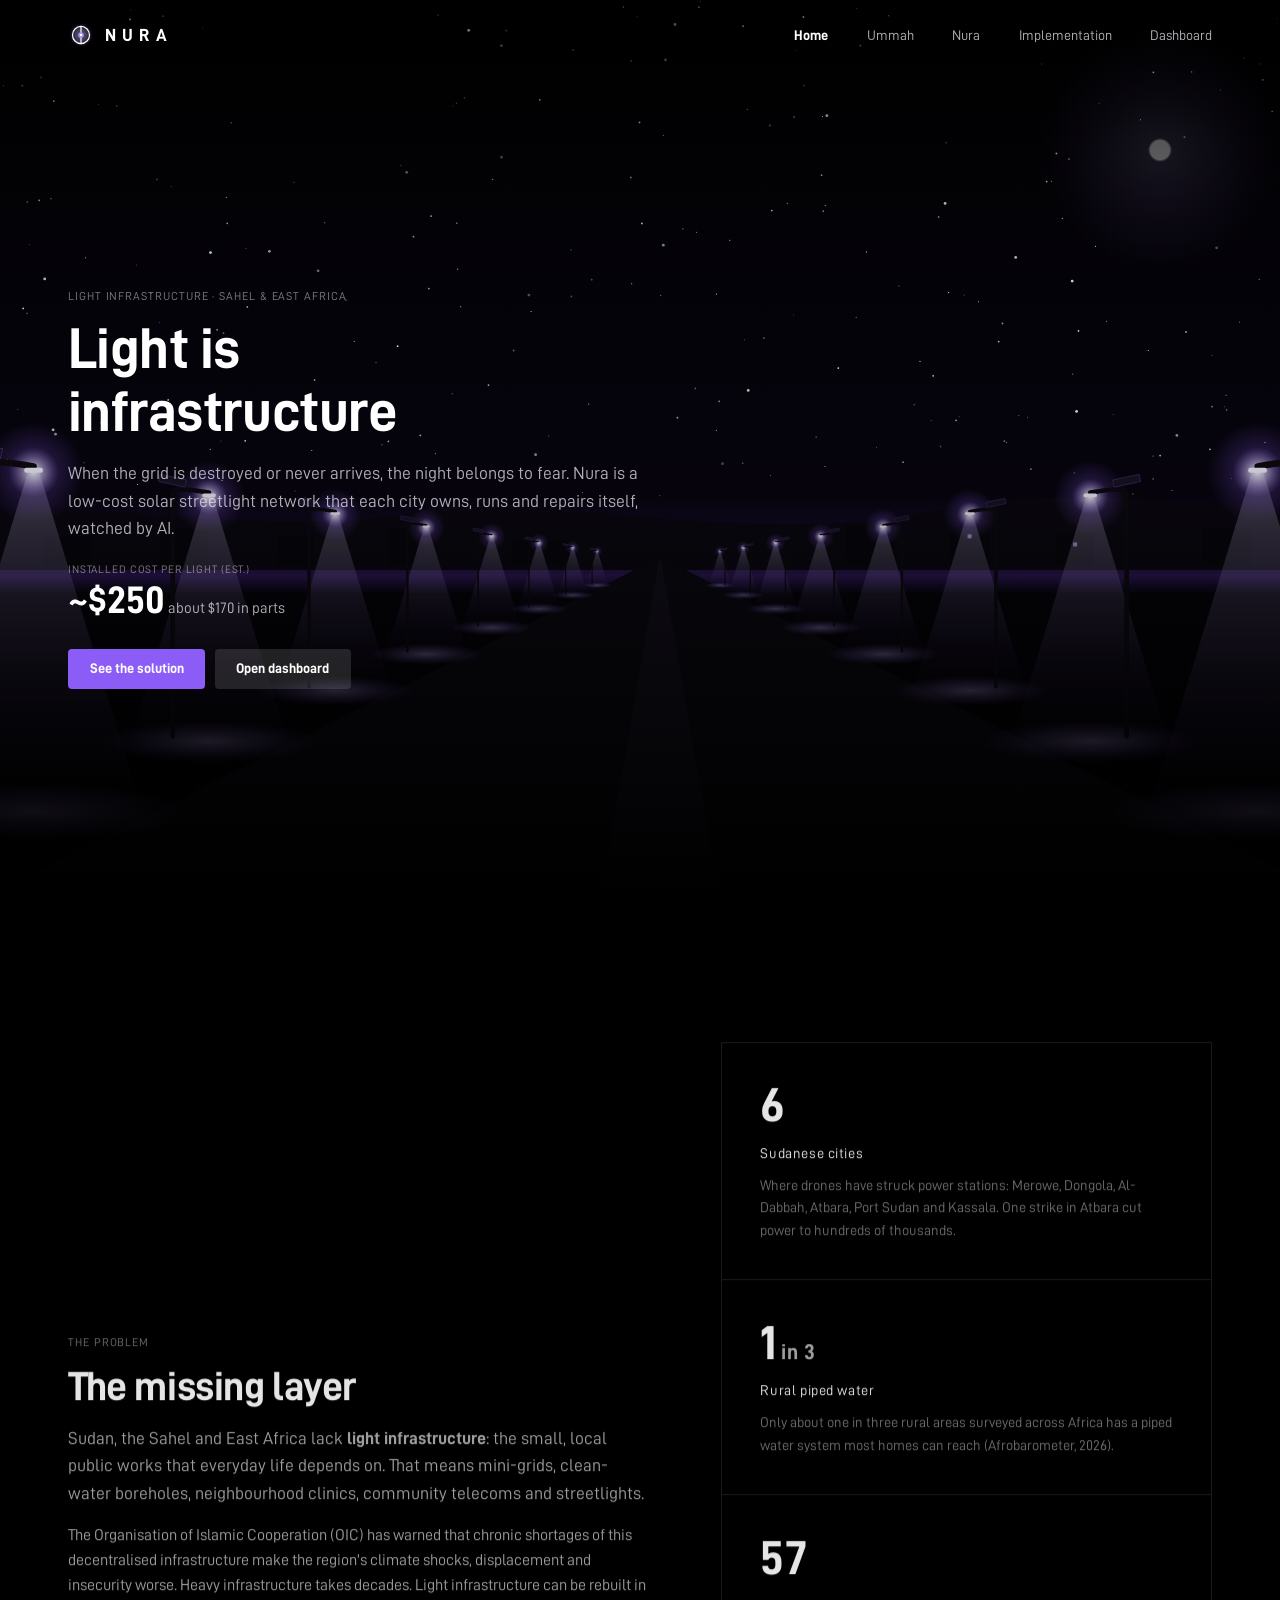
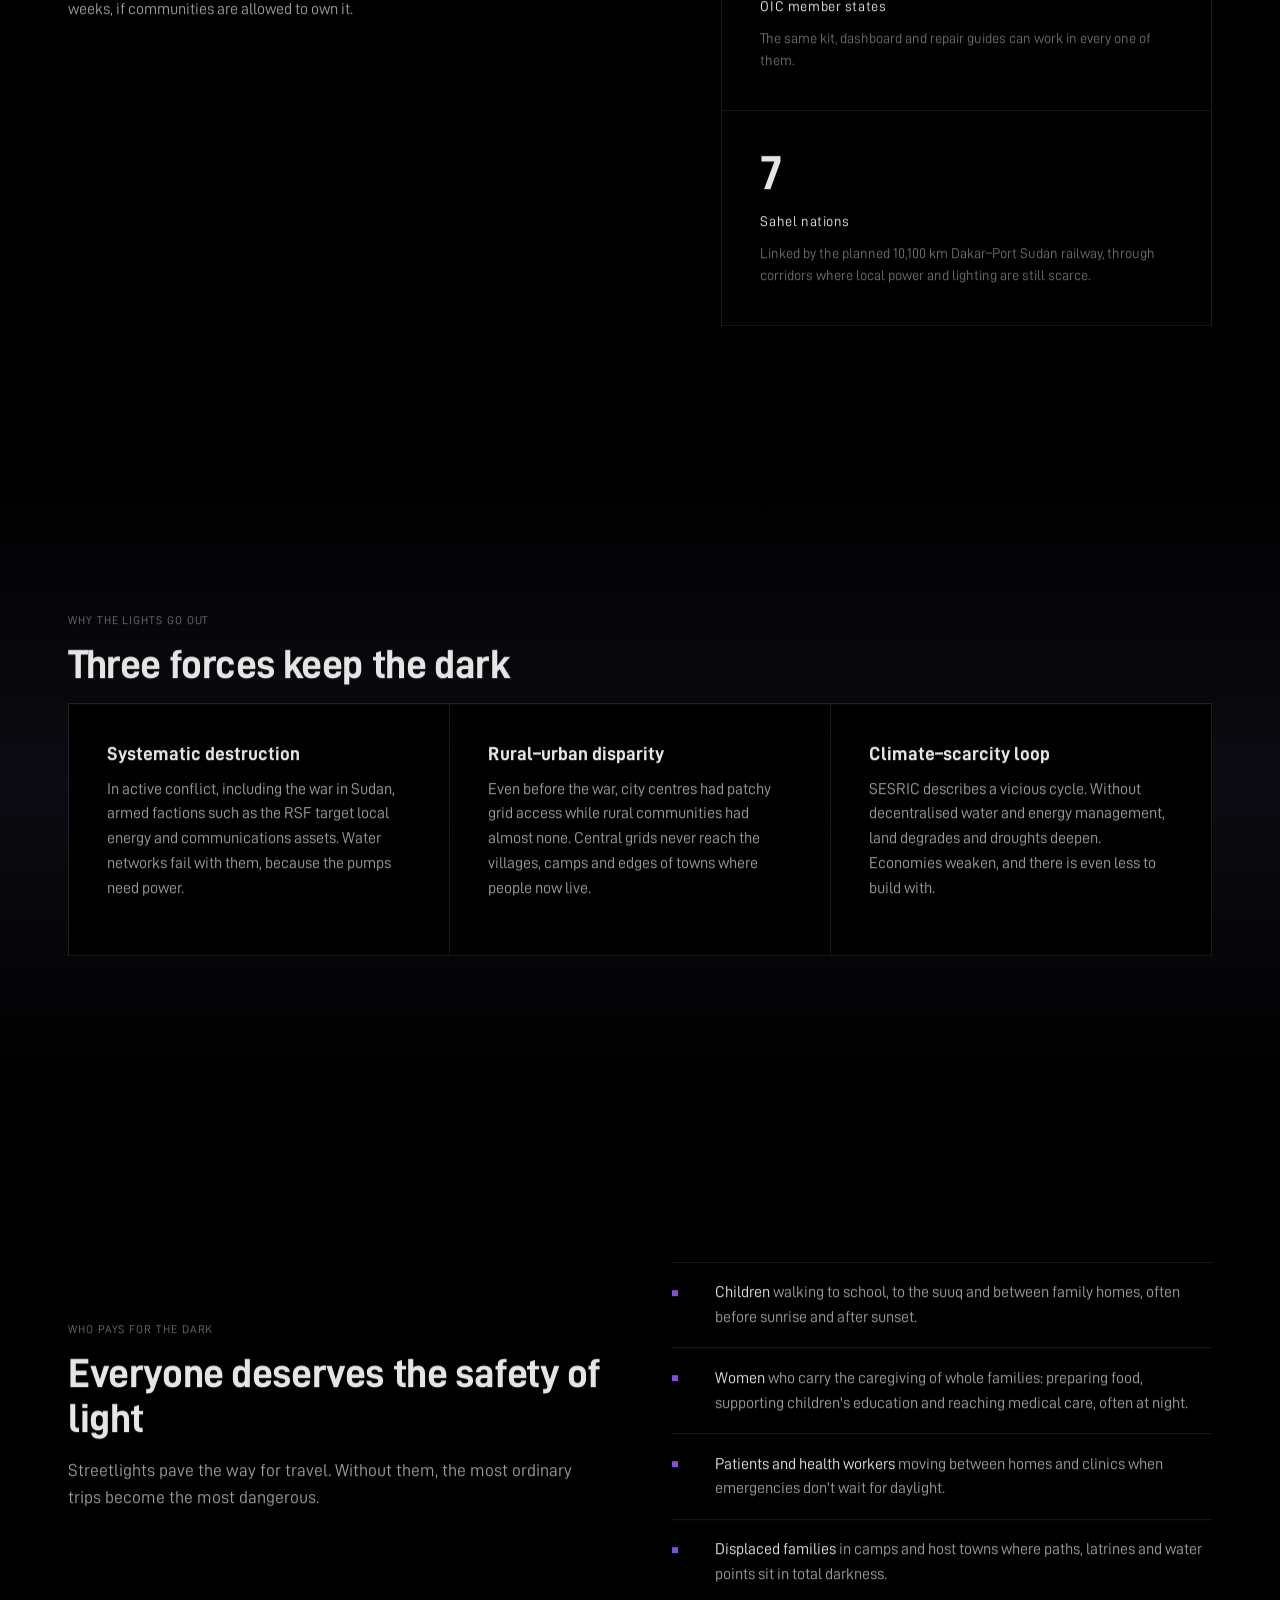
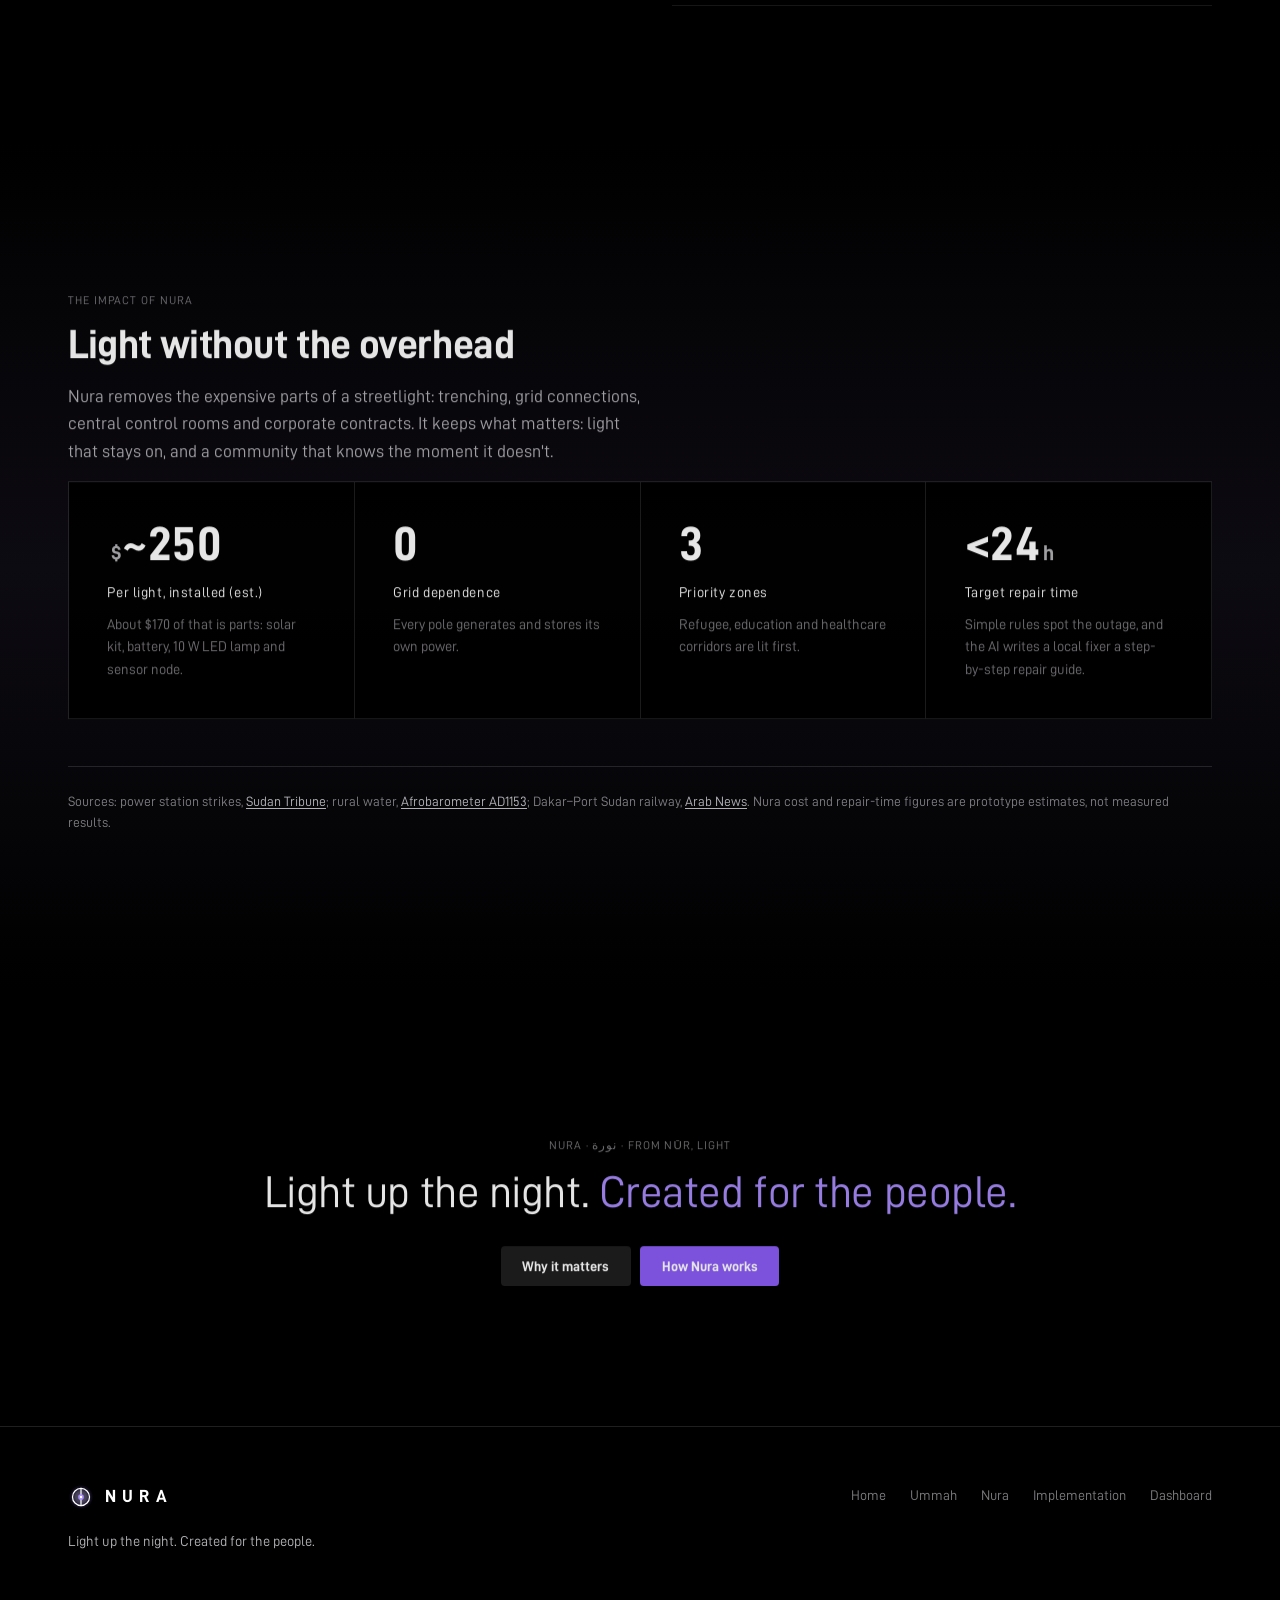
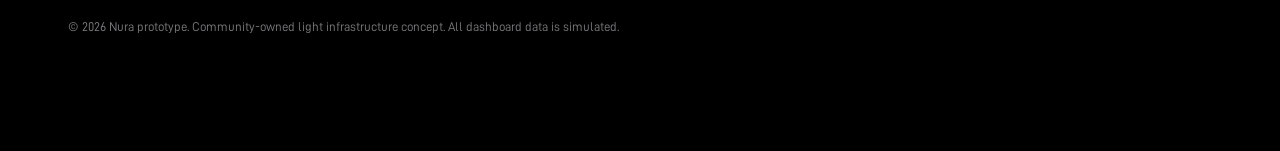
<file: index.html>
<!doctype html>
<html lang="en">
<head>
  <meta charset="utf-8">
  <meta name="viewport" content="width=device-width, initial-scale=1">
  <meta http-equiv="Content-Security-Policy" content="default-src 'self'; script-src 'none'; style-src 'self'; img-src 'self'; object-src 'none'; base-uri 'self'; form-action 'none'">
  <title>Nura</title>
  <meta http-equiv="refresh" content="0; url=frontend/">
  <link rel="canonical" href="frontend/">
</head>
<body bgcolor="#000000" text="#ffffff">
  <p><a href="frontend/">Open Nura</a></p>
</body>
</html>
</file>
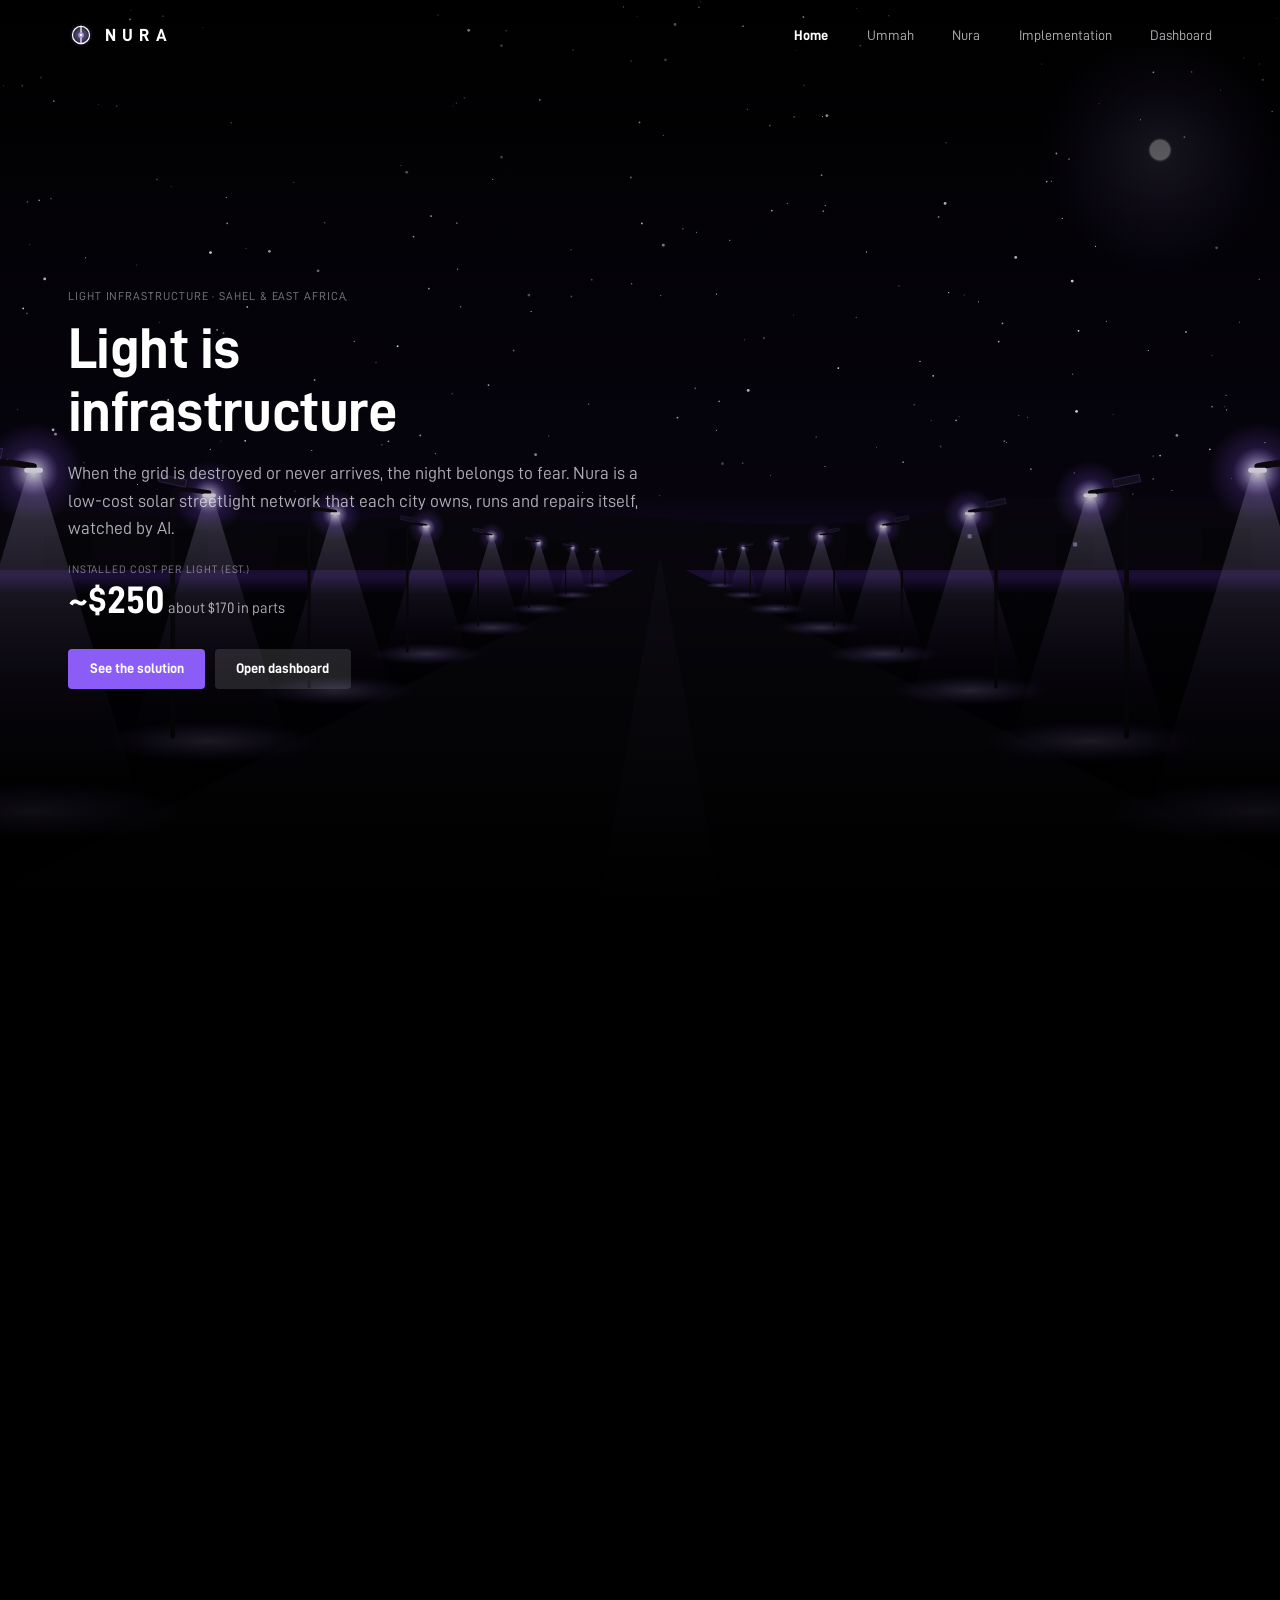
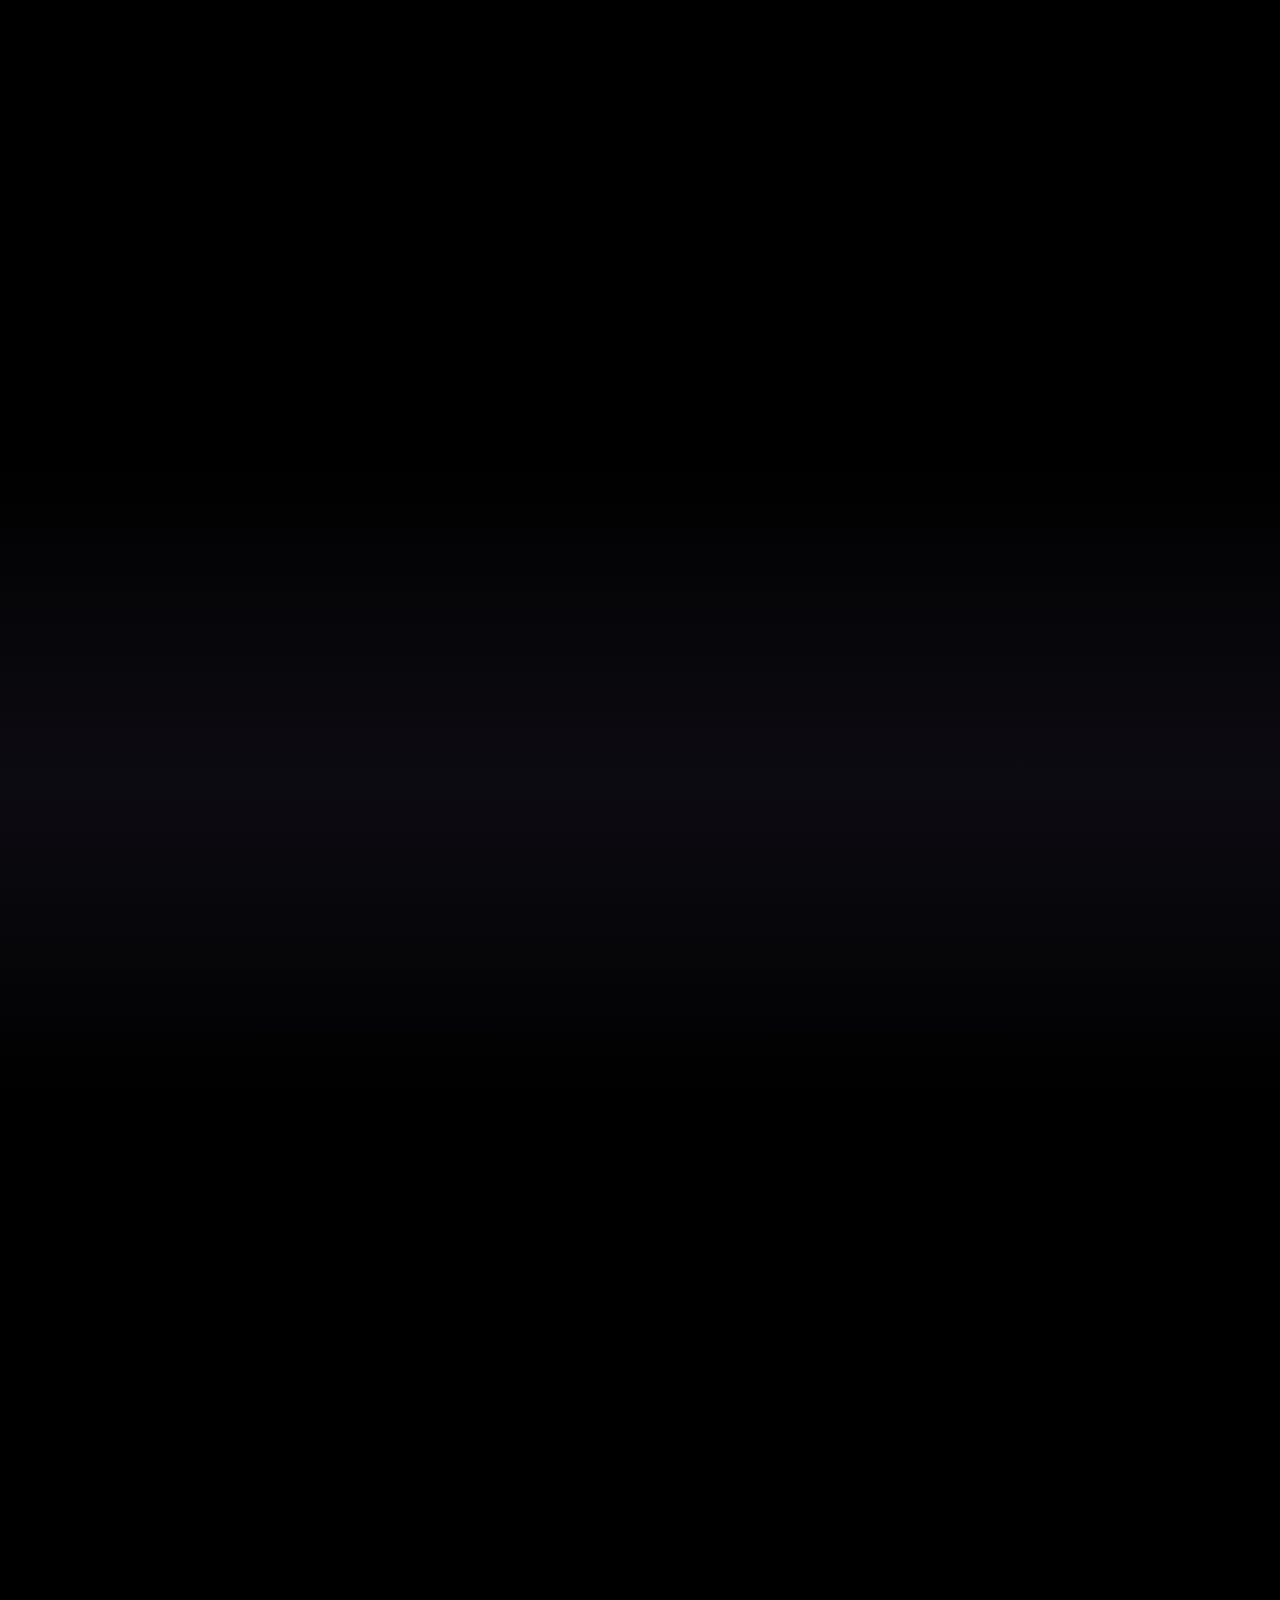
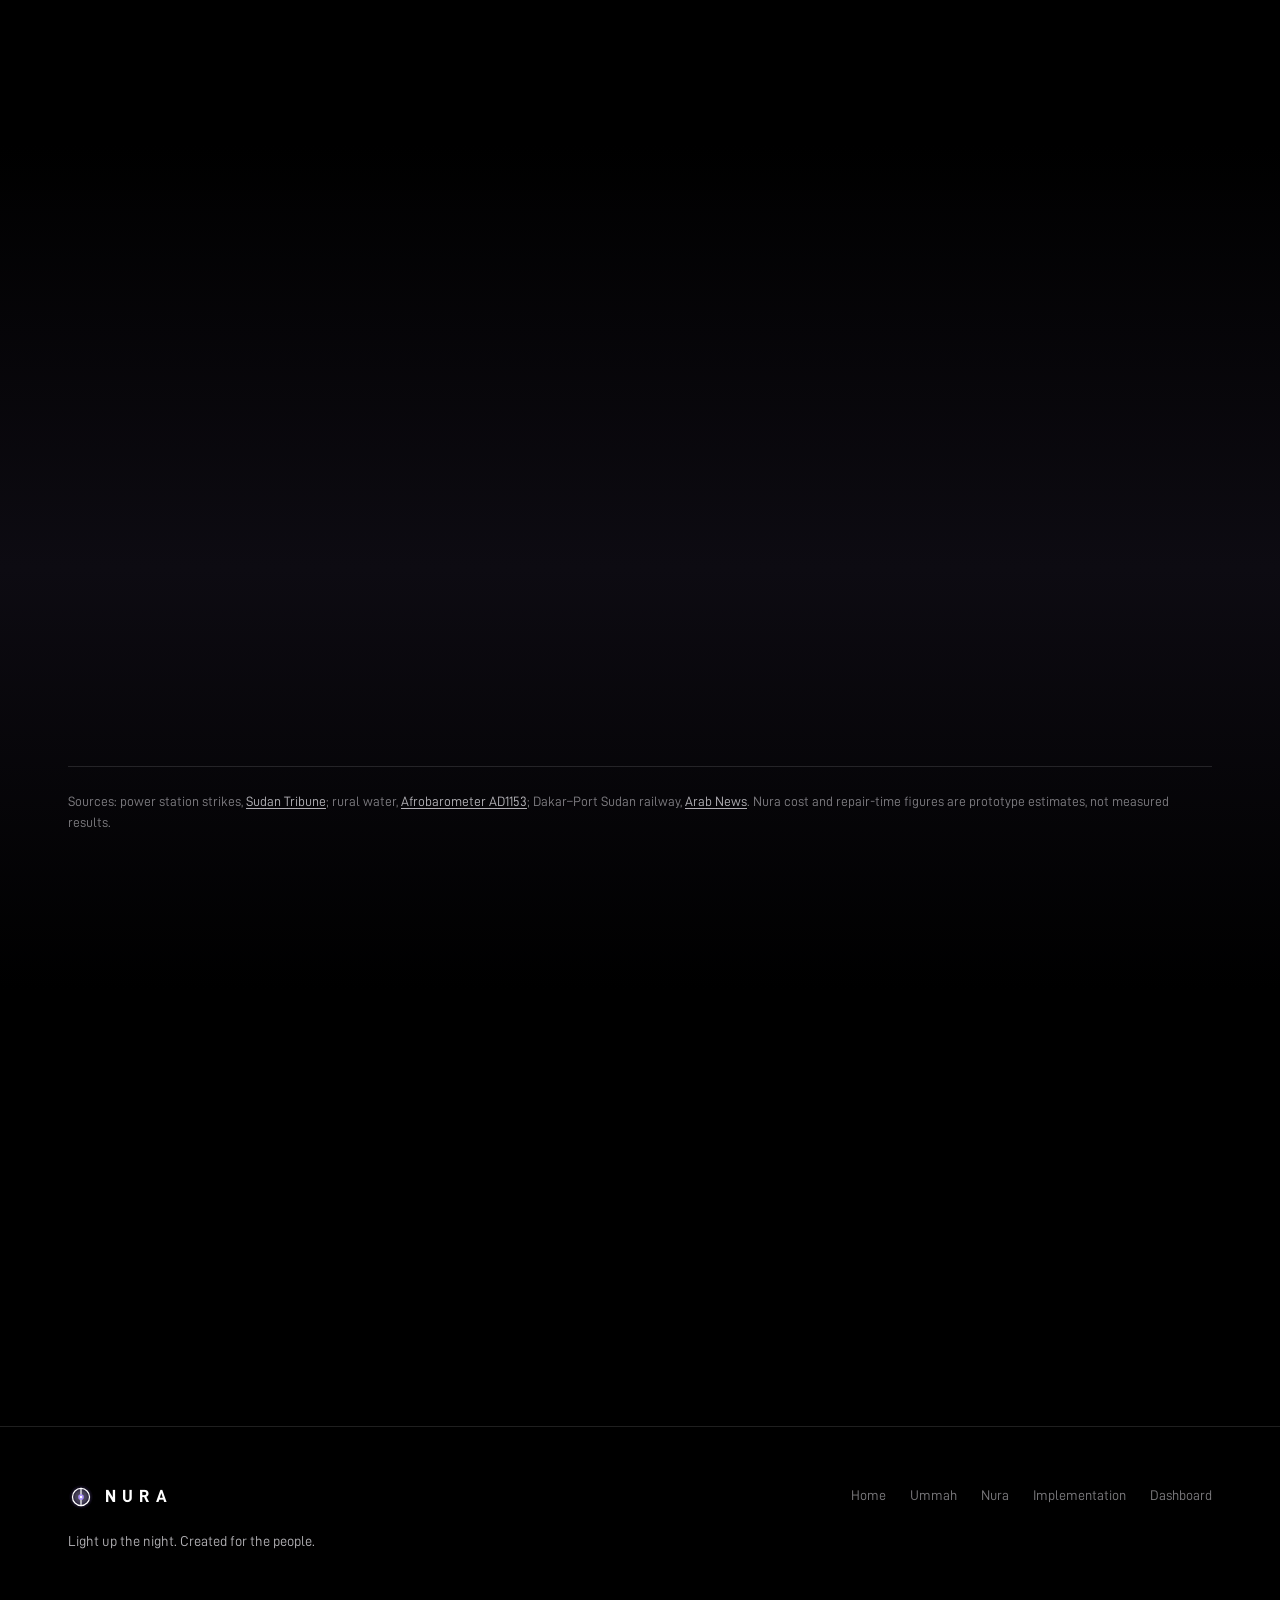
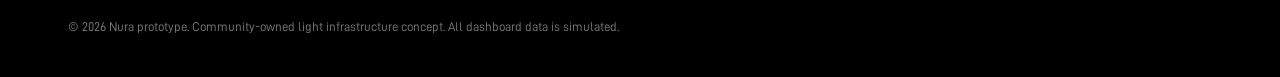
<file: frontend/index.html>
<!doctype html>
<html lang="en">
<head>
  <meta charset="utf-8">
  <meta name="viewport" content="width=device-width, initial-scale=1, viewport-fit=cover">
  <meta http-equiv="Content-Security-Policy" content="default-src 'self'; script-src 'self'; style-src 'self'; font-src 'self'; img-src 'self' data:; connect-src 'self'; object-src 'none'; base-uri 'self'; form-action 'none'">
  <meta name="referrer" content="strict-origin-when-cross-origin">
  <title>Nura | Light is infrastructure</title>
  <meta name="description" content="Nura is a city-owned, solar-powered streetlight network with AI-assisted outage monitoring for Sudan, Somalia and the wider Sahel and East Africa.">
  <meta name="theme-color" content="#000000">
  <link rel="icon" href="assets/img/favicon.svg" type="image/svg+xml">
  <link rel="preload" href="assets/fonts/D-DIN-Bold.woff" as="font" type="font/woff" crossorigin>
  <link rel="stylesheet" href="assets/css/nura.css">
  <script src="assets/js/site.js" defer></script>
</head>
<body>
  <a class="skip-link" href="#main">Skip to content</a>

  <header class="nav">
    <div class="container nav__inner">
      <a class="brand" href="index.html" aria-label="Nura home"><img src="assets/img/logo.svg" alt="" width="26" height="26">NURA</a>
      <button class="nav__toggle" type="button" aria-expanded="false" aria-controls="nav-links" aria-label="Open menu"><span></span><span></span><span></span></button>
      <ul class="nav__links" id="nav-links">
        <li><a href="index.html" aria-current="page">Home</a></li>
        <li><a href="ummah.html">Ummah</a></li>
        <li><a href="nura.html">Nura</a></li>
        <li><a href="implementation.html">Implementation</a></li>
        <li><a href="dashboard.html">Dashboard</a></li>
      </ul>
    </div>
  </header>

  <main id="main">
    <!-- Hero -->
    <section class="hero">
      <div class="hero__bg hero__bg--street" role="img" aria-label="A Sahel road at night lined with purple-white solar streetlights"></div>
      <div class="container">
        <div class="hero__content">
          <span class="eyebrow">Light infrastructure · Sahel &amp; East Africa</span>
          <h1>Light is<br>infrastructure</h1>
          <p>When the grid is destroyed or never arrives, the night belongs to fear. Nura is a low-cost solar streetlight network that each city owns, runs and repairs itself, watched by AI.</p>
          <div class="hero__figure">
            <span>Installed cost per light (est.)</span>
            <strong>~$250</strong><small>about $170 in parts</small>
          </div>
          <div class="btn-row">
            <a class="btn btn--primary" href="nura.html">See the solution</a>
            <a class="btn" href="dashboard.html">Open dashboard</a>
          </div>
        </div>
      </div>
    </section>

    <!-- The problem -->
    <section class="section" aria-labelledby="problem-title">
      <div class="container split split--wide-left">
        <div class="reveal">
          <span class="eyebrow">The problem</span>
          <h2 id="problem-title">The missing layer</h2>
          <p class="lede">Sudan, the Sahel and East Africa lack <strong>light infrastructure</strong>: the small, local public works that everyday life depends on. That means mini-grids, clean-water boreholes, neighbourhood clinics, community telecoms and streetlights.</p>
          <p>The Organisation of Islamic Cooperation (OIC) has warned that chronic shortages of this decentralised infrastructure make the region's climate shocks, displacement and insecurity worse. Heavy infrastructure takes decades. Light infrastructure can be rebuilt in weeks, if communities are allowed to own it.</p>
        </div>
        <div class="grid grid--2 reveal">
          <div class="stat">
            <div class="stat__value">6</div>
            <div class="stat__label">Sudanese cities</div>
            <div class="stat__note">Where drones have struck power stations: Merowe, Dongola, Al-Dabbah, Atbara, Port Sudan and Kassala. One strike in Atbara cut power to hundreds of thousands.</div>
          </div>
          <div class="stat">
            <div class="stat__value">1<small>in 3</small></div>
            <div class="stat__label">Rural piped water</div>
            <div class="stat__note">Only about one in three rural areas surveyed across Africa has a piped water system most homes can reach (Afrobarometer, 2026).</div>
          </div>
          <div class="stat">
            <div class="stat__value">57</div>
            <div class="stat__label">OIC member states</div>
            <div class="stat__note">The same kit, dashboard and repair guides can work in every one of them.</div>
          </div>
          <div class="stat">
            <div class="stat__value">7</div>
            <div class="stat__label">Sahel nations</div>
            <div class="stat__note">Linked by the planned 10,100 km Dakar–Port Sudan railway, through corridors where local power and lighting are still scarce.</div>
          </div>
        </div>
      </div>
    </section>

    <!-- Root causes -->
    <section class="section section--panel" aria-labelledby="causes-title">
      <div class="container">
        <div class="reveal">
          <span class="eyebrow">Why the lights go out</span>
          <h2 id="causes-title">Three forces keep the dark</h2>
        </div>
        <div class="grid grid--3 reveal">
          <article class="card">
            <h3>Systematic destruction</h3>
            <p>In active conflict, including the war in Sudan, armed factions such as the RSF target local energy and communications assets. Water networks fail with them, because the pumps need power.</p>
            <div class="card__meta">Impact · <strong>Cities blacked out</strong></div>
          </article>
          <article class="card">
            <h3>Rural–urban disparity</h3>
            <p>Even before the war, city centres had patchy grid access while rural communities had almost none. Central grids never reach the villages, camps and edges of towns where people now live.</p>
            <div class="card__meta">Impact · <strong>1 in 3 rural piped water</strong></div>
          </article>
          <article class="card">
            <h3>Climate–scarcity loop</h3>
            <p>SESRIC describes a vicious cycle. Without decentralised water and energy management, land degrades and droughts deepen. Economies weaken, and there is even less to build with.</p>
            <div class="card__meta">Impact · <strong>Self-reinforcing</strong></div>
          </article>
        </div>
      </div>
    </section>

    <!-- Who it hurts -->
    <section class="section" aria-labelledby="who-title">
      <div class="container split">
        <div class="reveal">
          <span class="eyebrow">Who pays for the dark</span>
          <h2 id="who-title">Everyone deserves the safety of light</h2>
          <p class="lede">Streetlights pave the way for travel. Without them, the most ordinary trips become the most dangerous.</p>
        </div>
        <div class="reveal">
          <ul class="checklist">
            <li><span><strong>Children</strong> walking to school, to the suuq and between family homes, often before sunrise and after sunset.</span></li>
            <li><span><strong>Women</strong> who carry the caregiving of whole families: preparing food, supporting children's education and reaching medical care, often at night.</span></li>
            <li><span><strong>Patients and health workers</strong> moving between homes and clinics when emergencies don't wait for daylight.</span></li>
            <li><span><strong>Displaced families</strong> in camps and host towns where paths, latrines and water points sit in total darkness.</span></li>
          </ul>
        </div>
      </div>
    </section>

    <!-- Impact -->
    <section class="section section--panel" aria-labelledby="impact-title">
      <div class="container">
        <div class="reveal">
          <span class="eyebrow">The impact of Nura</span>
          <h2 id="impact-title">Light without the overhead</h2>
          <p class="lede">Nura removes the expensive parts of a streetlight: trenching, grid connections, central control rooms and corporate contracts. It keeps what matters: light that stays on, and a community that knows the moment it doesn't.</p>
        </div>
        <div class="grid grid--4 reveal">
          <div class="stat">
            <div class="stat__value"><small>$</small>~250</div>
            <div class="stat__label">Per light, installed (est.)</div>
            <div class="stat__note">About $170 of that is parts: solar kit, battery, 10 W LED lamp and sensor node.</div>
          </div>
          <div class="stat">
            <div class="stat__value">0</div>
            <div class="stat__label">Grid dependence</div>
            <div class="stat__note">Every pole generates and stores its own power.</div>
          </div>
          <div class="stat">
            <div class="stat__value">3</div>
            <div class="stat__label">Priority zones</div>
            <div class="stat__note">Refugee, education and healthcare corridors are lit first.</div>
          </div>
          <div class="stat">
            <div class="stat__value">&lt;24<small>h</small></div>
            <div class="stat__label">Target repair time</div>
            <div class="stat__note">Simple rules spot the outage, and the AI writes a local fixer a step-by-step repair guide.</div>
          </div>
        </div>
        <p class="sources">Sources: power station strikes, <a href="https://sudantribune.com/article/316269">Sudan Tribune</a>; rural water, <a href="https://www.afrobarometer.org/publication/ad1153-water-supply-high-on-africans-policy-agenda-amid-persistent-access-and-service-gaps/">Afrobarometer AD1153</a>; Dakar–Port Sudan railway, <a href="https://www.arabnews.com/node/1198586/amp">Arab News</a>. Nura cost and repair-time figures are prototype estimates, not measured results.</p>
      </div>
    </section>

    <!-- Slogan -->
    <section class="section slogan" aria-label="Nura slogan">
      <div class="container reveal">
        <span class="eyebrow">Nura · نورة · from nūr, light</span>
        <blockquote>Light up the night. <em>Created for the people.</em></blockquote>
        <div class="btn-row btn-row--center">
          <a class="btn" href="ummah.html">Why it matters</a>
          <a class="btn btn--primary" href="nura.html">How Nura works</a>
        </div>
      </div>
    </section>
  </main>

  <footer class="footer">
    <div class="container footer__inner">
      <div>
        <a class="brand" href="index.html" aria-label="Nura home"><img src="assets/img/logo.svg" alt="" width="26" height="26">NURA</a>
        <p class="footer__slogan">Light up the night. Created for the people.</p>
      </div>
      <ul class="footer__links">
        <li><a href="index.html">Home</a></li>
        <li><a href="ummah.html">Ummah</a></li>
        <li><a href="nura.html">Nura</a></li>
        <li><a href="implementation.html">Implementation</a></li>
        <li><a href="dashboard.html">Dashboard</a></li>
      </ul>
      <p class="footer__legal">© <span id="year">2026</span> Nura prototype. Community-owned light infrastructure concept. All dashboard data is simulated.</p>
    </div>
  </footer>
</body>
</html>
</file>
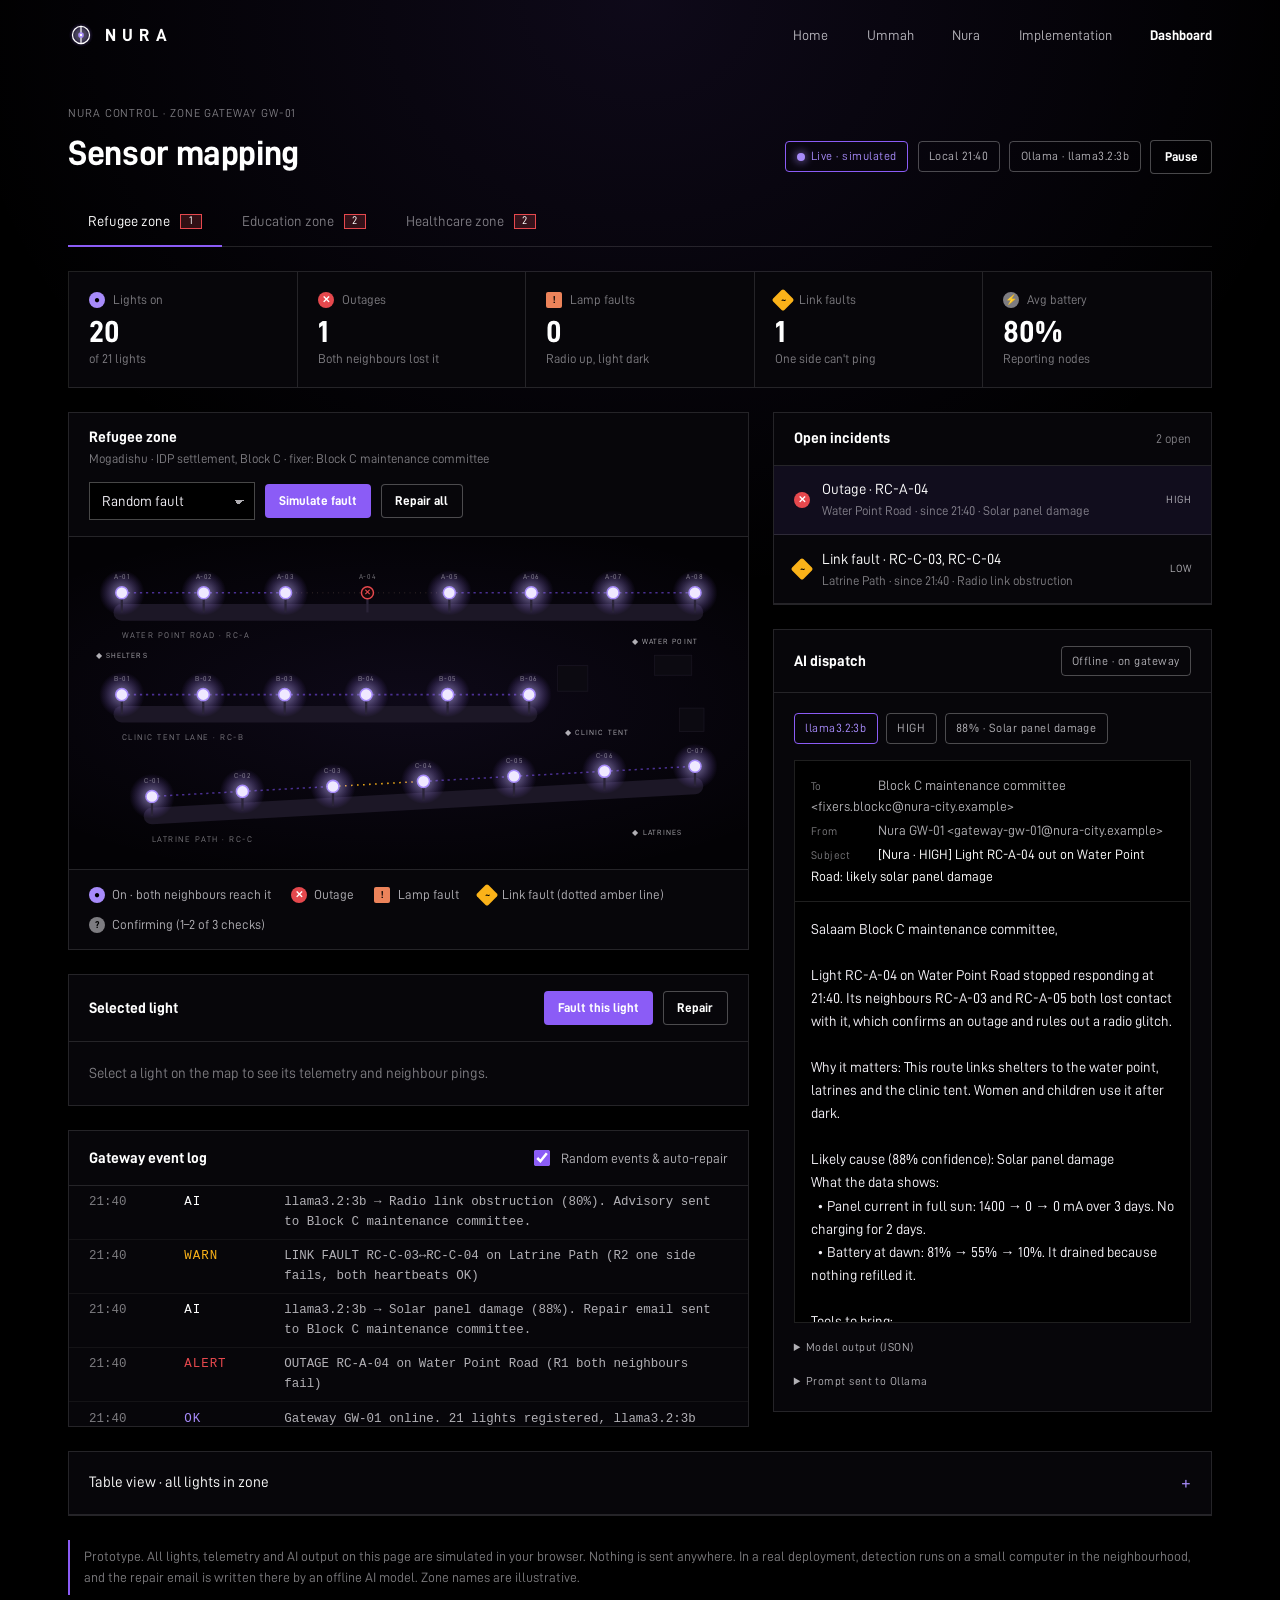
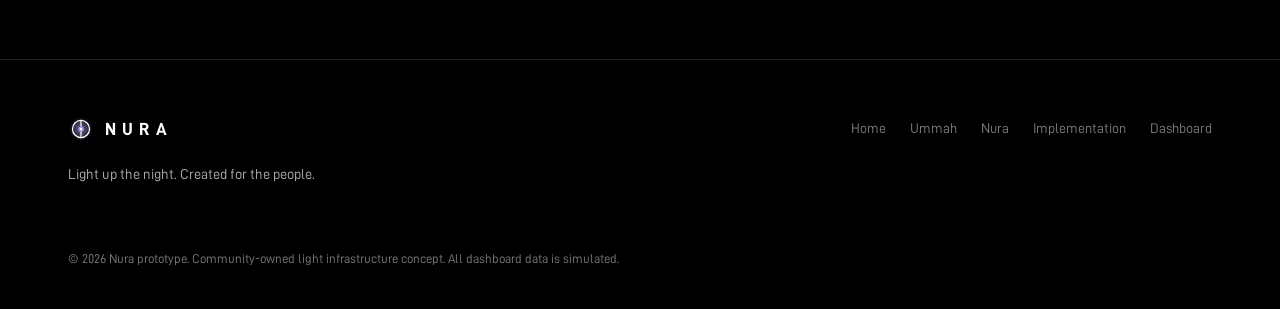
<file: frontend/dashboard.html>
<!doctype html>
<html lang="en">
<head>
  <meta charset="utf-8">
  <meta name="viewport" content="width=device-width, initial-scale=1, viewport-fit=cover">
  <meta http-equiv="Content-Security-Policy" content="default-src 'self'; script-src 'self'; style-src 'self'; font-src 'self'; img-src 'self' data:; connect-src 'self'; object-src 'none'; base-uri 'self'; form-action 'none'">
  <meta name="referrer" content="strict-origin-when-cross-origin">
  <title>Nura Dashboard | Sensor mapping</title>
  <meta name="description" content="Simulated Nura control dashboard: neighbour-ping sensor mapping across refugee, education and healthcare zones, with AI-written repair emails.">
  <meta name="theme-color" content="#000000">
  <link rel="icon" href="assets/img/favicon.svg" type="image/svg+xml">
  <link rel="preload" href="assets/fonts/D-DIN-Bold.woff" as="font" type="font/woff" crossorigin>
  <link rel="stylesheet" href="assets/css/nura.css">
  <script src="assets/js/site.js" defer></script>
  <script src="assets/js/dashboard.js" defer></script>
</head>
<body>
  <a class="skip-link" href="#main">Skip to content</a>

  <header class="nav is-scrolled">
    <div class="container nav__inner">
      <a class="brand" href="index.html" aria-label="Nura home"><img src="assets/img/logo.svg" alt="" width="26" height="26">NURA</a>
      <button class="nav__toggle" type="button" aria-expanded="false" aria-controls="nav-links" aria-label="Open menu"><span></span><span></span><span></span></button>
      <ul class="nav__links" id="nav-links">
        <li><a href="index.html">Home</a></li>
        <li><a href="ummah.html">Ummah</a></li>
        <li><a href="nura.html">Nura</a></li>
        <li><a href="implementation.html">Implementation</a></li>
        <li><a href="dashboard.html" aria-current="page">Dashboard</a></li>
      </ul>
    </div>
  </header>

  <main id="main" class="dash">
    <div class="container">
      <div class="dash__head">
        <div>
          <span class="eyebrow">Nura control · Zone gateway GW-01</span>
          <h1>Sensor mapping</h1>
        </div>
        <div class="dash__meta">
          <span class="tag tag--purple"><span class="live-dot" aria-hidden="true"></span>Live · simulated</span>
          <span class="tag" id="clock" aria-live="off">Local 21:40</span>
          <span class="tag">Ollama · llama3.2:3b</span>
          <button class="btn btn--sm btn--ghost" type="button" id="pause-btn" aria-pressed="false">Pause</button>
        </div>
      </div>

      <div class="tabs" role="tablist" aria-label="Priority zones">
        <button class="tab" role="tab" id="tab-refugee" aria-selected="true" aria-controls="zone-panel" data-zone="refugee">Refugee zone <span class="tab__badge" data-badge="refugee">0</span></button>
        <button class="tab" role="tab" id="tab-education" aria-selected="false" aria-controls="zone-panel" data-zone="education" tabindex="-1">Education zone <span class="tab__badge" data-badge="education">0</span></button>
        <button class="tab" role="tab" id="tab-healthcare" aria-selected="false" aria-controls="zone-panel" data-zone="healthcare" tabindex="-1">Healthcare zone <span class="tab__badge" data-badge="healthcare">0</span></button>
      </div>

      <div id="zone-panel" role="tabpanel" aria-labelledby="tab-refugee">
        <div class="kpis" aria-label="Zone status summary">
          <div class="kpi st-ok">
            <div class="kpi__label"><span class="status-icon" aria-hidden="true">●</span>Lights on</div>
            <div class="kpi__value" id="kpi-online">–</div>
            <div class="kpi__sub" id="kpi-online-sub">of – nodes</div>
          </div>
          <div class="kpi st-critical">
            <div class="kpi__label"><span class="status-icon" aria-hidden="true">✕</span>Outages</div>
            <div class="kpi__value" id="kpi-out">–</div>
            <div class="kpi__sub">Both neighbours lost it</div>
          </div>
          <div class="kpi st-serious">
            <div class="kpi__label"><span class="status-icon" aria-hidden="true">!</span>Lamp faults</div>
            <div class="kpi__value" id="kpi-lamp">–</div>
            <div class="kpi__sub">Radio up, light dark</div>
          </div>
          <div class="kpi st-warn">
            <div class="kpi__label"><span class="status-icon" aria-hidden="true"><span>~</span></span>Link faults</div>
            <div class="kpi__value" id="kpi-link">–</div>
            <div class="kpi__sub">One side can't ping</div>
          </div>
          <div class="kpi st-muted">
            <div class="kpi__label"><span class="status-icon" aria-hidden="true">⚡</span>Avg battery</div>
            <div class="kpi__value" id="kpi-battery">–</div>
            <div class="kpi__sub">Reporting nodes</div>
          </div>
        </div>

        <div class="dash__grid">
          <div>
            <section class="panel" aria-labelledby="zone-title">
              <div class="panel__head">
                <div>
                  <h2 class="panel__title" id="zone-title">Zone</h2>
                  <span class="kpi__sub" id="zone-sub"></span>
                </div>
                <div class="controls">
                  <label class="visually-hidden" for="fault-type">Fault to simulate</label>
                  <select class="select" id="fault-type">
                    <option value="auto">Random fault</option>
                    <option value="battery">Battery worn out</option>
                    <option value="panel">Solar panel damage</option>
                    <option value="controller">Charge controller</option>
                    <option value="led">LED lamp</option>
                    <option value="radio">Sensor radio</option>
                    <option value="vandal">Vandalism / conflict</option>
                    <option value="link">Link obstruction</option>
                  </select>
                  <button class="btn btn--sm btn--primary" type="button" id="break-btn">Simulate fault</button>
                  <button class="btn btn--sm btn--ghost" type="button" id="repair-all-btn">Repair all</button>
                </div>
              </div>
              <div class="map-wrap">
                <svg id="map" viewBox="0 0 900 440" role="group" aria-label="Street map of streetlights. Select a light to inspect it, or a link line to obstruct it."></svg>
              </div>
              <div class="legend" aria-label="Legend">
                <span class="legend__item st-ok"><span class="status-icon" aria-hidden="true">●</span>On · both neighbours reach it</span>
                <span class="legend__item st-critical"><span class="status-icon" aria-hidden="true">✕</span>Outage</span>
                <span class="legend__item st-serious"><span class="status-icon" aria-hidden="true">!</span>Lamp fault</span>
                <span class="legend__item st-warn"><span class="status-icon" aria-hidden="true"><span>~</span></span>Link fault (dotted amber line)</span>
                <span class="legend__item st-muted"><span class="status-icon" aria-hidden="true">?</span>Confirming (1–2 of 3 checks)</span>
              </div>
            </section>

            <section class="panel" aria-labelledby="inspector-title">
              <div class="panel__head">
                <h2 class="panel__title" id="inspector-title">Selected light</h2>
                <div class="controls">
                  <button class="btn btn--sm btn--primary" type="button" id="break-selected-btn" disabled>Fault this light</button>
                  <button class="btn btn--sm btn--ghost" type="button" id="repair-selected-btn" disabled>Repair</button>
                </div>
              </div>
              <div class="panel__body">
                <p class="empty" id="inspector-empty">Select a light on the map to see its telemetry and neighbour pings.</p>
                <dl class="inspector" id="inspector" hidden></dl>
              </div>
            </section>

            <section class="panel" aria-labelledby="log-title">
              <div class="panel__head">
                <h2 class="panel__title" id="log-title">Gateway event log</h2>
                <label class="switch"><input type="checkbox" id="auto-events" checked> Random events &amp; auto-repair</label>
              </div>
              <ol class="log" id="log" aria-live="polite" aria-relevant="additions"></ol>
            </section>
          </div>

          <div>
            <section class="panel" aria-labelledby="incidents-title">
              <div class="panel__head">
                <h2 class="panel__title" id="incidents-title">Open incidents</h2>
                <span class="kpi__sub" id="incident-count">0 open</span>
              </div>
              <ul class="incidents" id="incidents"></ul>
              <p class="empty panel__body" id="incidents-empty">No open incidents in this zone. Every light is reachable.</p>
            </section>

            <section class="panel" aria-labelledby="ai-title">
              <div class="panel__head">
                <h2 class="panel__title" id="ai-title">AI dispatch</h2>
                <span class="tag">Offline · on gateway</span>
              </div>
              <div class="panel__body">
                <div class="ai-meta" id="ai-meta"></div>
                <p class="empty" id="ai-empty">When an incident opens, the gateway model reads the light's last telemetry and writes a repair email for the zone's local fixer.</p>
                <article class="email" id="email" hidden>
                  <div class="email__head">
                    <div><b>To</b><span id="email-to"></span></div>
                    <div><b>From</b><span id="email-from"></span></div>
                    <div><b>Subject</b><span class="email__subject" id="email-subject"></span></div>
                  </div>
                  <pre class="email__body" id="email-body"></pre>
                </article>
                <details class="disclosure" id="diag-details" hidden>
                  <summary>Model output (JSON)</summary>
                  <pre class="json" id="diag-json"></pre>
                </details>
                <details class="disclosure" id="prompt-details" hidden>
                  <summary>Prompt sent to Ollama</summary>
                  <pre class="json" id="prompt-text"></pre>
                </details>
              </div>
            </section>
          </div>
        </div>

        <details class="panel disclosure-panel" id="table-details">
          <summary class="panel__head"><span class="panel__title">Table view · all lights in zone</span></summary>
          <div class="table-wrap">
            <table>
              <thead>
                <tr><th scope="col">Light</th><th scope="col">Street</th><th scope="col">Status</th><th scope="col" class="num">Battery</th><th scope="col" class="num">Charge W</th><th scope="col">Left ping</th><th scope="col">Right ping</th><th scope="col">Heartbeat</th></tr>
              </thead>
              <tbody id="node-table"></tbody>
            </table>
          </div>
        </details>
      </div>

      <p class="notice">Prototype. All lights, telemetry and AI output on this page are simulated in your browser. Nothing is sent anywhere. In a real deployment, detection runs on a small computer in the neighbourhood, and the repair email is written there by an offline AI model. Zone names are illustrative.</p>
    </div>
  </main>

  <footer class="footer">
    <div class="container footer__inner">
      <div>
        <a class="brand" href="index.html" aria-label="Nura home"><img src="assets/img/logo.svg" alt="" width="26" height="26">NURA</a>
        <p class="footer__slogan">Light up the night. Created for the people.</p>
      </div>
      <ul class="footer__links">
        <li><a href="index.html">Home</a></li>
        <li><a href="ummah.html">Ummah</a></li>
        <li><a href="nura.html">Nura</a></li>
        <li><a href="implementation.html">Implementation</a></li>
        <li><a href="dashboard.html">Dashboard</a></li>
      </ul>
      <p class="footer__legal">© <span id="year">2026</span> Nura prototype. Community-owned light infrastructure concept. All dashboard data is simulated.</p>
    </div>
  </footer>
</body>
</html>
</file>
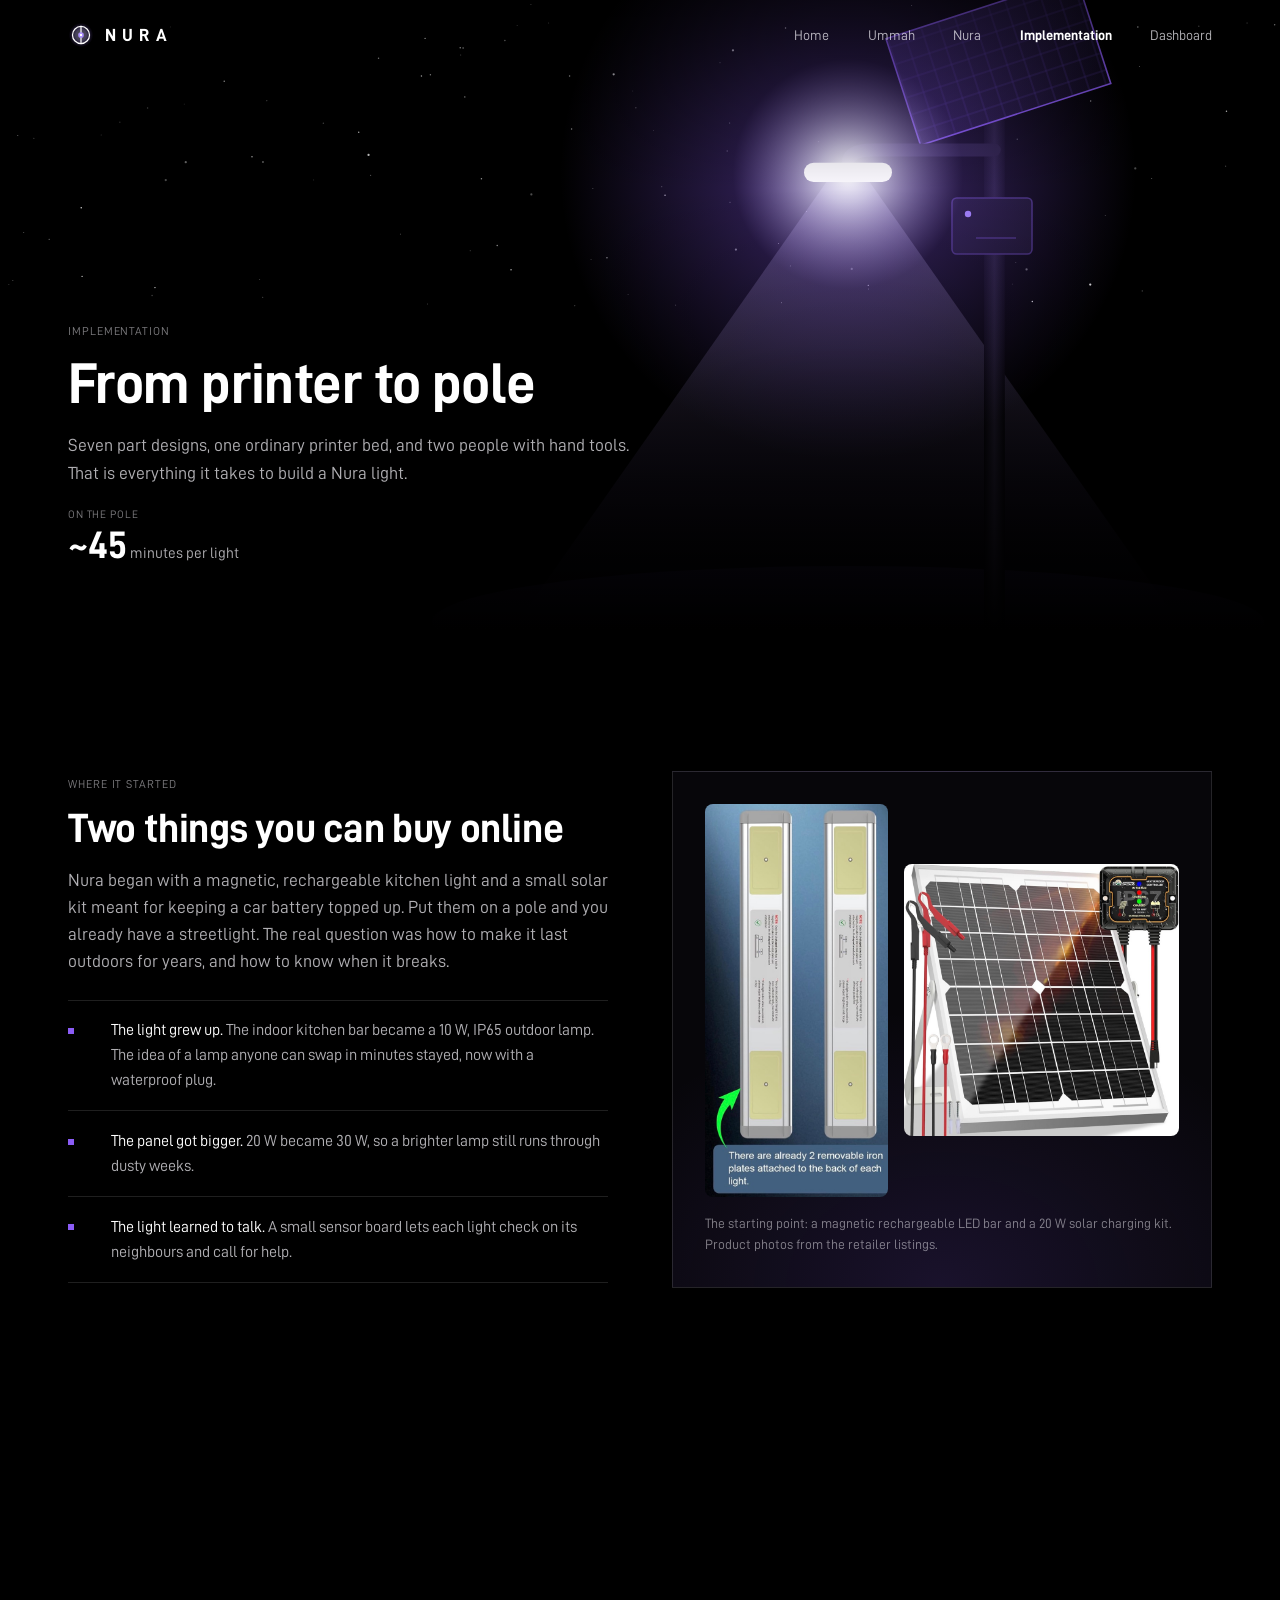
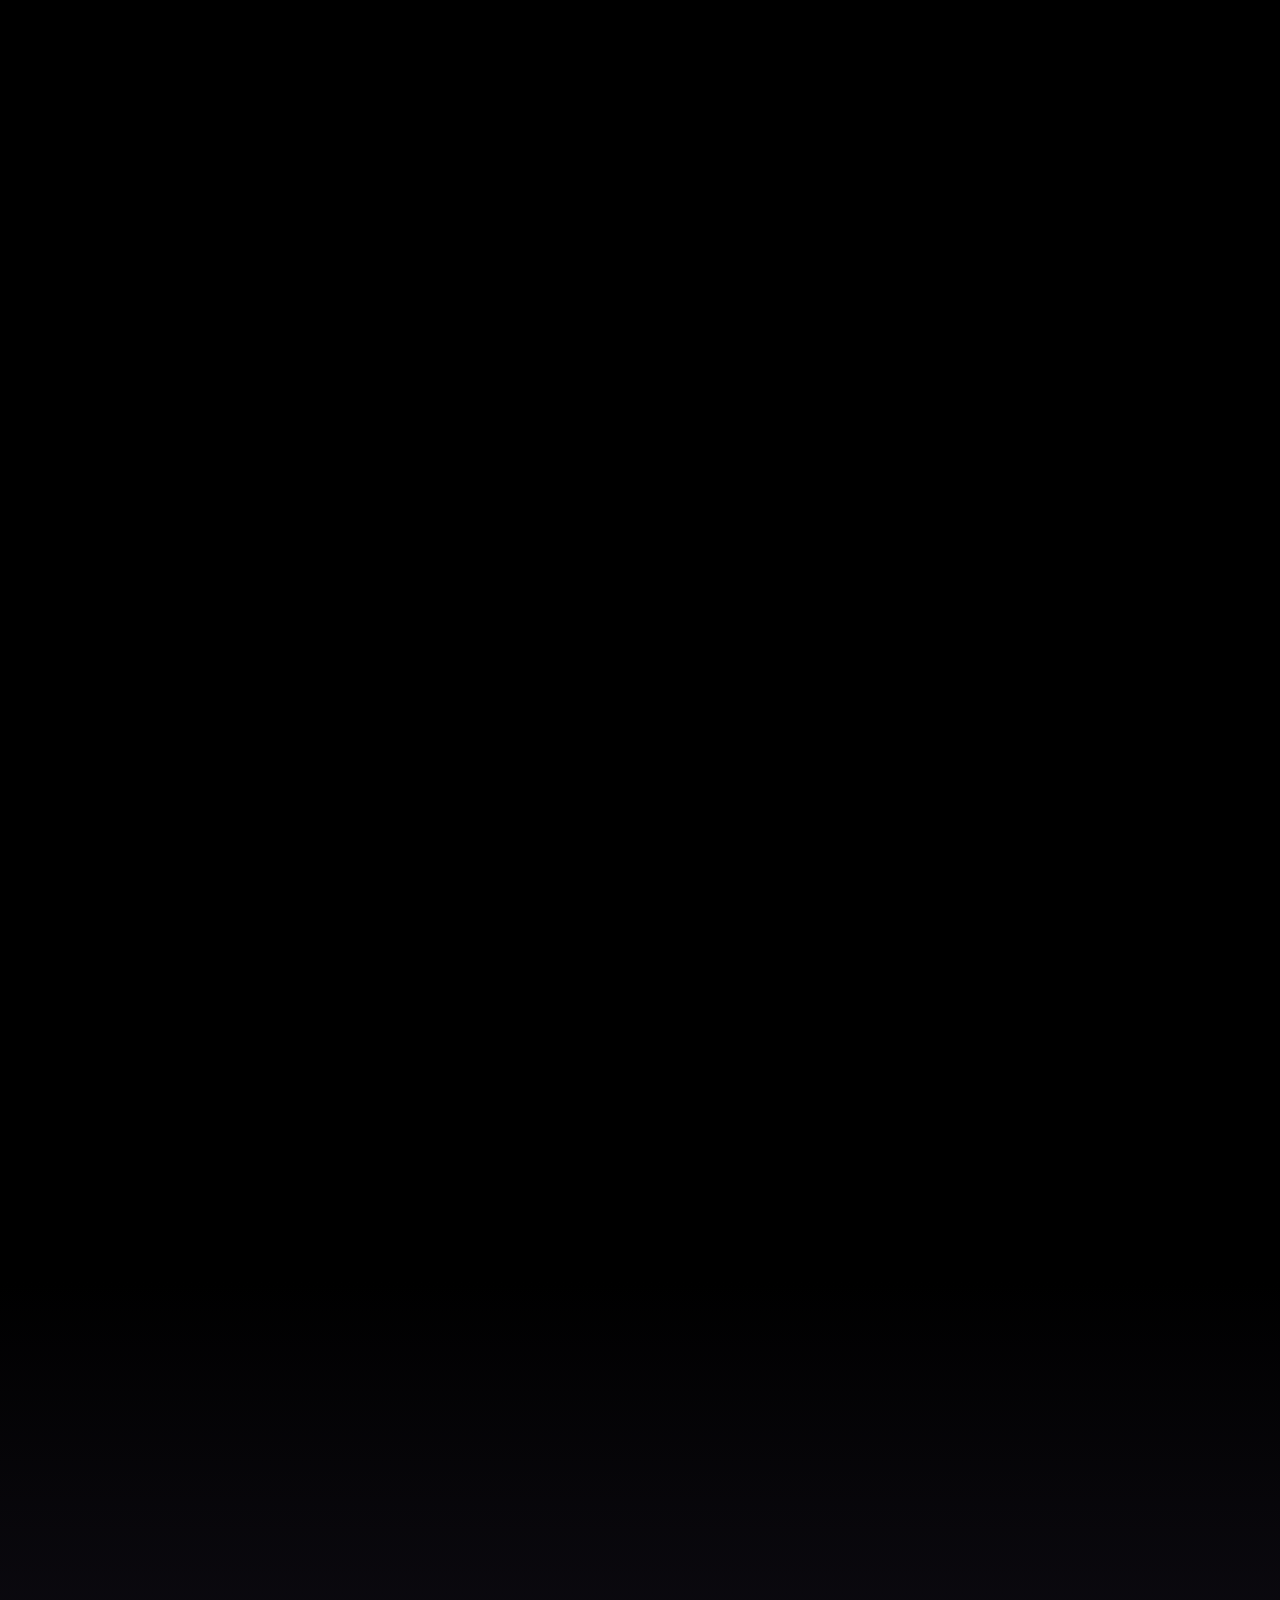
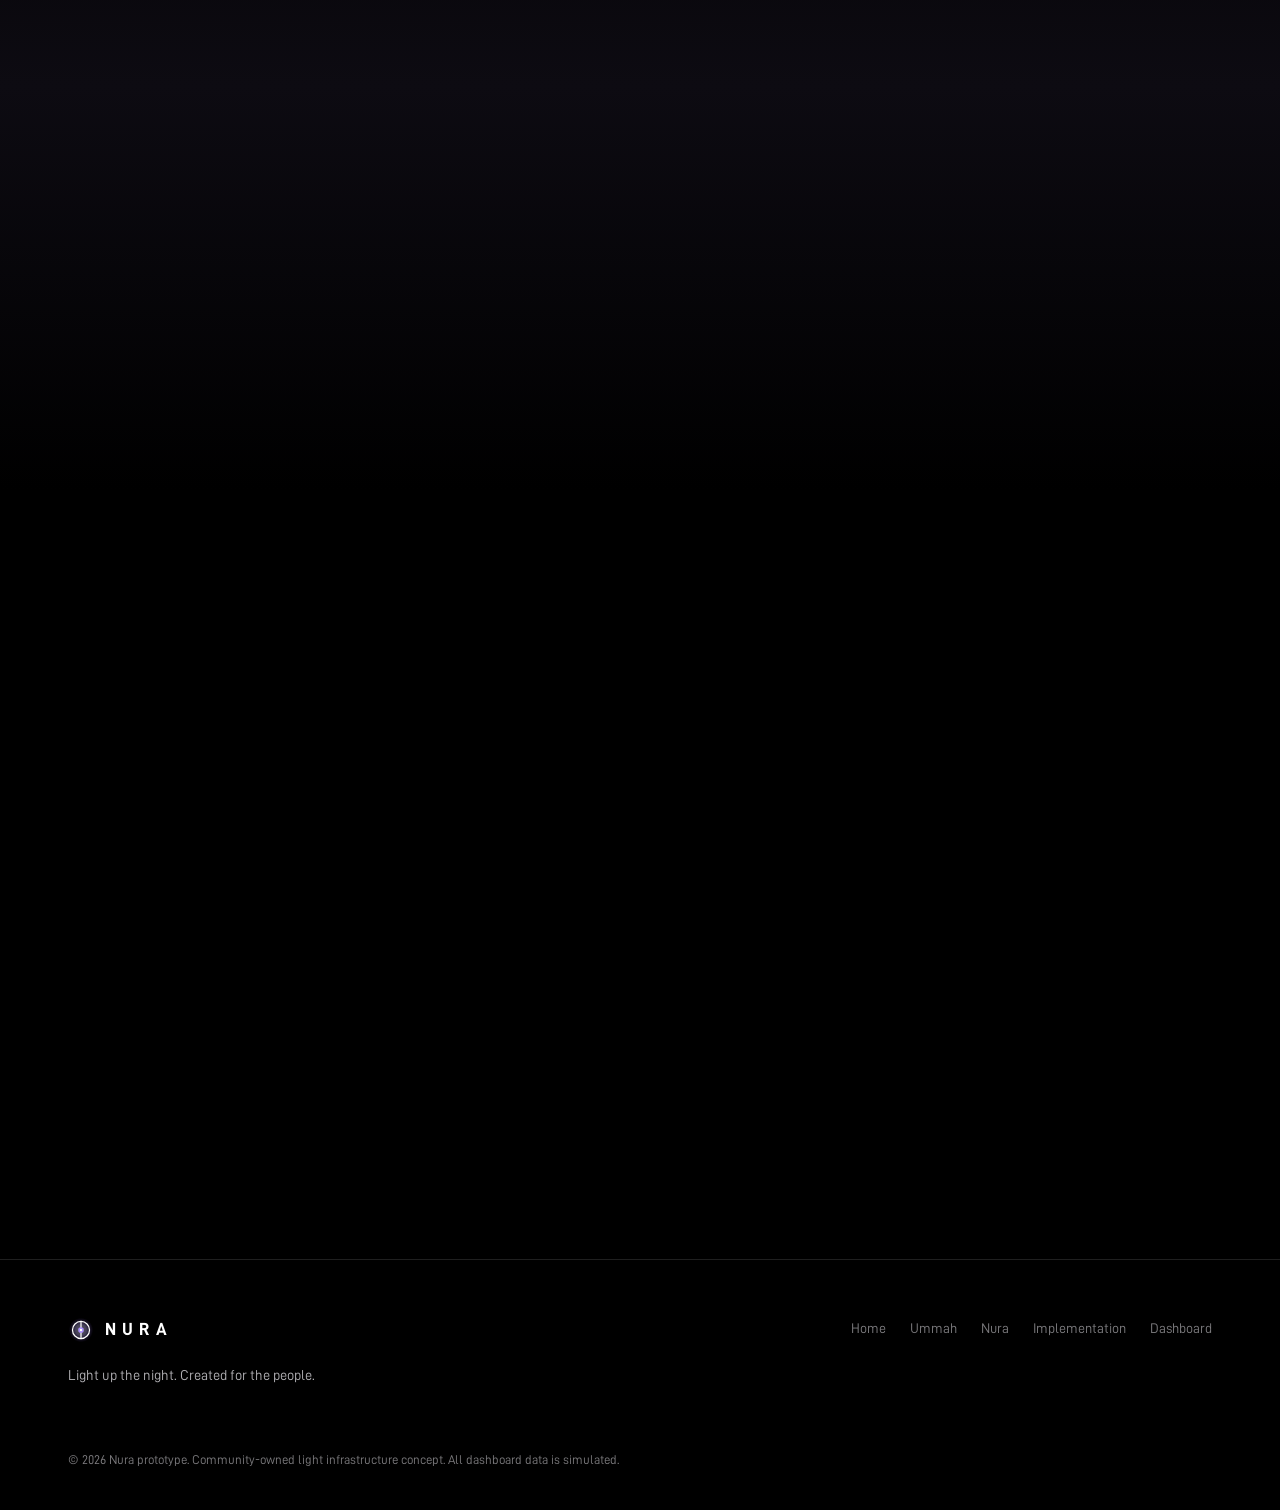
<file: frontend/implementation.html>
<!doctype html>
<html lang="en">
<head>
  <meta charset="utf-8">
  <meta name="viewport" content="width=device-width, initial-scale=1, viewport-fit=cover">
  <meta http-equiv="Content-Security-Policy" content="default-src 'self'; script-src 'self'; style-src 'self'; font-src 'self'; img-src 'self' data:; connect-src 'self'; object-src 'none'; base-uri 'self'; form-action 'none'">
  <meta name="referrer" content="strict-origin-when-cross-origin">
  <title>Nura | Implementation</title>
  <meta name="description" content="How a Nura light is built: seven printed parts that fit one 250 mm printer bed, assembled on the pole in four stages.">
  <meta name="theme-color" content="#000000">
  <link rel="icon" href="assets/img/favicon.svg" type="image/svg+xml">
  <link rel="preload" href="assets/fonts/D-DIN-Bold.woff" as="font" type="font/woff" crossorigin>
  <link rel="stylesheet" href="assets/css/nura.css">
  <script src="assets/js/site.js" defer></script>
</head>
<body>
  <a class="skip-link" href="#main">Skip to content</a>

  <header class="nav">
    <div class="container nav__inner">
      <a class="brand" href="index.html" aria-label="Nura home"><img src="assets/img/logo.svg" alt="" width="26" height="26">NURA</a>
      <button class="nav__toggle" type="button" aria-expanded="false" aria-controls="nav-links" aria-label="Open menu"><span></span><span></span><span></span></button>
      <ul class="nav__links" id="nav-links">
        <li><a href="index.html">Home</a></li>
        <li><a href="ummah.html">Ummah</a></li>
        <li><a href="nura.html">Nura</a></li>
        <li><a href="implementation.html" aria-current="page">Implementation</a></li>
        <li><a href="dashboard.html">Dashboard</a></li>
      </ul>
    </div>
  </header>

  <main id="main">
    <section class="hero hero--short">
      <div class="hero__bg hero__bg--node" role="img" aria-label="A Nura light node on a pole at night"></div>
      <div class="container">
        <div class="hero__content">
          <span class="eyebrow">Implementation</span>
          <h1>From printer to pole</h1>
          <p>Seven part designs, one ordinary printer bed, and two people with hand tools. That is everything it takes to build a Nura light.</p>
          <div class="hero__figure">
            <span>On the pole</span>
            <strong>~45</strong><small>minutes per light</small>
          </div>
        </div>
      </div>
    </section>

    <!-- Parts -->
    <!-- Where it started -->
    <section class="section" aria-labelledby="origin-title">
      <div class="container split split--top">
        <div class="reveal">
          <span class="eyebrow">Where it started</span>
          <h2 id="origin-title">Two things you can buy online</h2>
          <p class="lede">Nura began with a magnetic, rechargeable kitchen light and a small solar kit meant for keeping a car battery topped up. Put them on a pole and you already have a streetlight. The real question was how to make it last outdoors for years, and how to know when it breaks.</p>
          <ul class="checklist">
            <li><span><strong>The light grew up.</strong> The indoor kitchen bar became a 10 W, IP65 outdoor lamp. The idea of a lamp anyone can swap in minutes stayed, now with a waterproof plug.</span></li>
            <li><span><strong>The panel got bigger.</strong> 20 W became 30 W, so a brighter lamp still runs through dusty weeks.</span></li>
            <li><span><strong>The light learned to talk.</strong> A small sensor board lets each light check on its neighbours and call for help.</span></li>
          </ul>
        </div>
        <figure class="figure origin reveal">
          <div class="origin__grid">
            <img src="assets/img/inspiration-light.jpg" width="540" height="1158" loading="lazy" alt="Two slim silver magnetic LED light bars seen from the back, each with two removable iron plates">
            <img src="assets/img/inspiration-solar.jpg" width="900" height="892" loading="lazy" alt="A small monocrystalline solar panel on a stand, with a waterproof charge controller and battery clips">
          </div>
          <figcaption>The starting point: a magnetic rechargeable LED bar and a 20 W solar charging kit. Product photos from the retailer listings.</figcaption>
        </figure>
      </div>
    </section>

    <section class="section" aria-labelledby="parts-title">
      <div class="container">
        <div class="intro reveal">
          <span class="eyebrow">What you print</span>
          <h2 id="parts-title">Twelve pieces, seven designs</h2>
          <p class="lede">Each part has one job. Print them once, and the only other things you need are a store-bought panel, battery, lamp and a few bolts.</p>
        </div>

        <figure class="figure figure--wide reveal">
          <div class="diagram-scroll">
            <svg viewBox="0 0 560 260" role="img" aria-labelledby="bed-title bed-desc">
              <title id="bed-title">The three largest parts on a 250 mm printer bed</title>
              <desc id="bed-desc">Three 250 by 250 millimetre squares. The panel arm, lamp mount and electronics bay each fit inside one square with room to spare.</desc>
              <g fill="none" stroke="rgba(255,255,255,.25)" stroke-dasharray="4 4">
                <rect x="10" y="30" width="170" height="170"/>
                <rect x="195" y="30" width="170" height="170"/>
                <rect x="380" y="30" width="170" height="170"/>
              </g>
              <g fill="rgba(139,92,246,.18)" stroke="#a78bfa" stroke-width="1.5">
                <!-- arm 234 x 240 (scale 0.68) -->
                <rect x="17.4" y="104.8" width="159" height="20.4"/>
                <rect x="84.8" y="33.4" width="20.4" height="163"/>
                <!-- lamp mount 230 x 64 -->
                <rect x="205.2" y="106.2" width="122.4" height="17.7"/>
                <rect x="293.6" y="93.2" width="61.2" height="43.5"/>
                <!-- bay 166 x 117 -->
                <rect x="408.5" y="75.2" width="112.9" height="79.6" rx="3"/>
              </g>
              <g font-size="13" fill="#ffffff">
                <text x="10" y="20">Panel arm</text>
                <text x="195" y="20">Lamp mount</text>
                <text x="380" y="20">Electronics bay</text>
              </g>
              <g font-size="12" fill="rgba(244,242,248,.55)">
                <text x="10" y="222">234 × 240 mm</text>
                <text x="195" y="222">230 × 64 mm</text>
                <text x="380" y="222">166 × 117 mm</text>
                <text x="10" y="248">Dashed square = 250 × 250 mm bed</text>
              </g>
            </svg>
          </div>
          <figcaption>The largest part fills 240 mm of the bed's 250 mm. No part needs a large-format printer.</figcaption>
        </figure>

        <ul class="parts reveal">
          <li class="part">
            <svg viewBox="0 0 72 56" aria-hidden="true" fill="none" stroke="#a78bfa" stroke-width="1.5"><circle cx="36" cy="28" r="17"/><circle cx="36" cy="28" r="10"/><rect x="52" y="25" width="7" height="6"/><rect x="52" y="25" width="7" height="6" transform="rotate(120 36 28)"/><rect x="52" y="25" width="7" height="6" transform="rotate(240 36 28)"/></svg>
            <div><h3>Collar</h3><p>The ring around the pole. Three bolts at 120° make the 3-prong clamp.</p></div>
            <div class="part__qty"><strong>×1</strong>134 × 145 mm</div>
          </li>
          <li class="part">
            <svg viewBox="0 0 72 56" aria-hidden="true" fill="none" stroke="#a78bfa" stroke-width="1.5"><path d="M30 10 A18 18 0 0 1 30 46"/><path d="M36 13 A15 15 0 0 1 36 43"/><path d="M30 10 L36 13 M30 46 L36 43"/></svg>
            <div><h3>Jaw</h3><p>Curved grip pads. Each bolt pushes one onto the pole, so it centres itself on 60–120 mm poles.</p></div>
            <div class="part__qty"><strong>×3</strong>15 × 53 mm</div>
          </li>
          <li class="part">
            <svg viewBox="0 0 72 56" aria-hidden="true" fill="none" stroke="#a78bfa" stroke-width="1.5"><rect x="16" y="8" width="40" height="38" rx="3"/><circle cx="26" cy="46" r="3"/><circle cx="36" cy="46" r="3"/><circle cx="46" cy="46" r="3"/></svg>
            <div><h3>Electronics bay</h3><p>Sealed box for the battery, charge controller and sensor board. Three cable glands underneath.</p></div>
            <div class="part__qty"><strong>×1</strong>166 × 117 mm</div>
          </li>
          <li class="part">
            <svg viewBox="0 0 72 56" aria-hidden="true" fill="none" stroke="#a78bfa" stroke-width="1.5"><rect x="12" y="22" width="48" height="10" rx="2"/><circle cx="17" cy="27" r="1.5"/><circle cx="55" cy="27" r="1.5"/><rect x="40" y="25" width="6" height="4"/></svg>
            <div><h3>Lid</h3><p>Security screws and a hidden magnet that tells the sensor if the box is opened.</p></div>
            <div class="part__qty"><strong>×1</strong>166 × 111 mm</div>
          </li>
          <li class="part">
            <svg viewBox="0 0 72 56" aria-hidden="true" fill="none" stroke="#a78bfa" stroke-width="1.5"><rect x="10" y="25" width="52" height="6"/><rect x="33" y="6" width="6" height="44"/></svg>
            <div><h3>Panel arm</h3><p>Holds the solar panel at the right angle for your city. Default 15°.</p></div>
            <div class="part__qty"><strong>×1</strong>234 × 240 mm</div>
          </li>
          <li class="part">
            <svg viewBox="0 0 72 56" aria-hidden="true" fill="none" stroke="#a78bfa" stroke-width="1.5"><path d="M24 12 V42 H52"/><path d="M30 12 V36 H52"/><circle cx="40" cy="24" r="2.5"/></svg>
            <div><h3>Panel bracket</h3><p>Corner clips that wrap the panel's aluminium frame and bolt to the arm.</p></div>
            <div class="part__qty"><strong>×4</strong>50 × 50 mm</div>
          </li>
          <li class="part">
            <svg viewBox="0 0 72 56" aria-hidden="true" fill="none" stroke="#a78bfa" stroke-width="1.5"><rect x="6" y="22" width="40" height="6"/><rect x="42" y="14" width="22" height="22" rx="2"/><circle cx="56" cy="19" r="1.5"/><circle cx="56" cy="31" r="1.5"/><circle cx="47" cy="25" r="3"/><path d="M28 30 l4 10"/></svg>
            <div><h3>Lamp mount</h3><p>The 10 W lamp bolts on here and plugs into a waterproof socket. A small hood aims the light sensor at the lamp.</p></div>
            <div class="part__qty"><strong>×1</strong>230 × 64 mm</div>
          </li>
        </ul>
      </div>
    </section>

    <!-- Stages -->
    <section class="section section--panel" aria-labelledby="stages-title">
      <div class="container">
        <div class="reveal">
          <span class="eyebrow">How it goes together</span>
          <h2 id="stages-title">Four stages</h2>
          <p class="lede">Open a stage to see its steps.</p>
        </div>
        <div class="reveal">
          <details class="stage">
            <summary><span class="stage__num">1</span><span class="stage__title">Print<span class="stage__time">About 16 hours per light, in the workshop</span></span></summary>
            <ol>
              <li>Print all 12 pieces in ASA (PETG if ASA isn't available). PLA softens in Sahel and East African heat.</li>
              <li>Use white or light grey filament, which keeps the battery box cooler.</li>
              <li>Print the collar and jaws with 60% infill, because they carry the clamp load.</li>
              <li>A five-printer workshop makes enough parts for about 7 lights a day.</li>
            </ol>
          </details>
          <details class="stage">
            <summary><span class="stage__num">2</span><span class="stage__title">Prepare<span class="stage__time">About 20 minutes, on the bench</span></span></summary>
            <ol>
              <li>Press the three M8 nuts into the collar and thread the bolts in from outside.</li>
              <li>Screw the waterproof M12 lamp socket into the lamp mount.</li>
              <li>Fit the battery, charge controller and sensor board into the bay, then fit the cable glands.</li>
              <li>Flash and label the sensor board with the light's ID, for example RC-A-04.</li>
            </ol>
          </details>
          <details class="stage">
            <summary><span class="stage__num">3</span><span class="stage__title">Mount<span class="stage__time">About 25 minutes, on the pole, two people</span></span></summary>
            <ol>
              <li>Put the collar around the pole with the three jaws inside it.</li>
              <li>Tighten the three bolts a third of a turn each, in turn, until firm (about 12 N·m).</li>
              <li>Bolt on the panel arm, clip the four brackets to the panel, and face the panel south.</li>
              <li>Bolt the bay and the lamp mount to the collar.</li>
            </ol>
          </details>
          <details class="stage">
            <summary><span class="stage__num">4</span><span class="stage__title">Wire and seal<span class="stage__time">About 20 minutes, then it joins the network</span></span></summary>
            <ol>
              <li>Connect the battery first, then the panel, then close the fuse.</li>
              <li>Bolt the 10 W lamp to its mount and click in its waterproof plug.</li>
              <li>Seat the rubber gasket and close the lid with the security screws.</li>
              <li>Wait for the purple blink. On the dashboard, both neighbours should show the new light as reachable.</li>
            </ol>
          </details>
        </div>
      </div>
    </section>

    <!-- Settings + limits -->
    <section class="section" aria-labelledby="settings-title">
      <div class="container split">
        <div class="reveal">
          <span class="eyebrow">Print settings</span>
          <h2 id="settings-title">Made for heat and sun</h2>
          <div class="table-wrap">
            <table>
              <tbody>
                <tr><td>Material</td><td>ASA, or PETG</td></tr>
                <tr><td>Colour</td><td>White or light grey</td></tr>
                <tr><td>Layer height</td><td>0.2 mm</td></tr>
                <tr><td>Walls</td><td>4 perimeters</td></tr>
                <tr><td>Infill</td><td>40% gyroid, 60% for collar and jaws</td></tr>
                <tr><td>Filament</td><td>About 400 g per light (≈ $9)</td></tr>
              </tbody>
            </table>
          </div>
        </div>
        <div class="reveal">
          <span class="eyebrow">Before a field pilot</span>
          <h2>Three things to test</h2>
          <ul class="checklist">
            <li><span><strong>Clamp grip over time.</strong> Plastic slowly relaxes under load in heat. Re-tighten after one month, or add a steel band as backup.</span></li>
            <li><span><strong>Heat inside the box.</strong> Keep the battery below 60 °C. Add a sun shade if readings run hot.</span></li>
            <li><span><strong>Wind on the panel.</strong> The 30 W panel puts about 450 N on the arm at its 2,400 Pa rating. Load-test the arm and brackets to that.</span></li>
          </ul>
          <p class="notice">The 3D model is adjustable: change the pole size or panel angle, then print each part.</p>
          <div class="btn-row">
            <a class="btn btn--primary" href="dashboard.html">See the network</a>
            <a class="btn" href="nura.html">How Nura works</a>
          </div>
        </div>
      </div>
    </section>
  </main>

  <footer class="footer">
    <div class="container footer__inner">
      <div>
        <a class="brand" href="index.html" aria-label="Nura home"><img src="assets/img/logo.svg" alt="" width="26" height="26">NURA</a>
        <p class="footer__slogan">Light up the night. Created for the people.</p>
      </div>
      <ul class="footer__links">
        <li><a href="index.html">Home</a></li>
        <li><a href="ummah.html">Ummah</a></li>
        <li><a href="nura.html">Nura</a></li>
        <li><a href="implementation.html">Implementation</a></li>
        <li><a href="dashboard.html">Dashboard</a></li>
      </ul>
      <p class="footer__legal">© <span id="year">2026</span> Nura prototype. Community-owned light infrastructure concept. All dashboard data is simulated.</p>
    </div>
  </footer>
</body>
</html>
</file>
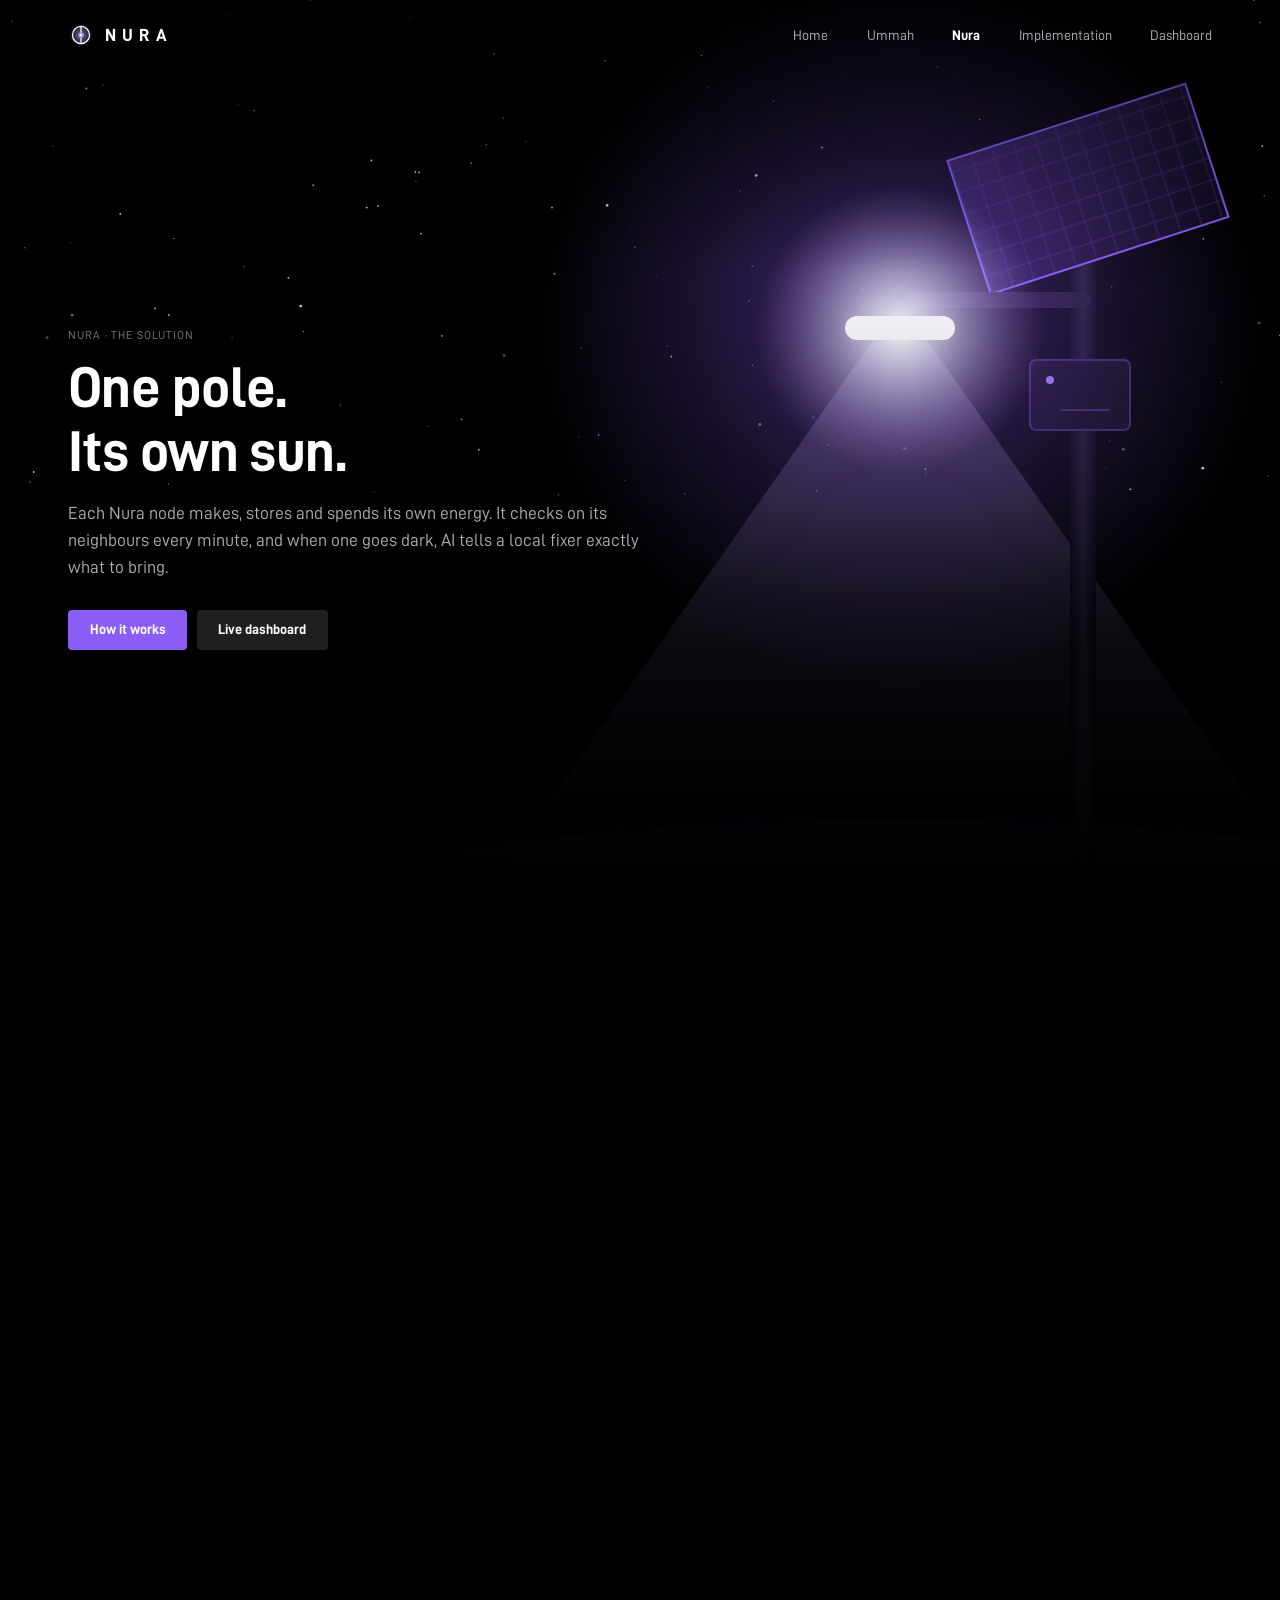
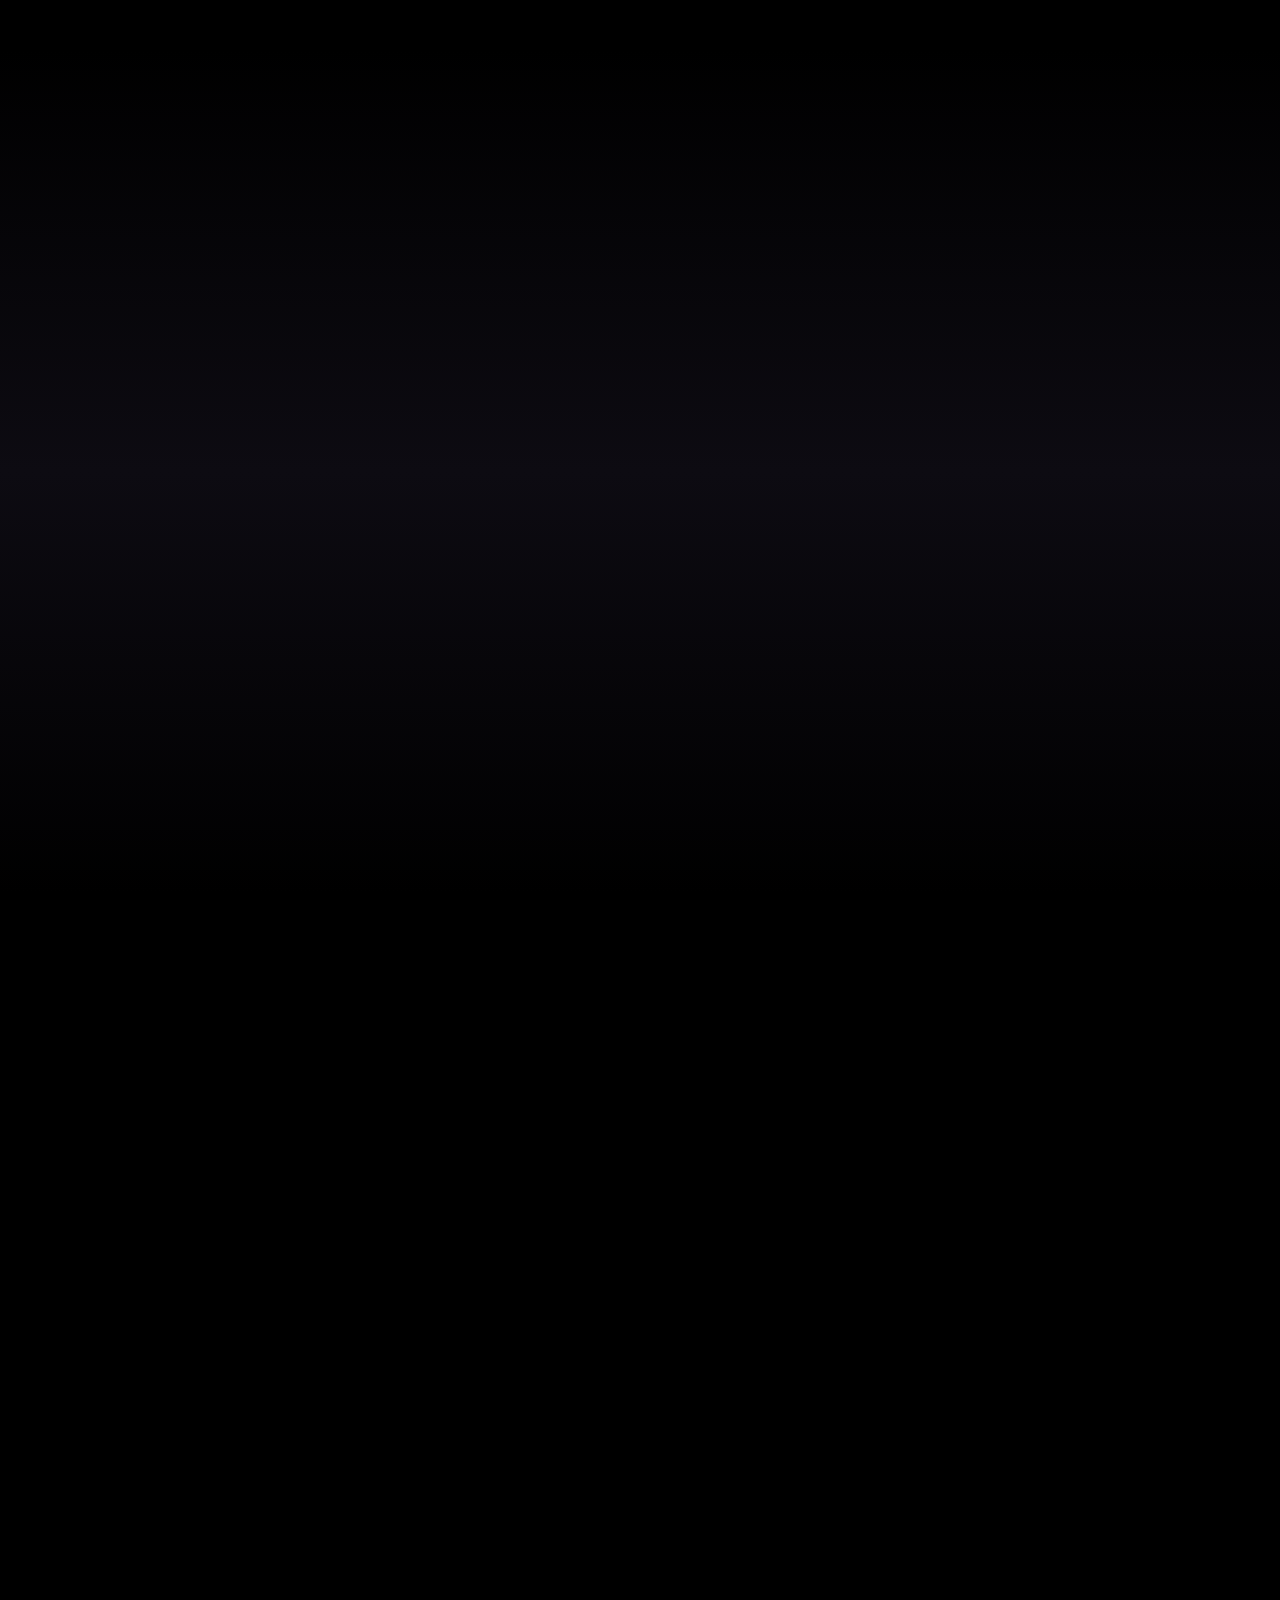
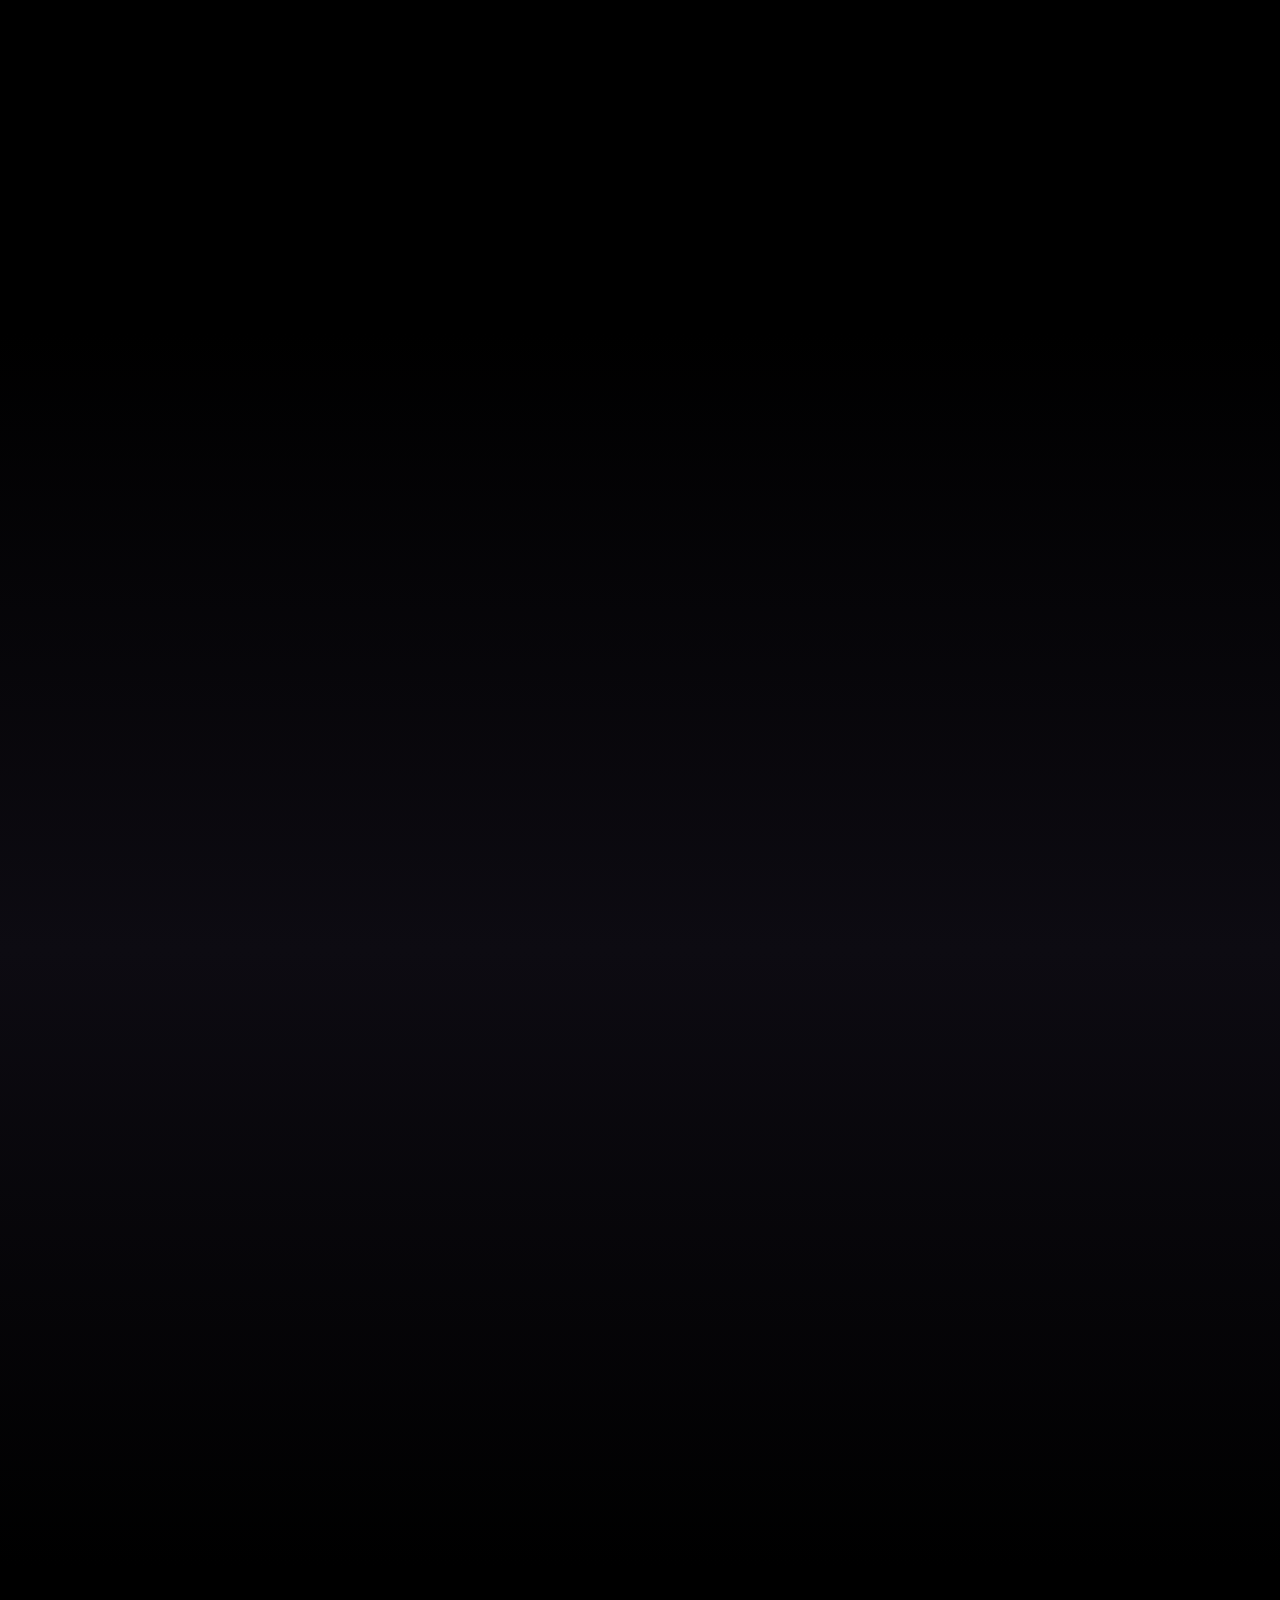
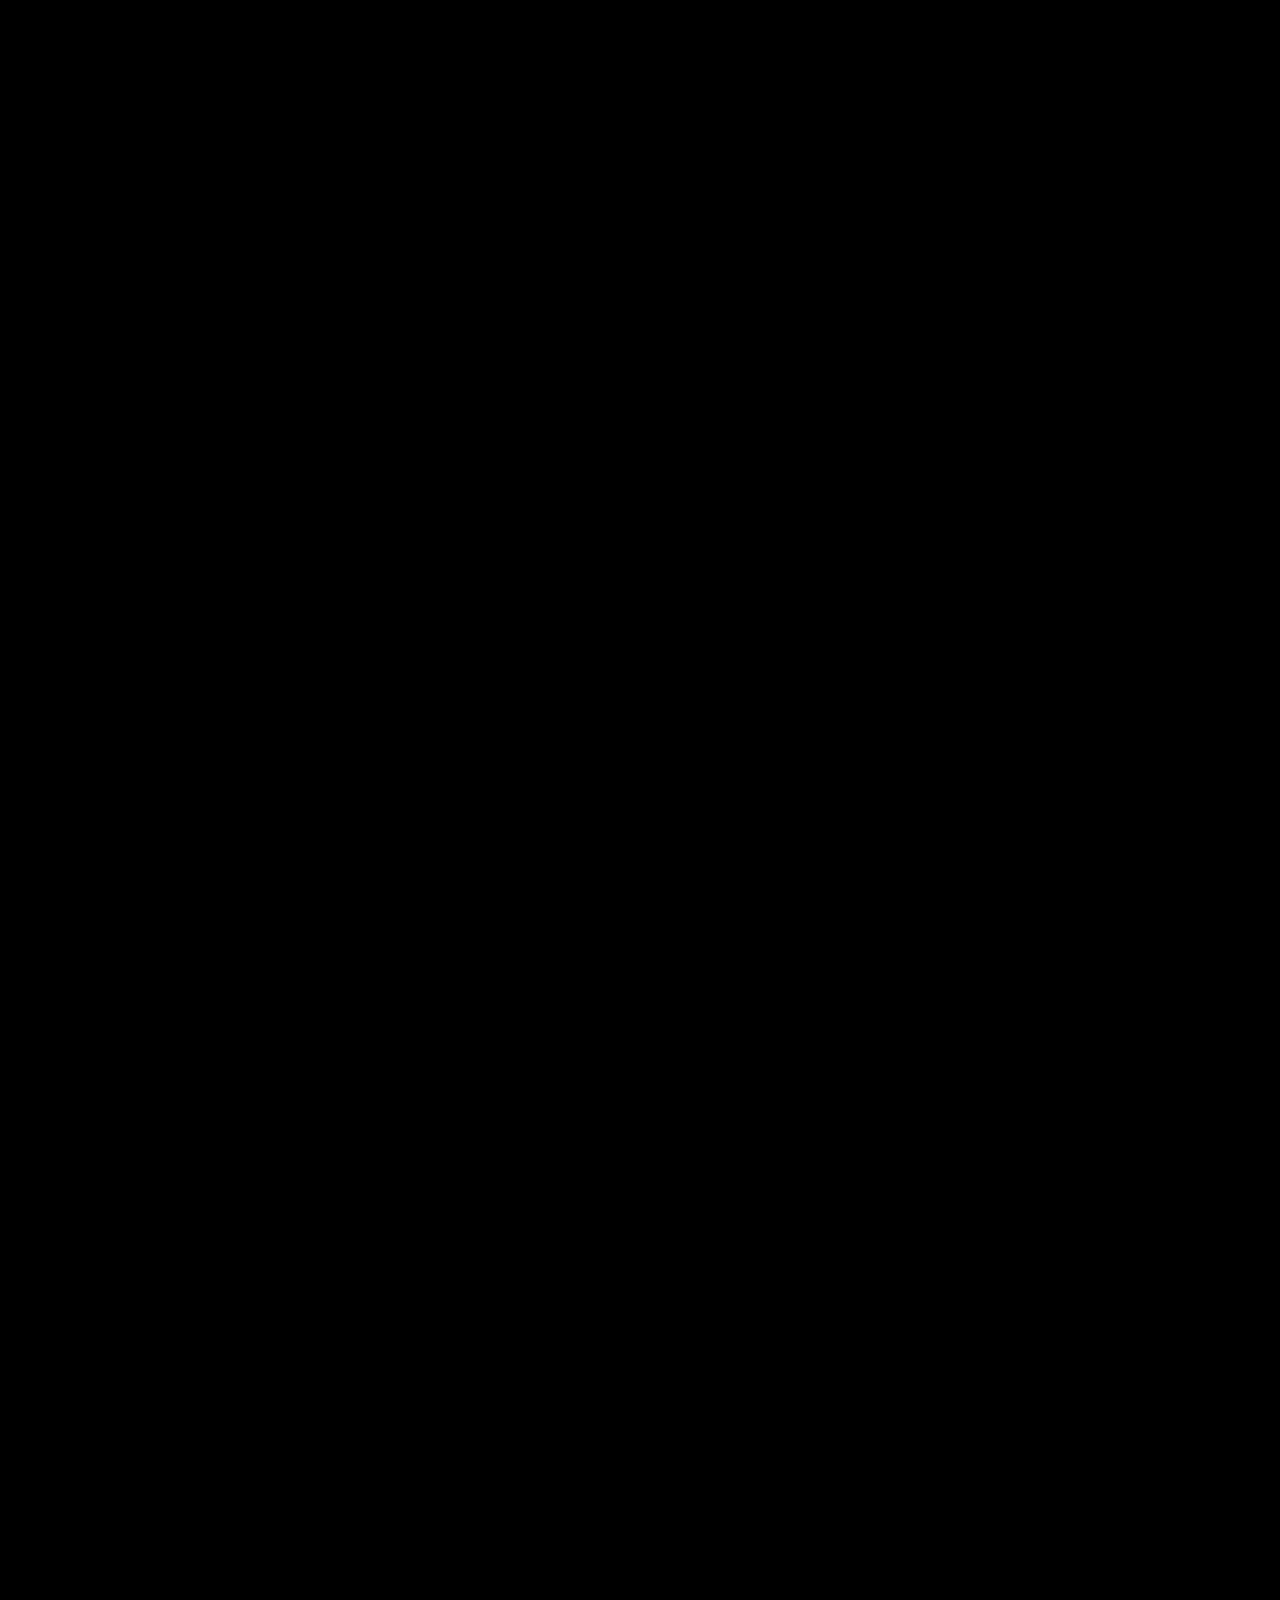
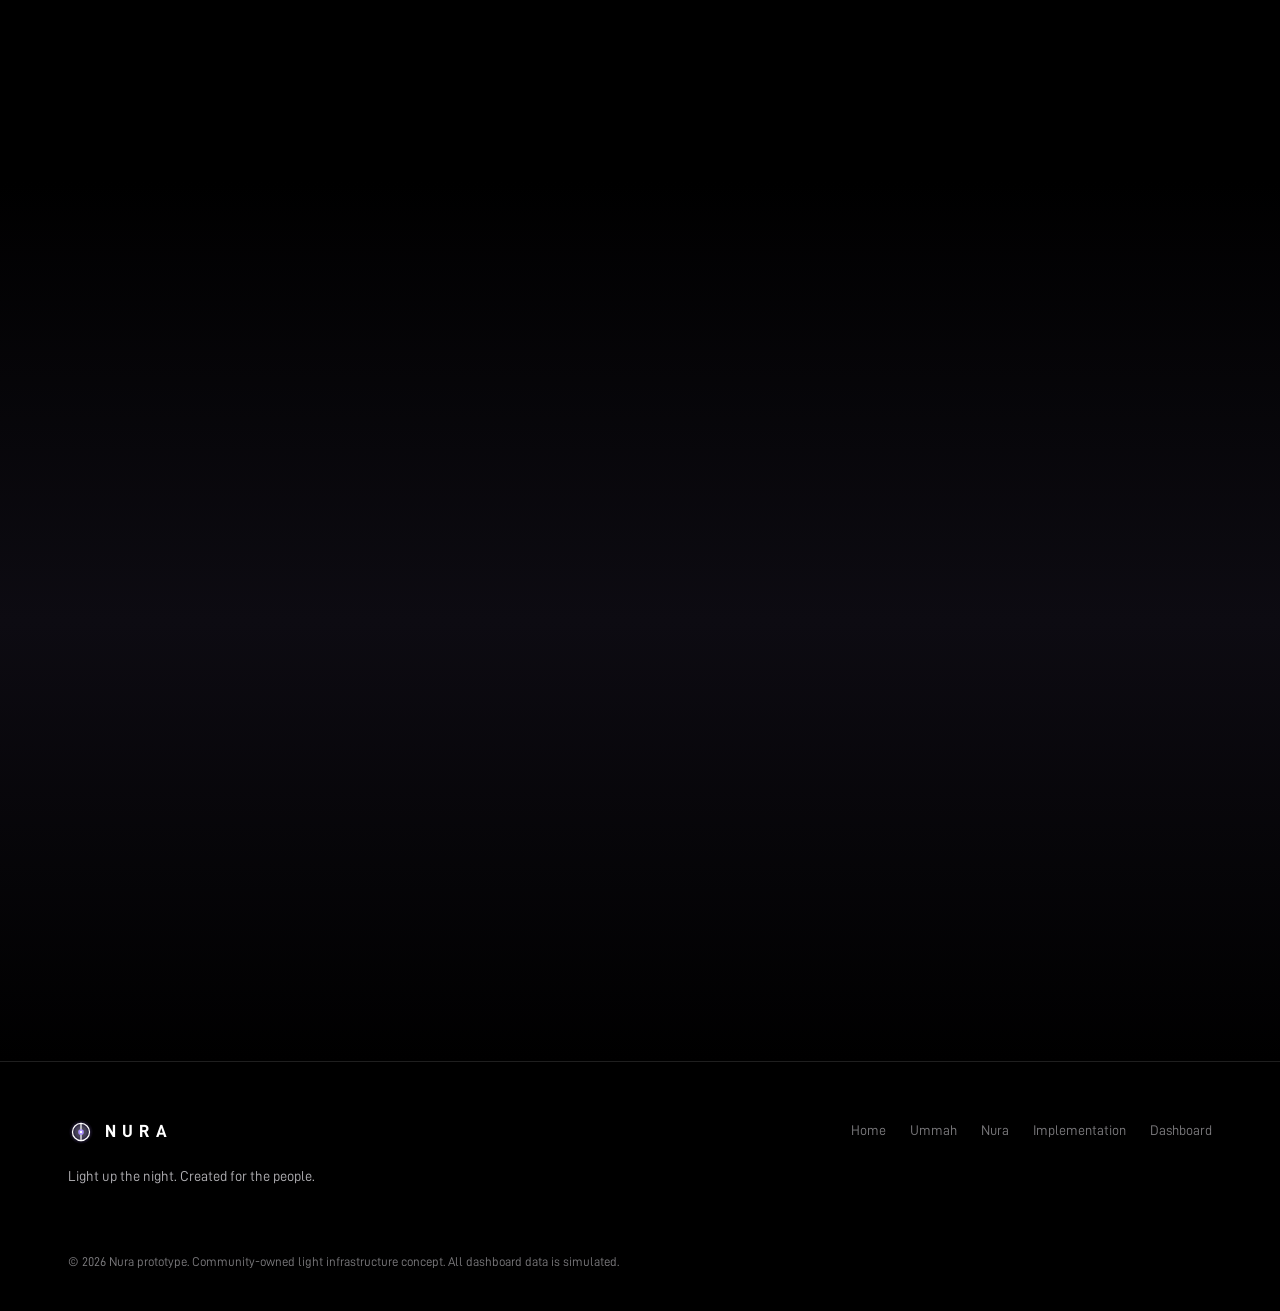
<file: frontend/nura.html>
<!doctype html>
<html lang="en">
<head>
  <meta charset="utf-8">
  <meta name="viewport" content="width=device-width, initial-scale=1, viewport-fit=cover">
  <meta http-equiv="Content-Security-Policy" content="default-src 'self'; script-src 'self'; style-src 'self'; font-src 'self'; img-src 'self' data:; connect-src 'self'; object-src 'none'; base-uri 'self'; form-action 'none'">
  <meta name="referrer" content="strict-origin-when-cross-origin">
  <title>Nura | The light node</title>
  <meta name="description" content="How Nura works: a solar streetlight node, a neighbour-ping mesh, AI repair instructions, and city ownership.">
  <meta name="theme-color" content="#000000">
  <link rel="icon" href="assets/img/favicon.svg" type="image/svg+xml">
  <link rel="preload" href="assets/fonts/D-DIN-Bold.woff" as="font" type="font/woff" crossorigin>
  <link rel="stylesheet" href="assets/css/nura.css">
  <script src="assets/js/site.js" defer></script>
</head>
<body>
  <a class="skip-link" href="#main">Skip to content</a>

  <header class="nav">
    <div class="container nav__inner">
      <a class="brand" href="index.html" aria-label="Nura home"><img src="assets/img/logo.svg" alt="" width="26" height="26">NURA</a>
      <button class="nav__toggle" type="button" aria-expanded="false" aria-controls="nav-links" aria-label="Open menu"><span></span><span></span><span></span></button>
      <ul class="nav__links" id="nav-links">
        <li><a href="index.html">Home</a></li>
        <li><a href="ummah.html">Ummah</a></li>
        <li><a href="nura.html" aria-current="page">Nura</a></li>
        <li><a href="implementation.html">Implementation</a></li>
        <li><a href="dashboard.html">Dashboard</a></li>
      </ul>
    </div>
  </header>

  <main id="main">
    <section class="hero">
      <div class="hero__bg hero__bg--node" role="img" aria-label="A single Nura light node: a tilted solar panel on a pole above a glowing purple-white lamp"></div>
      <div class="container">
        <div class="hero__content">
          <span class="eyebrow">Nura · The solution</span>
          <h1>One pole.<br>Its own sun.</h1>
          <p>Each Nura node makes, stores and spends its own energy. It checks on its neighbours every minute, and when one goes dark, AI tells a local fixer exactly what to bring.</p>
          <div class="btn-row">
            <a class="btn btn--primary" href="#how">How it works</a>
            <a class="btn" href="dashboard.html">Live dashboard</a>
          </div>
        </div>
      </div>
    </section>

    <!-- Components -->
    <section class="section" id="how" aria-labelledby="how-title">
      <div class="container">
        <div class="reveal">
          <span class="eyebrow">The light node</span>
          <h2 id="how-title">Four parts. No grid.</h2>
          <p class="lede">We redesigned the streetlight around parts you can buy today, repair with hand tools and replace one at a time.</p>
        </div>
        <ol class="steps reveal">
          <li>
            <h3>Harvest</h3>
            <p>A 30 W monocrystalline panel (21–30% cell efficiency) with a smart MPPT controller. It is waterproof and rated for sandstorms and 2,400 Pa wind, with a lifespan of up to 25 years.</p>
          </li>
          <li>
            <h3>Store</h3>
            <p>A 12 V 12 Ah LiFePO₄ battery, protected by three-stage charging against overcharge, over-voltage and short circuits. About 123 Wh usable: 1.5 nights on the full schedule, about 2.4 in low-battery mode.</p>
          </li>
          <li>
            <h3>Light</h3>
            <p>A 10 W, 1,200-lumen, IP65 outdoor LED lamp on a waterproof plug. A failed lamp is unplugged and swapped in about 10 minutes, with no electrician needed.</p>
          </li>
          <li>
            <h3>Sense</h3>
            <p>An ESP32 + LoRa node with an INA3221 current/voltage monitor on the panel, battery and lamp lines, plus a silicon photodiode that checks the lamp is really lit. It pings the light to its left and right, and reports to the zone gateway.</p>
          </li>
        </ol>
      </div>
    </section>

    <!-- Mesh -->
    <section class="section section--panel" aria-labelledby="mesh-title">
      <div class="container split">
        <div class="reveal">
          <span class="eyebrow">Sensor mapping</span>
          <h2 id="mesh-title">Every light watches its neighbours</h2>
          <p class="lede">Each light pings only the light to its left and to its right. That is all it takes to map a whole street.</p>
          <ul class="checklist">
            <li><span><strong>Outage:</strong> if A can't reach B from the left <em>and</em> C can't reach B from the right, B is out.</span></li>
            <li><span><strong>Link fault:</strong> if only one side fails, the node is alive and the radio path is blocked. It is flagged, not dispatched.</span></li>
            <li><span><strong>Lamp fault:</strong> if the node still answers but its photodiode reads dark at night, the lamp has failed while the radio still works.</span></li>
            <li><span><strong>Segment outage:</strong> two or more neighbours out together usually means vandalism or conflict damage. The case is escalated.</span></li>
          </ul>
        </div>
        <figure class="figure reveal">
          <div class="diagram-scroll">
            <svg viewBox="0 0 600 300" role="img" aria-labelledby="mesh-svg-title mesh-svg-desc">
              <title id="mesh-svg-title">Neighbour ping between streetlights A, B and C</title>
              <desc id="mesh-svg-desc">Light A pings B to the right and light C pings B to the left. Both pings fail, so B is marked as an outage.</desc>
              <defs>
                <radialGradient id="meshHalo"><stop offset="0" stop-color="#fff" stop-opacity=".9"/><stop offset=".25" stop-color="#c4b5fd" stop-opacity=".5"/><stop offset="1" stop-color="#8b5cf6" stop-opacity="0"/></radialGradient>
                <marker id="arrOk" viewBox="0 0 10 10" refX="9" refY="5" markerWidth="7" markerHeight="7" orient="auto"><path d="M0 0 L10 5 L0 10z" fill="#a78bfa"/></marker>
                <marker id="arrBad" viewBox="0 0 10 10" refX="9" refY="5" markerWidth="7" markerHeight="7" orient="auto"><path d="M0 0 L10 5 L0 10z" fill="#e5484d"/></marker>
              </defs>
              <line x1="20" y1="250" x2="580" y2="250" stroke="#1c1726" stroke-width="18" stroke-linecap="round"/>
              <!-- poles -->
              <g stroke="#2a2438" stroke-width="5">
                <line x1="100" y1="250" x2="100" y2="110"/><line x1="300" y1="250" x2="300" y2="110"/><line x1="500" y1="250" x2="500" y2="110"/>
              </g>
              <circle cx="100" cy="110" r="60" fill="url(#meshHalo)"/>
              <circle cx="500" cy="110" r="60" fill="url(#meshHalo)"/>
              <circle cx="100" cy="110" r="11" fill="#efe9ff" stroke="#a78bfa" stroke-width="2"/>
              <circle cx="300" cy="110" r="11" fill="#140608" stroke="#e5484d" stroke-width="2"/>
              <text x="300" y="114" text-anchor="middle" fill="#e5484d" font-size="12" font-weight="700">✕</text>
              <circle cx="500" cy="110" r="11" fill="#efe9ff" stroke="#a78bfa" stroke-width="2"/>
              <!-- pings -->
              <path d="M120 95 Q200 55 278 92" fill="none" stroke="#e5484d" stroke-width="2" stroke-dasharray="5 5" marker-end="url(#arrBad)"/>
              <path d="M480 95 Q400 55 322 92" fill="none" stroke="#e5484d" stroke-width="2" stroke-dasharray="5 5" marker-end="url(#arrBad)"/>
              <path d="M85 125 Q60 150 40 150" fill="none" stroke="#a78bfa" stroke-width="2" stroke-dasharray="5 5" marker-end="url(#arrOk)"/>
              <path d="M515 125 Q540 150 560 150" fill="none" stroke="#a78bfa" stroke-width="2" stroke-dasharray="5 5" marker-end="url(#arrOk)"/>
              <g font-size="13" letter-spacing="3" fill="#fff" text-anchor="middle">
                <text x="100" y="285">LIGHT A</text><text x="300" y="285" fill="#e5484d">LIGHT B · OUT</text><text x="500" y="285">LIGHT C</text>
              </g>
              <g font-size="10" letter-spacing="1.5" fill="rgba(244,242,248,.6)" text-anchor="middle">
                <text x="200" y="45">A → B · NO REPLY</text><text x="400" y="45">C → B · NO REPLY</text>
              </g>
            </svg>
          </div>
          <figcaption>Both neighbours fail to reach B, so B is declared out. Street ends, which have only one neighbour, also need a missed gateway heartbeat before they are declared out.</figcaption>
        </figure>
      </div>
    </section>

    <!-- AI -->
    <section class="section" aria-labelledby="ai-title">
      <div class="container">
        <div class="reveal">
          <span class="eyebrow">AI that dispatches</span>
          <h2 id="ai-title">From dark pole to repair email</h2>
          <p class="lede">A free, open-source Ollama model runs offline on one small solar-powered computer per neighbourhood. It isn't running all the time: it wakes only when a light breaks, works for about a minute, then sleeps. Fixed rules decide <em>whether</em> a light is out. The model explains <em>why</em> and writes the local fixer a plain-language repair guide. If the AI is ever unavailable, the same guide goes out from a ready-made template, so repairs never wait on it.</p>
        </div>
        <ol class="steps reveal">
          <li><h3>Ping</h3><p>Every 60 s, each node pings its left and right neighbours and reports its battery, charge current and light level.</p></li>
          <li><h3>Detect</h3><p>The gateway applies the outage rules. The rules make the decision; the AI is never trusted to decide whether a light is out.</p></li>
          <li><h3>Diagnose</h3><p>Ollama reads the node's last telemetry. Zero panel current in daylight points to the panel, a battery that won't hold charge to the battery, a dark photodiode to the LED.</p></li>
          <li><h3>Dispatch</h3><p>An email (or SMS) goes to the zone's local fixer: which pole, the likely cause, step-by-step fix, tools and parts to bring, and safety notes.</p></li>
          <li><h3>Confirm</h3><p>When both neighbours can ping the repaired node again, the incident closes automatically.</p></li>
        </ol>
      </div>
    </section>

    <!-- Cost -->
    <section class="section section--panel" aria-labelledby="cost-title">
      <div class="container split split--top">
        <div class="reveal">
          <span class="eyebrow">Energy per cost</span>
          <h2 id="cost-title">About $170 in parts, about $250 installed</h2>
          <p class="lede">Every part is off the shelf, and every price is a prototype estimate at retail. Buying in bulk and assembling locally brings both numbers down.</p>
          <div class="table-wrap">
            <table>
              <caption>Parts per light. Estimates in USD.</caption>
              <thead><tr><th scope="col">Part</th><th scope="col" class="num">Est.</th></tr></thead>
              <tbody>
                <tr><td>30 W panel + MPPT controller</td><td class="num">$65</td></tr>
                <tr><td>12 V 12 Ah LiFePO₄ battery</td><td class="num">$40</td></tr>
                <tr><td>10 W 12 V IP65 LED lamp, ~1,200 lumens</td><td class="num">$22</td></tr>
                <tr><td>M12 IP68 waterproof plug + lamp bolts</td><td class="num">$4</td></tr>
                <tr><td>ESP32 + LoRa node, 12→5 V converter</td><td class="num">$18</td></tr>
                <tr><td>INA3221 3-channel shunt monitor + BPW34 photodiode</td><td class="num">$5</td></tr>
                <tr><td>3D-printed case (ASA, ~400 g)</td><td class="num">$9</td></tr>
                <tr><td>3-prong clamp hardware, fuses, MOSFET, cable, tamper switch</td><td class="num">$8</td></tr>
                <tr class="is-highlight"><td><strong>Parts per light</strong></td><td class="num"><strong>≈ $171</strong></td></tr>
              </tbody>
            </table>
          </div>
          <p class="notice">Energy budget: the 10 W lamp runs at full brightness until 22:00 and at half until dawn, about 75 Wh a night. The sensor node adds 6 Wh, so the need is about 81 Wh a day. Five peak sun hours on 30 W bring in about 120 Wh after losses, or about 84 Wh in heavy dust. The battery stores about 123 Wh usable: 1.5 nights on the full schedule, or about 2.4 nights in low-battery mode.</p>
        </div>
        <div class="reveal">
          <div class="table-wrap">
            <table>
              <caption>Installed cost per light, for a 60-light pilot. Estimates in USD.</caption>
              <thead><tr><th scope="col">Line</th><th scope="col" class="num">Est.</th></tr></thead>
              <tbody>
                <tr><td>Parts</td><td class="num">$171</td></tr>
                <tr><td>Shipping, import duty and fees (15–30%)</td><td class="num">$26–51</td></tr>
                <tr><td>Bench assembly and install labour (~2.5 person-hours)</td><td class="num">$10–30</td></tr>
                <tr><td>Share of the zone gateway ($500 ÷ 60 lights)</td><td class="num">$8</td></tr>
                <tr><td>Spares reserve (~10%)</td><td class="num">$17</td></tr>
                <tr class="is-highlight"><td><strong>Installed per light</strong></td><td class="num"><strong>≈ $232–277</strong></td></tr>
                <tr><td>New pole and foundation, only where none exists</td><td class="num">+$60–150</td></tr>
              </tbody>
            </table>
          </div>
          <div class="table-wrap table-gap">
            <table>
              <caption>Solar kit tiers from the SOLPERK range. 30 W MPPT is the Nura default.</caption>
              <thead><tr><th scope="col">Solar kit</th><th scope="col" class="num">Price</th><th scope="col" class="num">$/W</th></tr></thead>
              <tbody>
                <tr><td>20 W MPPT</td><td class="num">$34.99</td><td class="num">1.75</td></tr>
                <tr class="is-highlight"><td>30 W MPPT</td><td class="num">$64.99</td><td class="num">2.17</td></tr>
                <tr><td>30 W PWM + load</td><td class="num">$74.99</td><td class="num">2.50</td></tr>
                <tr><td>50 W MPPT</td><td class="num">$94.99</td><td class="num">1.90</td></tr>
                <tr><td>100 W MPPT</td><td class="num">$149.99</td><td class="num">1.50</td></tr>
              </tbody>
            </table>
          </div>
          <p class="notice">Shipping and duty vary by country and change with sanctions and import rules. Confirm them with a local importer before budgeting.</p>
        </div>
      </div>
    </section>

    <!-- Sensor choice -->
    <section class="section" aria-labelledby="sensor-title">
      <div class="container">
        <div class="reveal">
          <span class="eyebrow">The sensors</span>
          <h2 id="sensor-title">Measure the power, not the sky</h2>
          <p class="lede">A streetlight doesn't need to know how bright the sun is. It needs to know whether energy is flowing into the battery and whether the lamp is actually glowing. So every Nura light carries just two sensors: a current monitor on its power wires and a photodiode under the lamp.</p>
        </div>
        <div class="grid grid--2 reveal">
          <article class="card compare">
            <span class="card__index">The main sensor · about $4</span>
            <h3>INA3221 current and voltage monitor</h3>
            <dl>
              <dt>What it measures</dt>
              <dd>Real power on three wires: the solar panel coming in, the battery charging and draining, and the lamp going out.</dd>
              <dt>Where it sits</dt>
              <dd>Inside the sealed electronics box, wired between the charge controller, the battery and the lamp.</dd>
              <dt>Why it suits the Sahel and East Africa</dt>
              <dd class="compare__answer">No moving parts and no window to the outside, so sand and rain can't reach it, and it's rated to 125 °C, well above the 60 °C a sealed box reaches in full sun. It also catches what a light sensor misses: a cracked or sand-covered panel reads zero current even on a bright day.</dd>
              <dt>Setup</dt>
              <dd>0.05 Ω shunts on the panel and battery wires, 0.1 Ω on the lamp wire. Read every 5 seconds.</dd>
            </dl>
          </article>
          <article class="card compare">
            <span class="card__index">The lamp check · under $1</span>
            <h3>BPW34 silicon photodiode</h3>
            <dl>
              <dt>What it measures</dt>
              <dd>Whether light is really coming out of the lamp.</dd>
              <dt>Where it sits</dt>
              <dd>Under a short hood on the lamp mount, aimed at the lamp's own pool of light.</dd>
              <dt>Why it suits the Sahel and East Africa</dt>
              <dd class="compare__answer">Silicon stays accurate in heat and doesn't wear out in strong sun. Every 10 minutes at night the lamp blinks off for a fifth of a second, too fast for anyone to notice, so moonlight and passing headlights cancel out and only this lamp is measured.</dd>
              <dt>Setup</dt>
              <dd>A 1 MΩ resistor into the sensor board's analog input.</dd>
            </dl>
          </article>
        </div>
        <p class="notice reveal">Nothing else is needed. The solar panel doubles as the dawn and dusk switch: above about 8 V it's day, below about 2 V it's night. A tilt switch and a lid switch report tampering.</p>
      </div>
    </section>

    <!-- Ownership -->
    <section class="section" aria-labelledby="own-title">
      <div class="container split">
        <div class="reveal">
          <span class="eyebrow">Created for the people</span>
          <h2 id="own-title">Owned by the city. Not by a corporation.</h2>
          <p class="lede">The network, the data and the dashboard belong to the municipality or neighbourhood committee. There are no licences, no cloud bills and no contractor lock-in.</p>
        </div>
        <div class="reveal">
          <ul class="checklist">
            <li><span><strong>Open hardware:</strong> the parts list and case design are public, so any workshop can build a node.</span></li>
            <li><span><strong>AI only when needed:</strong> one solar-powered computer per neighbourhood runs the AI offline, and only when a light breaks. No subscription and no cloud bill, and only the repair message itself leaves the neighbourhood.</span></li>
            <li><span><strong>Local fixers:</strong> repair guides are written for a trained resident with hand tools, not a specialist engineer.</span></li>
            <li><span><strong>Priority zones:</strong> refugee camps, school routes and clinic roads get lit and repaired first.</span></li>
          </ul>
        </div>
      </div>
    </section>

    <!-- Case -->
    <section class="section section--panel" aria-labelledby="case-title">
      <div class="container split">
        <figure class="figure reveal">
          <svg viewBox="0 0 420 420" role="img" aria-labelledby="case-svg-title case-svg-desc">
            <title id="case-svg-title">Nura printed case</title>
            <desc id="case-svg-desc">Side view of the printed enclosure. A tilted solar tray sits on top, an electronics bay sits below it, the 12 V LED lamp hangs underneath on a waterproof plug, and a three-prong clamp grips the metal pole.</desc>
            <defs>
              <radialGradient id="caseHalo"><stop offset="0" stop-color="#fff" stop-opacity=".9"/><stop offset=".25" stop-color="#c4b5fd" stop-opacity=".45"/><stop offset="1" stop-color="#8b5cf6" stop-opacity="0"/></radialGradient>
              <pattern id="caseCells" width="14" height="14" patternUnits="userSpaceOnUse"><rect width="14" height="14" fill="none" stroke="#5b3bb3" stroke-width=".7"/></pattern>
            </defs>
            <rect x="196" y="150" width="28" height="270" fill="#15121c" stroke="#2a2438"/>
            <g transform="rotate(-15 210 90)">
              <rect x="80" y="70" width="260" height="30" fill="#1a1025" stroke="#8b5cf6" stroke-width="2"/>
              <rect x="86" y="62" width="248" height="10" fill="#2a1d4d"/>
              <rect x="86" y="62" width="248" height="10" fill="url(#caseCells)"/>
            </g>
            <rect x="160" y="120" width="100" height="70" rx="6" fill="#0f0c17" stroke="#a78bfa" stroke-width="1.5"/>
            <text x="210" y="160" text-anchor="middle" fill="#a78bfa" font-size="10" letter-spacing="2">E-BAY</text>
            <g stroke="#a78bfa" stroke-width="3" fill="none">
              <path d="M180 250 L160 250 L160 290 L196 290"/>
              <path d="M240 250 L260 250 L260 290 L224 290"/>
              <path d="M210 262 L210 250"/>
            </g>
            <circle cx="210" cy="276" r="22" fill="none" stroke="#6d5ba8" stroke-dasharray="3 3"/>
            <rect x="140" y="190" width="70" height="8" fill="#2a2438"/>
            <circle cx="125" cy="215" r="80" fill="url(#caseHalo)"/>
            <rect x="100" y="198" width="50" height="14" rx="7" fill="#fbf9ff"/>
            <g font-size="10" letter-spacing="1.5" fill="rgba(244,242,248,.7)">
              <text x="290" y="45">SOLAR TRAY · 15°</text>
              <text x="270" y="160">ELECTRONICS BAY</text>
              <text x="20" y="260">12 V LED LAMP</text>
              <text x="275" y="280">3-PRONG CLAMP</text>
              <text x="275" y="294">Ø 60–120 MM POLE</text>
            </g>
          </svg>
          <figcaption>Illustration of the 3D-printed case. Pole size, panel size and tilt are all adjustable before printing.</figcaption>
        </figure>
        <div class="reveal">
          <span class="eyebrow">The printed case</span>
          <h2 id="case-title">Built to grip any pole</h2>
          <p class="lede">A single 3D-printed enclosure combines the solar tray, sealed electronics bay and plug-in LED lamp mount. A three-prong clamp locks it onto existing metal poles, including ones left standing after the grid failed.</p>
          <ul class="checklist">
            <li><span><strong>Parametric:</strong> pole diameter, panel size and tilt are variables in the model.</span></li>
            <li><span><strong>UV-stable:</strong> printed in ASA or PETG, with gasket grooves to keep out dust and rain.</span></li>
            <li><span><strong>Tamper-aware:</strong> the clamp uses security screws, and the sensor node reports if the case is opened.</span></li>
          </ul>
          <div class="btn-row">
            <a class="btn btn--primary" href="implementation.html">See the build</a>
            <a class="btn" href="dashboard.html">Watch the network</a>
          </div>
        </div>
      </div>
    </section>
  </main>

  <footer class="footer">
    <div class="container footer__inner">
      <div>
        <a class="brand" href="index.html" aria-label="Nura home"><img src="assets/img/logo.svg" alt="" width="26" height="26">NURA</a>
        <p class="footer__slogan">Light up the night. Created for the people.</p>
      </div>
      <ul class="footer__links">
        <li><a href="index.html">Home</a></li>
        <li><a href="ummah.html">Ummah</a></li>
        <li><a href="nura.html">Nura</a></li>
        <li><a href="implementation.html">Implementation</a></li>
        <li><a href="dashboard.html">Dashboard</a></li>
      </ul>
      <p class="footer__legal">© <span id="year">2026</span> Nura prototype. Community-owned light infrastructure concept. All dashboard data is simulated.</p>
    </div>
  </footer>
</body>
</html>
</file>
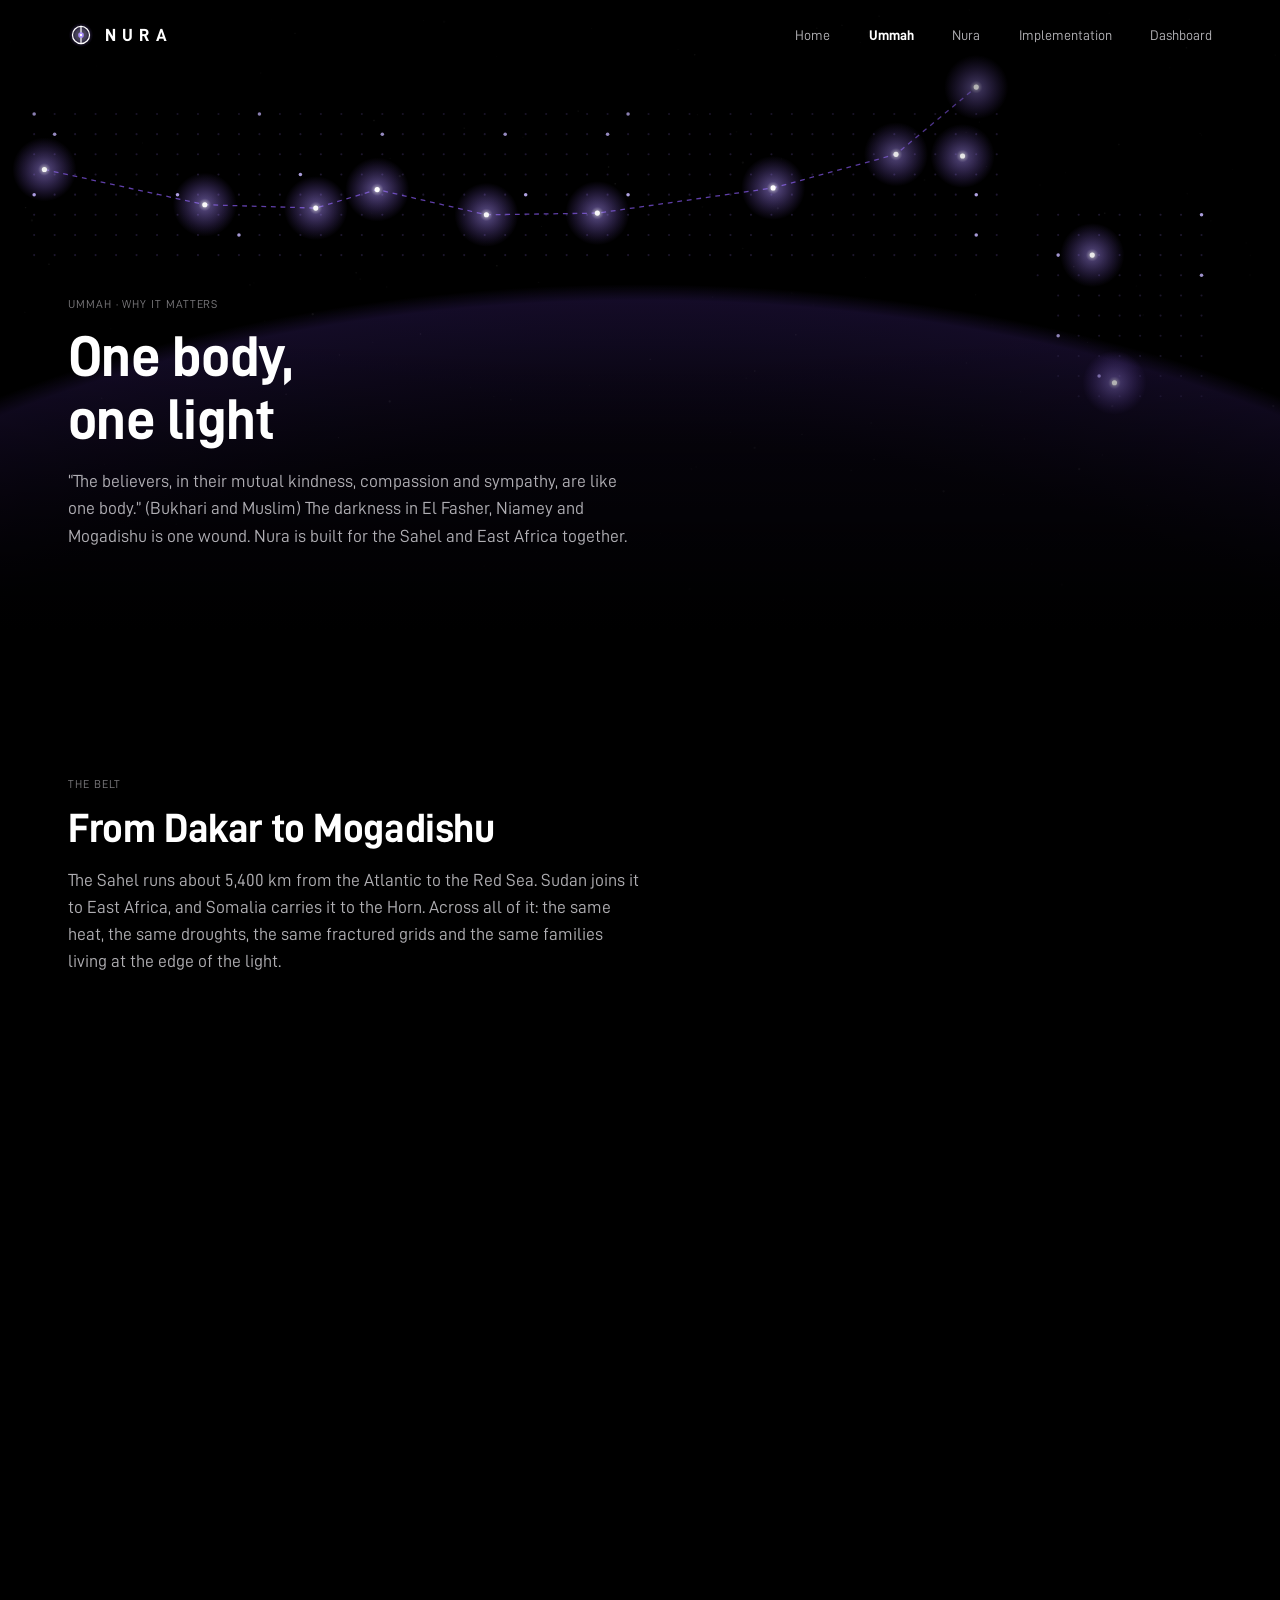
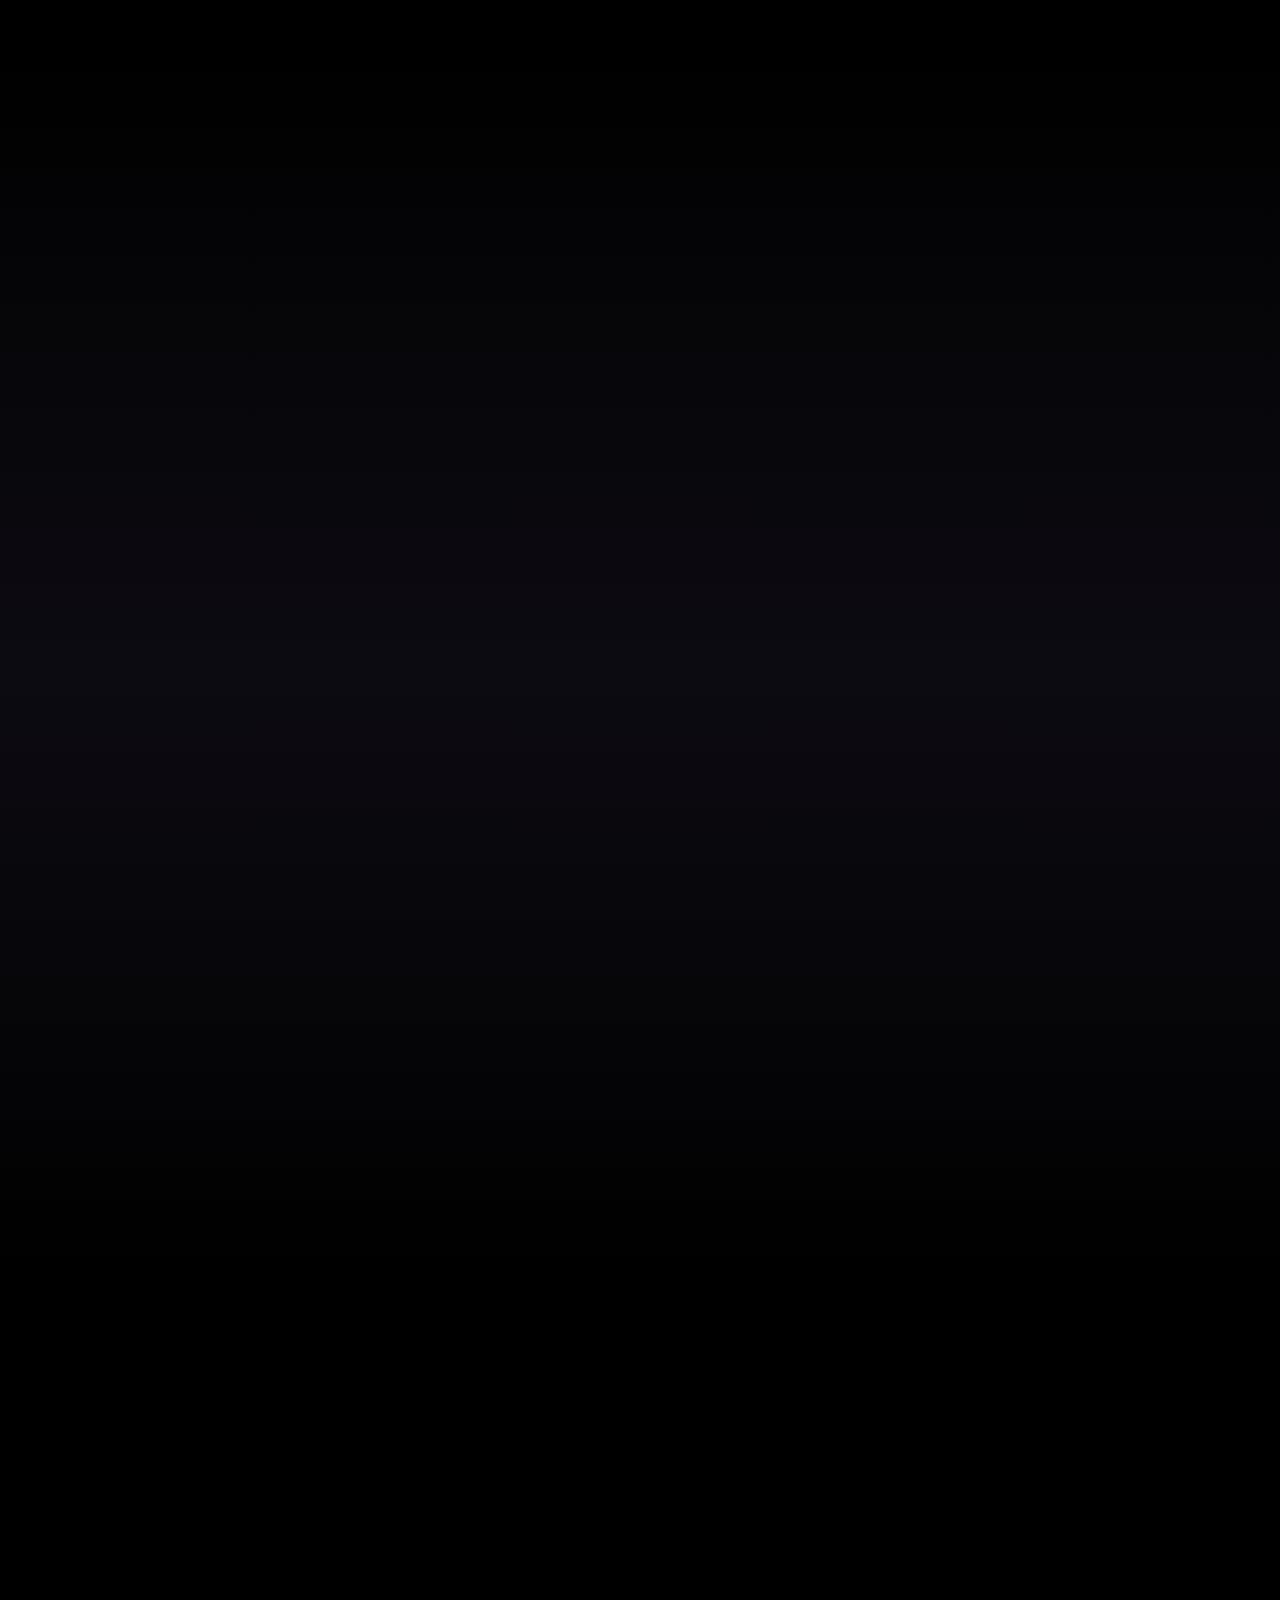
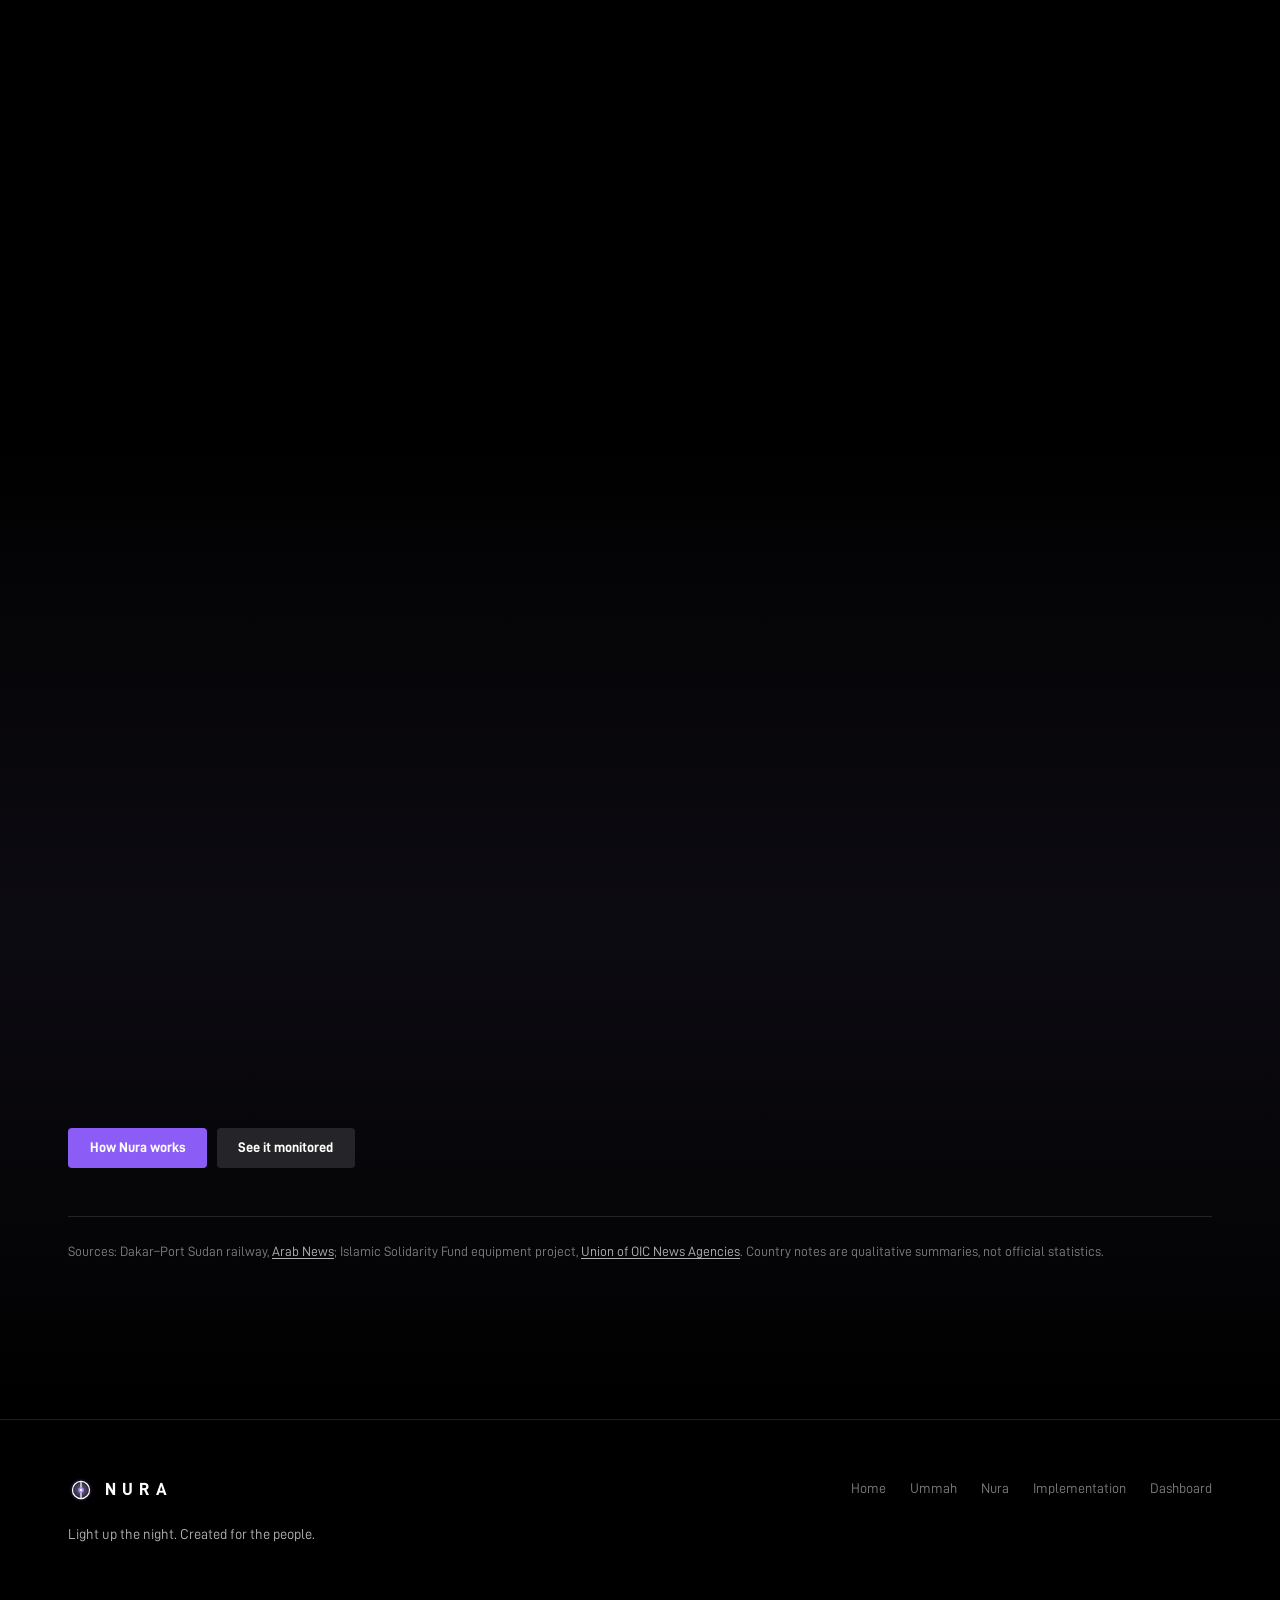
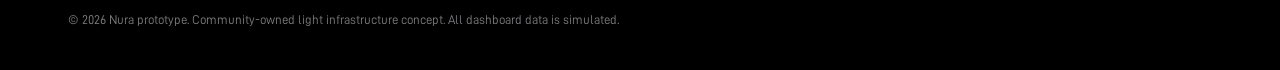
<file: frontend/ummah.html>
<!doctype html>
<html lang="en">
<head>
  <meta charset="utf-8">
  <meta name="viewport" content="width=device-width, initial-scale=1, viewport-fit=cover">
  <meta http-equiv="Content-Security-Policy" content="default-src 'self'; script-src 'self'; style-src 'self'; font-src 'self'; img-src 'self' data:; connect-src 'self'; object-src 'none'; base-uri 'self'; form-action 'none'">
  <meta name="referrer" content="strict-origin-when-cross-origin">
  <title>Ummah | Why Nura matters</title>
  <meta name="description" content="Why light infrastructure matters across the Sahel and East Africa (Sudan and Somalia), and how Nura answers the security and funding barriers.">
  <meta name="theme-color" content="#000000">
  <link rel="icon" href="assets/img/favicon.svg" type="image/svg+xml">
  <link rel="preload" href="assets/fonts/D-DIN-Bold.woff" as="font" type="font/woff" crossorigin>
  <link rel="stylesheet" href="assets/css/nura.css">
  <script src="assets/js/site.js" defer></script>
</head>
<body>
  <a class="skip-link" href="#main">Skip to content</a>

  <header class="nav">
    <div class="container nav__inner">
      <a class="brand" href="index.html" aria-label="Nura home"><img src="assets/img/logo.svg" alt="" width="26" height="26">NURA</a>
      <button class="nav__toggle" type="button" aria-expanded="false" aria-controls="nav-links" aria-label="Open menu"><span></span><span></span><span></span></button>
      <ul class="nav__links" id="nav-links">
        <li><a href="index.html">Home</a></li>
        <li><a href="ummah.html" aria-current="page">Ummah</a></li>
        <li><a href="nura.html">Nura</a></li>
        <li><a href="implementation.html">Implementation</a></li>
        <li><a href="dashboard.html">Dashboard</a></li>
      </ul>
    </div>
  </header>

  <main id="main">
    <section class="hero hero--short">
      <div class="hero__bg hero__bg--map" role="img" aria-label="Night view of the Sahel belt from Dakar to Mogadishu with city lights highlighted in purple"></div>
      <div class="container">
        <div class="hero__content">
          <span class="eyebrow">Ummah · Why it matters</span>
          <h1>One body,<br>one light</h1>
          <p>“The believers, in their mutual kindness, compassion and sympathy, are like one body.” (Bukhari and Muslim) The darkness in El Fasher, Niamey and Mogadishu is one wound. Nura is built for the Sahel and East Africa together.</p>
        </div>
      </div>
    </section>

    <!-- The belt -->
    <section class="section" aria-labelledby="belt-title">
      <div class="container">
        <div class="reveal">
          <span class="eyebrow">The belt</span>
          <h2 id="belt-title">From Dakar to Mogadishu</h2>
          <p class="lede">The Sahel runs about 5,400 km from the Atlantic to the Red Sea. Sudan joins it to East Africa, and Somalia carries it to the Horn. Across all of it: the same heat, the same droughts, the same fractured grids and the same families living at the edge of the light.</p>
        </div>
        <figure class="figure reveal">
          <div class="diagram-scroll">
            <svg viewBox="0 0 1000 380" role="img" aria-labelledby="belt-svg-title belt-svg-desc">
              <title id="belt-svg-title">The Sahel and East Africa: priority countries for Nura</title>
              <desc id="belt-svg-desc">Schematic map placing Senegal, Mali, Burkina Faso, Niger, Nigeria, Chad, Sudan and Somalia by approximate longitude, grouped into the Sahel and East Africa (Sudan and Somalia), with the planned Dakar to Port Sudan railway drawn as a dashed line.</desc>
              <defs>
                <radialGradient id="beltHalo"><stop offset="0" stop-color="#ffffff" stop-opacity=".9"/><stop offset=".25" stop-color="#a78bfa" stop-opacity=".45"/><stop offset="1" stop-color="#8b5cf6" stop-opacity="0"/></radialGradient>
                <linearGradient id="beltBand" x1="0" x2="1"><stop offset="0" stop-color="#8b5cf6" stop-opacity=".05"/><stop offset=".5" stop-color="#8b5cf6" stop-opacity=".16"/><stop offset="1" stop-color="#8b5cf6" stop-opacity=".05"/></linearGradient>
              </defs>
              <path d="M20 120 C200 95 420 110 620 105 C720 102 780 120 840 150 L960 230 L930 330 C880 300 850 260 830 230 C760 215 640 225 520 220 C360 215 180 225 20 215 Z" fill="url(#beltBand)" stroke="#3b2a66" stroke-dasharray="3 5"/>
              <text x="30" y="92" fill="rgba(244,242,248,.45)" font-size="11" letter-spacing="3">SAHARA</text>
              <text x="30" y="258" fill="rgba(244,242,248,.45)" font-size="11" letter-spacing="3">SUDANIAN SAVANNA</text>
              <text x="890" y="130" fill="rgba(244,242,248,.45)" font-size="11" letter-spacing="3">RED SEA</text>
              <path d="M60 165 L205 180 L300 185 L372 170 L455 190 L565 185 L720 160 L805 110" fill="none" stroke="#8b5cf6" stroke-width="2" stroke-dasharray="7 6"/>
              <text x="330" y="258" fill="#a78bfa" font-size="11" letter-spacing="2">DAKAR–PORT SUDAN RAIL · 10,100 KM (PLANNED)</text>
              <rect x="662" y="108" width="326" height="252" rx="14" fill="none" stroke="#8b5cf6" stroke-opacity=".55" stroke-dasharray="6 6"/>
              <text x="676" y="346" fill="#a78bfa" font-size="13" letter-spacing="3">EAST AFRICA</text>
              <text x="230" y="292" fill="rgba(255,255,255,.8)" font-size="13" letter-spacing="3">THE SAHEL</text>
              <g font-size="12" letter-spacing="2" fill="#ffffff">
                <circle cx="60" cy="165" r="34" fill="url(#beltHalo)"/><circle cx="60" cy="165" r="4" fill="#fff"/><text x="44" y="200">SENEGAL</text>
                <circle cx="205" cy="180" r="34" fill="url(#beltHalo)"/><circle cx="205" cy="180" r="4" fill="#fff"/><text x="192" y="215">MALI</text>
                <circle cx="300" cy="185" r="34" fill="url(#beltHalo)"/><circle cx="300" cy="185" r="4" fill="#fff"/><text x="262" y="220">BURKINA FASO</text>
                <circle cx="372" cy="170" r="34" fill="url(#beltHalo)"/><circle cx="372" cy="170" r="4" fill="#fff"/><text x="352" y="150">NIGER</text>
                <circle cx="455" cy="190" r="34" fill="url(#beltHalo)"/><circle cx="455" cy="190" r="4" fill="#fff"/><text x="428" y="225">NIGERIA</text>
                <circle cx="565" cy="185" r="34" fill="url(#beltHalo)"/><circle cx="565" cy="185" r="4" fill="#fff"/><text x="548" y="220">CHAD</text>
                <circle cx="720" cy="160" r="46" fill="url(#beltHalo)"/><circle cx="720" cy="160" r="6" fill="#fff"/><text x="696" y="200" fill="#a78bfa">SUDAN</text>
                <circle cx="930" cy="290" r="46" fill="url(#beltHalo)"/><circle cx="930" cy="290" r="6" fill="#fff"/><text x="850" y="345" fill="#a78bfa">SOMALIA</text>
              </g>
            </svg>
          </div>
          <figcaption>Schematic, not to scale. All countries shown are OIC member states. Sudan and Somalia (East Africa) are Nura's first focus, and the same model carries across the Sahel.</figcaption>
        </figure>
      </div>
    </section>

    <!-- Countries -->
    <section class="section section--panel" aria-labelledby="countries-title">
      <div class="container">
        <div class="reveal">
          <span class="eyebrow">Country by country</span>
          <h2 id="countries-title">Same night, different causes</h2>
        </div>
        <h3 class="group-title reveal">East Africa <span>Pilot focus</span></h3>
        <div class="grid grid--2 reveal">
          <article class="card">
            <span class="card__index">SD · Sudan</span>
            <h3>War on the grid</h3>
            <p>Power stations and communications assets have been hit repeatedly, including near Port Sudan and Kassala. Water pumps and clinic power go down with them.</p>
          </article>
          <article class="card">
            <span class="card__index">SO · Somalia</span>
            <h3>Drought &amp; displacement</h3>
            <p>Droughts and decades of conflict have pushed families into settlements on city edges, beyond the grid, where paths and water points are unlit.</p>
          </article>
        </div>

        <h3 class="group-title reveal">The Sahel</h3>
        <div class="grid grid--4 reveal">
          <article class="card">
            <span class="card__index">TD · Chad</span>
            <h3>Hosting the displaced</h3>
            <p>Eastern Chad hosts large numbers of Sudanese refugees in camps and border towns, and spans the Lake Chad Basin.</p>
          </article>
          <article class="card">
            <span class="card__index">ML · BF · NE</span>
            <h3>Central Sahel</h3>
            <p>In Mali, Burkina Faso and Niger, insecurity has closed schools and clinics. Decentralised power is often the only kind that survives.</p>
          </article>
          <article class="card">
            <span class="card__index">NG · Nigeria</span>
            <h3>The northeast</h3>
            <p>Displacement around the Lake Chad Basin stretches host communities. Night trips to water, latrines and clinics carry real risk.</p>
          </article>
          <article class="card">
            <span class="card__index">SN · Senegal</span>
            <h3>The western anchor</h3>
            <p>The Atlantic end of the Dakar–Port Sudan corridor, and a stable place for fabrication, training and early manufacturing.</p>
          </article>
        </div>

        <div class="grid grid--2 group-close reveal">
          <article class="card">
            <span class="card__index">OIC · 57 members</span>
            <h3>One Ummah</h3>
            <p>The same kit, firmware, dashboard and repair guides work in every member state. Only the language of the repair email changes.</p>
          </article>
          <article class="card">
            <span class="card__index">∞ · Sadaqah jariyah</span>
            <h3>Continuous charity</h3>
            <p>A light that guides a child to school every night for years keeps giving. At about $250 installed, a family or masjid can light a street.</p>
          </article>
        </div>
      </div>
    </section>

    <!-- OIC -->
    <section class="section" aria-labelledby="oic-title">
      <div class="container">
        <div class="reveal">
          <span class="eyebrow">What the OIC is doing</span>
          <h2 id="oic-title">From statements to corridors</h2>
          <p class="lede">The OIC has moved from purely political positions to funding physical "light" and "heavy" corridors to stabilise the region.</p>
        </div>
        <div class="grid grid--3 reveal">
          <article class="card">
            <span class="card__index">Healthcare</span>
            <h3>Islamic Solidarity Fund</h3>
            <p>Distributing diagnostic equipment, such as microscopes and centrifuges, to health centres across Sudan to strengthen local care.</p>
            <div class="card__meta">Focus · <strong>Local clinics</strong></div>
          </article>
          <article class="card">
            <span class="card__index">Heavy links</span>
            <h3>Dakar–Port Sudan Railway</h3>
            <p>A planned 10,100 km line across Sudan, Chad, Nigeria, Niger, Burkina Faso, Mali and Senegal. It would turn isolated rural corridors into economic zones where light local industry can trade.</p>
            <div class="card__meta"><strong>10,100</strong> km · <strong>7</strong> nations</div>
          </article>
          <article class="card">
            <span class="card__index">Humanitarian</span>
            <h3>Sahel &amp; Lake Chad conferences</h3>
            <p>Donor conferences that raise emergency capital for temporary water, hygiene and shelter infrastructure for millions of displaced people.</p>
            <div class="card__meta">Focus · <strong>Emergency</strong></div>
          </article>
        </div>
      </div>
    </section>

    <!-- Barriers -->
    <section class="section section--panel" aria-labelledby="barriers-title">
      <div class="container">
        <div class="reveal">
          <span class="eyebrow">What still blocks progress</span>
          <h2 id="barriers-title">Two barriers. One design answer.</h2>
          <p class="lede">New local infrastructure is still sabotaged within days, and thousands of small projects can't get financed. Nura was designed against both.</p>
        </div>
        <div class="grid grid--2 reveal">
          <article class="card compare">
            <span class="card__index">Barrier 1</span>
            <h3>Security</h3>
            <dl>
              <dt>Today</dt>
              <dd>With no peacekeeping presence, new assets are sabotaged within days. Big central sites are single points of failure.</dd>
              <dt>Nura's answer</dt>
              <dd class="compare__answer">Hundreds of independent lights at about $250 each, with no substation to strike. The network flags a destroyed pole within minutes, and a local fixer restores it within a day.</dd>
            </dl>
          </article>
          <article class="card compare">
            <span class="card__index">Barrier 2</span>
            <h3>Funding</h3>
            <dl>
              <dt>Today</dt>
              <dd>Thousands of small, decentralised projects need micro-financing. The OIC looks to outside partners such as China's Belt and Road Initiative.</dd>
              <dt>Nura's answer</dt>
              <dd class="compare__answer">A price that suits micro-finance: one light per donor, one street per masjid, one zone per city budget. Owned by the city, not a corporation.</dd>
            </dl>
          </article>
        </div>
        <div class="btn-row">
          <a class="btn btn--primary" href="nura.html">How Nura works</a>
          <a class="btn" href="dashboard.html">See it monitored</a>
        </div>
        <p class="sources">Sources: Dakar–Port Sudan railway, <a href="https://www.arabnews.com/node/1198586/amp">Arab News</a>; Islamic Solidarity Fund equipment project, <a href="https://una-oic.org/en/affiliated_devices/isfd/2024/10/26/%D8%B5%D9%86%D8%AF%D9%88%D9%82-%D8%A7%D9%84%D8%AA%D8%B6%D8%A7%D9%85%D9%86-%D8%A7%D9%84%D8%A5%D8%B3%D9%84%D8%A7%D9%85%D9%8A-%D8%AC%D9%87%D8%A7%D8%B2%D9%8C-%D9%8A%D9%86%D9%87%D8%B6-%D8%A8%D9%85%D8%AA/">Union of OIC News Agencies</a>. Country notes are qualitative summaries, not official statistics.</p>
      </div>
    </section>
  </main>

  <footer class="footer">
    <div class="container footer__inner">
      <div>
        <a class="brand" href="index.html" aria-label="Nura home"><img src="assets/img/logo.svg" alt="" width="26" height="26">NURA</a>
        <p class="footer__slogan">Light up the night. Created for the people.</p>
      </div>
      <ul class="footer__links">
        <li><a href="index.html">Home</a></li>
        <li><a href="ummah.html">Ummah</a></li>
        <li><a href="nura.html">Nura</a></li>
        <li><a href="implementation.html">Implementation</a></li>
        <li><a href="dashboard.html">Dashboard</a></li>
      </ul>
      <p class="footer__legal">© <span id="year">2026</span> Nura prototype. Community-owned light infrastructure concept. All dashboard data is simulated.</p>
    </div>
  </footer>
</body>
</html>
</file>
<file: frontend/assets/css/nura.css>
/* ==========================================================================
   Nura design system
   Black ground, white type, purple light. Starlink-inspired layout rhythm.
   ========================================================================== */

@font-face {
  font-family: "D-DIN";
  src: url("../fonts/D-DIN.woff") format("woff");
  font-weight: 400;
  font-style: normal;
  font-display: swap;
}
@font-face {
  font-family: "D-DIN";
  src: url("../fonts/D-DIN-Bold.woff") format("woff");
  font-weight: 700;
  font-style: normal;
  font-display: swap;
}
@font-face {
  font-family: "Barlow";
  src: url("../fonts/barlow-300.woff2") format("woff2");
  font-weight: 300;
  font-display: swap;
}
@font-face {
  font-family: "Barlow";
  src: url("../fonts/barlow-400.woff2") format("woff2");
  font-weight: 400;
  font-display: swap;
}
@font-face {
  font-family: "Barlow";
  src: url("../fonts/barlow-500.woff2") format("woff2");
  font-weight: 500;
  font-display: swap;
}
@font-face {
  font-family: "Barlow";
  src: url("../fonts/barlow-600.woff2") format("woff2");
  font-weight: 600;
  font-display: swap;
}

:root {
  color-scheme: dark;

  --black: #000000;
  --ink-900: #07060a;
  --ink-800: #0d0b12;
  --ink-700: #15121c;
  --panel: #1a1025;
  --line: rgba(255, 255, 255, 0.12);
  --line-strong: rgba(255, 255, 255, 0.28);

  --white: #ffffff;
  --text: #f4f2f8;
  --text-2: rgba(244, 242, 248, 0.72);
  --text-3: rgba(244, 242, 248, 0.5);

  --purple: #8b5cf6;
  --purple-hi: #a78bfa;
  --purple-lo: #5b3bb3;
  --purple-glow: rgba(139, 92, 246, 0.45);

  /* status: reserved, always paired with icon + label */
  --st-ok: #a78bfa;
  --st-warn: #fab219;
  --st-serious: #ec835a;
  --st-critical: #e5484d;

  --font-display: "D-DIN", "Barlow", "Helvetica Neue", Arial, sans-serif;
  --font-body: "D-DIN", "Barlow", "Helvetica Neue", Arial, sans-serif;
  --font-mono: ui-monospace, "SF Mono", Menlo, Consolas, monospace;

  --gutter: clamp(1rem, 4vw, 3rem);
  --max: 1240px;
  --nav-h: 72px;
  --ease: cubic-bezier(0.2, 0.7, 0.2, 1);
}

*,
*::before,
*::after {
  box-sizing: border-box;
}

html {
  scroll-behavior: smooth;
  -webkit-text-size-adjust: 100%;
}

body {
  margin: 0;
  background: var(--black);
  color: var(--text);
  font-family: var(--font-body);
  font-weight: 400;
  font-size: 1.0625rem;
  line-height: 1.6;
  -webkit-font-smoothing: antialiased;
  -moz-osx-font-smoothing: grayscale;
  overflow-x: hidden;
}

[hidden] {
  display: none !important;
}

img,
svg {
  max-width: 100%;
  display: block;
}

a {
  color: inherit;
  text-decoration: none;
}

p {
  margin: 0 0 1rem;
  color: var(--text-2);
}

h1,
h2,
h3,
h4 {
  font-family: var(--font-display);
  font-weight: 700;
  text-transform: uppercase;
  letter-spacing: 0.02em;
  line-height: 1.05;
  margin: 0 0 1rem;
  color: var(--white);
}

h1 {
  font-size: clamp(2.6rem, 7vw, 5.25rem);
}
h2 {
  font-size: clamp(2rem, 4.6vw, 3.5rem);
}
h3 {
  font-size: clamp(1.15rem, 2vw, 1.5rem);
  letter-spacing: 0.06em;
}
h4 {
  font-size: 0.95rem;
  letter-spacing: 0.14em;
}

:focus-visible {
  outline: 2px solid var(--purple-hi);
  outline-offset: 3px;
}

.skip-link {
  position: absolute;
  left: 1rem;
  top: -100px;
  z-index: 200;
  background: var(--white);
  color: var(--black);
  padding: 0.6rem 1rem;
  font-family: var(--font-display);
  text-transform: uppercase;
  letter-spacing: 0.12em;
  font-size: 0.8rem;
}
.skip-link:focus {
  top: 1rem;
}

.visually-hidden {
  position: absolute !important;
  width: 1px;
  height: 1px;
  overflow: hidden;
  clip: rect(0 0 0 0);
  white-space: nowrap;
}

/* ---------- Layout ---------- */

.container {
  width: 100%;
  max-width: var(--max);
  margin-inline: auto;
  padding-inline: var(--gutter);
}

.section {
  padding-block: clamp(4.5rem, 11vw, 9rem);
  position: relative;
}

.section--tight {
  padding-block: clamp(3rem, 7vw, 5rem);
}

.section--panel {
  background: linear-gradient(180deg, var(--black) 0%, var(--ink-800) 50%, var(--black) 100%);
}

.eyebrow {
  display: inline-block;
  font-family: var(--font-display);
  font-size: 0.78rem;
  letter-spacing: 0.28em;
  text-transform: uppercase;
  color: var(--purple-hi);
  margin-bottom: 1.1rem;
}

.lede {
  font-size: clamp(1.1rem, 1.8vw, 1.3rem);
  font-weight: 300;
  color: var(--text-2);
  max-width: 44rem;
}

.split {
  display: grid;
  grid-template-columns: 1fr;
  gap: clamp(2rem, 5vw, 5rem);
  align-items: center;
}
@media (min-width: 900px) {
  .split {
    grid-template-columns: 1fr 1fr;
  }
  .split--wide-left {
    grid-template-columns: 1.2fr 1fr;
  }
}

.grid {
  display: grid;
  gap: 1px;
  background: var(--line);
  border: 1px solid var(--line);
}
.grid--2 {
  grid-template-columns: repeat(auto-fit, minmax(min(100%, 320px), 1fr));
}
.grid--3 {
  grid-template-columns: repeat(auto-fit, minmax(min(100%, 260px), 1fr));
}
.grid--4 {
  grid-template-columns: repeat(auto-fit, minmax(min(100%, 220px), 1fr));
}

/* ---------- Navigation ---------- */

.nav {
  position: fixed;
  inset: 0 0 auto 0;
  z-index: 100;
  height: var(--nav-h);
  transition: background 0.35s var(--ease), border-color 0.35s var(--ease);
  border-bottom: 1px solid transparent;
}
.nav.is-scrolled,
.nav.is-open {
  background: rgba(0, 0, 0, 0.88);
  backdrop-filter: blur(14px);
  -webkit-backdrop-filter: blur(14px);
  border-bottom-color: var(--line);
}
.nav__inner {
  height: 100%;
  display: flex;
  align-items: center;
  justify-content: space-between;
  gap: 1rem;
}
.brand {
  display: inline-flex;
  align-items: center;
  gap: 0.7rem;
  font-family: var(--font-display);
  font-weight: 700;
  font-size: 1.35rem;
  letter-spacing: 0.42em;
  color: var(--white);
}
.brand img {
  width: 26px;
  height: 26px;
}
.nav__links {
  display: flex;
  align-items: center;
  gap: clamp(1rem, 3vw, 2.4rem);
  list-style: none;
  margin: 0;
  padding: 0;
}
.nav__links a {
  font-family: var(--font-display);
  font-size: 0.82rem;
  letter-spacing: 0.2em;
  text-transform: uppercase;
  color: var(--text-2);
  padding-block: 0.4rem;
  border-bottom: 1px solid transparent;
  transition: color 0.2s, border-color 0.2s;
}
.nav__links a:hover,
.nav__links a[aria-current="page"] {
  color: var(--white);
  border-bottom-color: var(--purple);
}
.nav__toggle {
  display: none;
  background: none;
  border: 0;
  color: var(--white);
  width: 44px;
  height: 44px;
  padding: 10px;
  cursor: pointer;
}
.nav__toggle span {
  display: block;
  height: 1.5px;
  background: currentColor;
  margin: 6px 0;
  transition: transform 0.3s var(--ease), opacity 0.3s;
}
.nav.is-open .nav__toggle span:nth-child(1) {
  transform: translateY(7.5px) rotate(45deg);
}
.nav.is-open .nav__toggle span:nth-child(2) {
  opacity: 0;
}
.nav.is-open .nav__toggle span:nth-child(3) {
  transform: translateY(-7.5px) rotate(-45deg);
}

@media (max-width: 760px) {
  .nav__toggle {
    display: block;
  }
  .nav__links {
    position: fixed;
    top: var(--nav-h);
    left: 0;
    right: 0;
    flex-direction: column;
    align-items: stretch;
    gap: 0;
    background: rgba(0, 0, 0, 0.96);
    border-bottom: 1px solid var(--line);
    padding: 0.5rem var(--gutter) 1.5rem;
    transform: translateY(-120%);
    visibility: hidden;
    transition: transform 0.35s var(--ease), visibility 0.35s;
  }
  .nav.is-open .nav__links {
    transform: none;
    visibility: visible;
  }
  .nav__links a {
    display: block;
    padding-block: 1rem;
    font-size: 1rem;
    border-bottom: 1px solid var(--line);
  }
}

/* ---------- Buttons ---------- */

.btn {
  display: inline-flex;
  align-items: center;
  justify-content: center;
  gap: 0.6rem;
  min-height: 48px;
  padding: 0.85rem 2rem;
  font-family: var(--font-display);
  font-size: 0.82rem;
  font-weight: 700;
  letter-spacing: 0.2em;
  text-transform: uppercase;
  color: var(--white);
  background: transparent;
  border: 1.5px solid var(--white);
  border-radius: 0;
  cursor: pointer;
  transition: background 0.25s var(--ease), color 0.25s var(--ease), border-color 0.25s var(--ease),
    box-shadow 0.25s var(--ease);
}
.btn:hover {
  background: var(--white);
  color: var(--black);
}
.btn--primary {
  background: var(--purple);
  border-color: var(--purple);
}
.btn--primary:hover {
  background: var(--purple-hi);
  border-color: var(--purple-hi);
  color: var(--black);
  box-shadow: 0 0 32px var(--purple-glow);
}
.btn--sm {
  min-height: 38px;
  padding: 0.5rem 1rem;
  font-size: 0.72rem;
  letter-spacing: 0.16em;
}
.btn--ghost {
  border-color: var(--line-strong);
  color: var(--text-2);
}
.btn--ghost:hover {
  border-color: var(--white);
}
.btn-row {
  display: flex;
  flex-wrap: wrap;
  gap: 1rem;
  margin-top: 2rem;
}

/* ---------- Hero ---------- */

.hero {
  position: relative;
  min-height: 100vh;
  min-height: 100svh;
  display: flex;
  align-items: flex-end;
  padding-bottom: clamp(4rem, 10vh, 7rem);
  overflow: hidden;
  isolation: isolate;
}
.hero__bg {
  position: absolute;
  inset: 0;
  z-index: -2;
  background-color: var(--black);
  background-size: cover;
  background-position: center bottom;
  background-repeat: no-repeat;
}
.hero__bg--street {
  background-image: url("../img/hero-street.svg");
}
.hero__bg--map {
  background-image: url("../img/hero-sahel.svg");
}
.hero__bg--node {
  background-image: url("../img/hero-node.svg");
}
.hero::after {
  content: "";
  position: absolute;
  inset: 0;
  z-index: -1;
  background: linear-gradient(180deg, rgba(0, 0, 0, 0.55) 0%, rgba(0, 0, 0, 0) 30%, rgba(0, 0, 0, 0.2) 55%, #000 100%);
}
.hero__content {
  max-width: 50rem;
}
.hero__content p {
  font-size: clamp(1.05rem, 1.7vw, 1.25rem);
  font-weight: 300;
  color: var(--text-2);
  max-width: 38rem;
}
.hero--short {
  min-height: 78vh;
  min-height: 78svh;
}
.scroll-cue {
  position: absolute;
  left: 50%;
  bottom: 1.5rem;
  width: 1px;
  height: 48px;
  background: linear-gradient(var(--purple-hi), transparent);
  animation: cue 2.2s var(--ease) infinite;
}
@keyframes cue {
  0% {
    transform: scaleY(0);
    transform-origin: top;
  }
  50% {
    transform: scaleY(1);
    transform-origin: top;
  }
  51% {
    transform-origin: bottom;
  }
  100% {
    transform: scaleY(0);
    transform-origin: bottom;
  }
}

/* ---------- Stats ---------- */

.stat {
  background: var(--black);
  padding: clamp(1.75rem, 3vw, 2.5rem);
}
.stat__value {
  font-family: var(--font-display);
  font-weight: 700;
  font-size: clamp(2.6rem, 5.5vw, 4.25rem);
  line-height: 1;
  color: var(--white);
  letter-spacing: 0.01em;
}
.stat__value small {
  font-size: 0.45em;
  color: var(--purple-hi);
  margin-left: 0.15em;
}
.stat__label {
  margin-top: 0.8rem;
  font-family: var(--font-display);
  font-size: 0.78rem;
  letter-spacing: 0.2em;
  text-transform: uppercase;
  color: var(--text-2);
}
.stat__note {
  margin-top: 0.6rem;
  font-size: 0.9rem;
  color: var(--text-3);
}

/* ---------- Cards ---------- */

.card {
  background: var(--black);
  padding: clamp(1.75rem, 3vw, 2.5rem);
  display: flex;
  flex-direction: column;
  transition: background 0.3s var(--ease);
}
.card:hover {
  background: var(--ink-700);
}
.card__index {
  font-family: var(--font-display);
  color: var(--purple-hi);
  letter-spacing: 0.2em;
  font-size: 0.78rem;
  margin-bottom: 1.4rem;
}
.card h3 {
  margin-bottom: 0.8rem;
}
.card p:last-child {
  margin-bottom: 0;
}
.card__meta {
  margin-top: auto;
  padding-top: 1.2rem;
  font-family: var(--font-display);
  font-size: 0.75rem;
  letter-spacing: 0.18em;
  text-transform: uppercase;
  color: var(--text-3);
}
.card__meta strong {
  color: var(--white);
  font-weight: 700;
}

.tag {
  display: inline-flex;
  align-items: center;
  gap: 0.4rem;
  font-family: var(--font-display);
  font-size: 0.7rem;
  letter-spacing: 0.18em;
  text-transform: uppercase;
  padding: 0.3rem 0.65rem;
  border: 1px solid var(--line-strong);
  color: var(--text-2);
}
.tag--purple {
  border-color: var(--purple);
  color: var(--purple-hi);
}

/* ---------- Quote / slogan ---------- */

.slogan {
  text-align: center;
}
.slogan blockquote {
  margin: 0 auto;
  max-width: 54rem;
  font-family: var(--font-display);
  font-size: clamp(1.7rem, 4.2vw, 3.2rem);
  text-transform: uppercase;
  letter-spacing: 0.04em;
  line-height: 1.15;
  color: var(--white);
}
.slogan blockquote em {
  font-style: normal;
  color: var(--purple-hi);
  text-shadow: 0 0 40px var(--purple-glow);
}

/* ---------- Lists ---------- */

.checklist {
  list-style: none;
  margin: 1.5rem 0 0;
  padding: 0;
  border-top: 1px solid var(--line);
}
.checklist li {
  display: grid;
  grid-template-columns: 2.2rem 1fr;
  gap: 0.5rem;
  padding: 1.1rem 0;
  border-bottom: 1px solid var(--line);
  color: var(--text-2);
}
.checklist li::before {
  content: "";
  width: 10px;
  height: 10px;
  margin-top: 0.55rem;
  background: var(--purple);
  box-shadow: 0 0 14px var(--purple-glow);
  border-radius: 50%;
}
.checklist strong {
  color: var(--white);
  font-weight: 500;
}

/* ---------- Tables ---------- */

.table-wrap {
  overflow-x: auto;
  border: 1px solid var(--line);
}
table {
  width: 100%;
  border-collapse: collapse;
  font-size: 0.95rem;
}
th,
td {
  text-align: left;
  padding: 0.95rem 1.1rem;
  border-bottom: 1px solid var(--line);
  white-space: nowrap;
}
th {
  font-family: var(--font-display);
  font-size: 0.72rem;
  letter-spacing: 0.18em;
  text-transform: uppercase;
  color: var(--text-3);
  font-weight: 400;
  background: var(--ink-800);
}
td {
  color: var(--text-2);
}
td.num,
th.num {
  text-align: right;
  font-variant-numeric: tabular-nums;
}
tr.is-highlight td {
  color: var(--white);
  background: rgba(139, 92, 246, 0.1);
}
caption {
  caption-side: bottom;
  text-align: left;
  padding: 0.8rem 1.1rem;
  font-size: 0.85rem;
  color: var(--text-3);
}

/* ---------- Figures / diagrams ---------- */

.figure {
  margin: 0;
  border: 1px solid var(--line);
  background: radial-gradient(120% 90% at 50% 100%, rgba(139, 92, 246, 0.14), transparent 60%), var(--ink-900);
  padding: clamp(1rem, 3vw, 2rem);
}
.figure figcaption {
  margin-top: 1rem;
  font-size: 0.85rem;
  color: var(--text-3);
}
.diagram-scroll {
  overflow-x: auto;
}
.diagram-scroll svg {
  min-width: 560px;
  width: 100%;
  height: auto;
}
svg text {
  font-family: var(--font-display);
}

/* ---------- Steps / timeline ---------- */

.steps {
  counter-reset: step;
  display: grid;
  gap: 1px;
  background: var(--line);
  border: 1px solid var(--line);
  grid-template-columns: repeat(auto-fit, minmax(min(100%, 230px), 1fr));
}
.steps > li {
  list-style: none;
  counter-increment: step;
  background: var(--black);
  padding: 2rem 1.75rem;
}
.steps > li::before {
  content: "0" counter(step);
  display: block;
  font-family: var(--font-display);
  font-size: 2.4rem;
  font-weight: 700;
  color: transparent;
  -webkit-text-stroke: 1px var(--purple-hi);
  margin-bottom: 1rem;
}
.steps h3 {
  font-size: 1.05rem;
}
.steps p {
  font-size: 0.95rem;
  margin: 0;
}

/* ---------- Sources ---------- */

.sources {
  font-size: 0.85rem;
  color: var(--text-3);
  border-top: 1px solid var(--line);
  padding-top: 1.5rem;
  margin-top: 3rem;
}
.sources p {
  color: var(--text-3);
  margin-bottom: 0.4rem;
}

/* ---------- Footer ---------- */

.footer {
  border-top: 1px solid var(--line);
  padding-block: 3.5rem 2.5rem;
  background: var(--black);
}
.footer__inner {
  display: flex;
  flex-wrap: wrap;
  gap: 2rem;
  justify-content: space-between;
  align-items: flex-start;
}
.footer__slogan {
  font-family: var(--font-display);
  text-transform: uppercase;
  letter-spacing: 0.16em;
  font-size: 0.82rem;
  color: var(--text-2);
  margin-top: 0.8rem;
}
.footer__links {
  display: flex;
  flex-wrap: wrap;
  gap: 1.5rem;
  list-style: none;
  margin: 0;
  padding: 0;
}
.footer__links a {
  font-family: var(--font-display);
  font-size: 0.78rem;
  letter-spacing: 0.2em;
  text-transform: uppercase;
  color: var(--text-3);
}
.footer__links a:hover {
  color: var(--white);
}
.footer__legal {
  width: 100%;
  font-size: 0.8rem;
  color: var(--text-3);
  margin: 1rem 0 0;
}

/* ---------- Reveal on scroll (only when JS is running) ---------- */

.js .reveal {
  opacity: 0;
  transform: translateY(28px);
  transition: opacity 0.9s var(--ease), transform 0.9s var(--ease);
}
.js .reveal.is-visible {
  opacity: 1;
  transform: none;
}

@media (prefers-reduced-motion: reduce) {
  html {
    scroll-behavior: auto;
  }
  *,
  *::before,
  *::after {
    animation-duration: 0.01ms !important;
    animation-iteration-count: 1 !important;
    transition-duration: 0.01ms !important;
  }
  .js .reveal {
    opacity: 1;
    transform: none;
  }
}

/* ==========================================================================
   Dashboard
   ========================================================================== */

.dash {
  padding-top: calc(var(--nav-h) + 1.75rem);
  padding-bottom: 4rem;
  min-height: 100vh;
  background: radial-gradient(90% 60% at 50% 0%, rgba(139, 92, 246, 0.1), transparent 60%), var(--black);
}
.dash__head {
  display: flex;
  flex-wrap: wrap;
  justify-content: space-between;
  align-items: flex-end;
  gap: 1rem 2rem;
  margin-bottom: 1.5rem;
}
.dash__head h1 {
  font-size: clamp(1.7rem, 3.6vw, 2.6rem);
  margin: 0;
}
.dash__meta {
  display: flex;
  flex-wrap: wrap;
  gap: 0.6rem;
  align-items: center;
}
.live-dot {
  width: 8px;
  height: 8px;
  border-radius: 50%;
  background: var(--purple-hi);
  box-shadow: 0 0 10px var(--purple-hi);
  animation: pulse 1.6s ease-in-out infinite;
}
@keyframes pulse {
  50% {
    opacity: 0.35;
  }
}

.tabs {
  display: flex;
  flex-wrap: wrap;
  gap: 0;
  border-bottom: 1px solid var(--line);
  margin-bottom: 1.5rem;
}
.tab {
  background: none;
  border: 0;
  border-bottom: 2px solid transparent;
  color: var(--text-3);
  font-family: var(--font-display);
  font-size: 0.8rem;
  letter-spacing: 0.18em;
  text-transform: uppercase;
  padding: 1rem 1.25rem;
  cursor: pointer;
  display: inline-flex;
  gap: 0.6rem;
  align-items: center;
  margin-bottom: -1px;
}
.tab:hover {
  color: var(--white);
}
.tab[aria-selected="true"] {
  color: var(--white);
  border-bottom-color: var(--purple);
}
.tab__badge {
  min-width: 1.4rem;
  padding: 0.05rem 0.4rem;
  font-size: 0.7rem;
  letter-spacing: 0.04em;
  border: 1px solid var(--line-strong);
  color: var(--text-2);
}
.tab__badge.is-alert {
  border-color: var(--st-critical);
  color: var(--white);
  background: rgba(229, 72, 77, 0.2);
}

.kpis {
  display: grid;
  gap: 1px;
  background: var(--line);
  border: 1px solid var(--line);
  grid-template-columns: repeat(auto-fit, minmax(min(100%, 170px), 1fr));
  margin-bottom: 1.5rem;
}
.kpi {
  background: var(--ink-900);
  padding: 1.1rem 1.25rem;
}
.kpi__label {
  display: flex;
  align-items: center;
  gap: 0.5rem;
  font-family: var(--font-display);
  font-size: 0.7rem;
  letter-spacing: 0.18em;
  text-transform: uppercase;
  color: var(--text-3);
}
.kpi__value {
  font-family: var(--font-display);
  font-weight: 700;
  font-size: 2.1rem;
  line-height: 1.1;
  margin-top: 0.4rem;
  color: var(--white);
  font-variant-numeric: tabular-nums;
}
.kpi__sub {
  font-size: 0.8rem;
  color: var(--text-3);
}

.status-icon {
  display: inline-grid;
  place-items: center;
  width: 16px;
  height: 16px;
  font-size: 10px;
  line-height: 1;
  font-weight: 700;
  font-family: var(--font-body);
  border-radius: 50%;
  flex: none;
}
.st-ok .status-icon,
.status-icon.st-ok {
  background: var(--st-ok);
  color: var(--black);
}
.st-warn .status-icon,
.status-icon.st-warn {
  background: var(--st-warn);
  color: var(--black);
  border-radius: 2px;
  transform: rotate(45deg);
}
.status-icon.st-warn > span,
.st-warn .status-icon > span {
  transform: rotate(-45deg);
}
.st-serious .status-icon,
.status-icon.st-serious {
  background: var(--st-serious);
  color: var(--black);
  border-radius: 2px;
}
.st-critical .status-icon,
.status-icon.st-critical {
  background: var(--st-critical);
  color: var(--white);
}
.st-muted .status-icon,
.status-icon.st-muted {
  background: var(--text-3);
  color: var(--black);
}

.dash__grid {
  display: grid;
  gap: 1.5rem;
  grid-template-columns: 1fr;
}
@media (min-width: 1080px) {
  .dash__grid {
    grid-template-columns: minmax(0, 1.55fr) minmax(0, 1fr);
  }
}

.panel {
  border: 1px solid var(--line);
  background: var(--ink-900);
  min-width: 0;
}
.panel__head {
  display: flex;
  flex-wrap: wrap;
  justify-content: space-between;
  align-items: center;
  gap: 0.75rem;
  padding: 1rem 1.25rem;
  border-bottom: 1px solid var(--line);
}
.panel__title {
  font-family: var(--font-display);
  font-size: 0.8rem;
  letter-spacing: 0.2em;
  text-transform: uppercase;
  color: var(--white);
  margin: 0;
}
.panel__body {
  padding: 1.25rem;
}
.panel + .panel {
  margin-top: 1.5rem;
}

.map-wrap {
  overflow-x: auto;
  background: radial-gradient(100% 80% at 50% 50%, rgba(139, 92, 246, 0.08), transparent 70%), #030205;
}
.map-wrap svg {
  width: 100%;
  min-width: 620px;
  height: auto;
}
.map-street {
  stroke: #1c1726;
  stroke-width: 22;
  stroke-linecap: round;
  fill: none;
}
.map-street-label {
  fill: var(--text-3);
  font-size: 11px;
  letter-spacing: 0.18em;
  text-transform: uppercase;
}
.map-building {
  fill: #0c0a11;
  stroke: #1a1622;
}
.map-poi {
  fill: var(--text-2);
  font-size: 10px;
  letter-spacing: 0.14em;
}
.map-link {
  stroke: var(--purple-lo);
  stroke-width: 2;
  stroke-dasharray: 3 5;
  opacity: 0.8;
}
.map-link.is-pinging {
  stroke: var(--purple-hi);
  opacity: 1;
  animation: dash 1s linear;
}
.map-link.is-broken {
  stroke: var(--st-warn);
  stroke-dasharray: 2 6;
  opacity: 1;
}
.map-link.is-dead {
  stroke: #3a2d2d;
  stroke-dasharray: 1 6;
}
.map-link-hit {
  stroke: transparent;
  stroke-width: 16;
  cursor: pointer;
}
@keyframes dash {
  to {
    stroke-dashoffset: -16;
  }
}
.map-node {
  cursor: pointer;
}
.map-node:focus {
  outline: none;
}
.map-node:focus-visible .node-ring,
.map-node.is-selected .node-ring {
  stroke: var(--white);
  stroke-width: 2;
  opacity: 1;
}
.node-halo {
  fill: url(#haloGrad);
  transition: opacity 0.5s;
}
.node-core {
  fill: #efe9ff;
  stroke: var(--purple-hi);
  stroke-width: 2;
}
.node-ring {
  fill: none;
  stroke: transparent;
  opacity: 0;
}
.node-label {
  fill: var(--text-3);
  font-size: 9.5px;
  letter-spacing: 0.08em;
}
.node-glyph {
  font-size: 10px;
  font-weight: 700;
  pointer-events: none;
  font-family: var(--font-body);
}
.map-node.is-out .node-halo,
.map-node.is-lamp .node-halo {
  opacity: 0;
}
.map-node.is-out .node-core {
  fill: #140608;
  stroke: var(--st-critical);
}
.map-node.is-out .node-glyph {
  fill: var(--st-critical);
}
.map-node.is-lamp .node-core {
  fill: #1a0f08;
  stroke: var(--st-serious);
}
.map-node.is-lamp .node-glyph {
  fill: var(--st-serious);
}
.map-node.is-unknown .node-core {
  fill: #111;
  stroke: var(--text-3);
}

.legend {
  display: flex;
  flex-wrap: wrap;
  gap: 0.6rem 1.25rem;
  padding: 0.9rem 1.25rem;
  border-top: 1px solid var(--line);
  font-size: 0.82rem;
  color: var(--text-2);
}
.legend__item {
  display: inline-flex;
  align-items: center;
  gap: 0.45rem;
}

.controls {
  display: flex;
  flex-wrap: wrap;
  gap: 0.6rem;
  align-items: center;
}
.select {
  appearance: none;
  -webkit-appearance: none;
  background: var(--black);
  color: var(--text);
  border: 1px solid var(--line-strong);
  border-radius: 0;
  min-height: 38px;
  padding: 0.4rem 2rem 0.4rem 0.75rem;
  font-family: var(--font-body);
  font-size: 0.9rem;
  background-image: linear-gradient(45deg, transparent 50%, var(--text-2) 50%),
    linear-gradient(135deg, var(--text-2) 50%, transparent 50%);
  background-position: calc(100% - 15px) 55%, calc(100% - 10px) 55%;
  background-size: 5px 5px, 5px 5px;
  background-repeat: no-repeat;
}
.switch {
  display: inline-flex;
  align-items: center;
  gap: 0.5rem;
  font-size: 0.85rem;
  color: var(--text-2);
  cursor: pointer;
}
.switch input {
  accent-color: var(--purple);
  width: 16px;
  height: 16px;
}

.inspector {
  display: grid;
  grid-template-columns: repeat(auto-fit, minmax(min(100%, 130px), 1fr));
  gap: 1px;
  background: var(--line);
  border: 1px solid var(--line);
  margin-bottom: 1rem;
}
.inspector div {
  background: var(--black);
  padding: 0.7rem 0.85rem;
}
.inspector dt {
  font-family: var(--font-display);
  font-size: 0.66rem;
  letter-spacing: 0.18em;
  text-transform: uppercase;
  color: var(--text-3);
}
.inspector dd {
  margin: 0.2rem 0 0;
  color: var(--white);
  font-variant-numeric: tabular-nums;
}
.empty {
  color: var(--text-3);
  font-size: 0.92rem;
  margin: 0;
}

.incidents {
  list-style: none;
  margin: 0;
  padding: 0;
  max-height: 290px;
  overflow-y: auto;
}
.incident {
  display: grid;
  grid-template-columns: auto 1fr auto;
  gap: 0.75rem;
  align-items: center;
  width: 100%;
  text-align: left;
  padding: 0.8rem 1.25rem;
  background: none;
  border: 0;
  border-bottom: 1px solid var(--line);
  color: var(--text);
  font: inherit;
  cursor: pointer;
}
.incident:hover,
.incident.is-active {
  background: rgba(139, 92, 246, 0.08);
}
.incident__title {
  font-size: 0.92rem;
  color: var(--white);
  display: block;
}
.incident__sub {
  font-size: 0.8rem;
  color: var(--text-3);
  display: block;
}
.incident__state {
  font-family: var(--font-display);
  font-size: 0.66rem;
  letter-spacing: 0.16em;
  text-transform: uppercase;
  color: var(--text-2);
}

.ai-meta {
  display: flex;
  flex-wrap: wrap;
  gap: 0.5rem;
  margin-bottom: 1rem;
}
.email {
  border: 1px solid var(--line);
  background: var(--black);
}
.email__head {
  padding: 0.9rem 1rem;
  border-bottom: 1px solid var(--line);
  font-size: 0.85rem;
  color: var(--text-2);
  display: grid;
  gap: 0.2rem;
}
.email__head b {
  display: inline-block;
  min-width: 4.2rem;
  font-family: var(--font-display);
  font-weight: 400;
  font-size: 0.7rem;
  letter-spacing: 0.16em;
  text-transform: uppercase;
  color: var(--text-3);
}
.email__subject {
  color: var(--white);
}
.email__body {
  margin: 0;
  padding: 1rem;
  font-family: var(--font-body);
  font-size: 0.9rem;
  line-height: 1.6;
  color: var(--text);
  white-space: pre-wrap;
  word-wrap: break-word;
  max-height: 420px;
  overflow-y: auto;
}
.email__body.is-typing::after {
  content: "▍";
  color: var(--purple-hi);
  animation: pulse 0.9s steps(1) infinite;
}
.json {
  margin: 1rem 0 0;
  padding: 0.9rem 1rem;
  background: #050308;
  border: 1px solid var(--line);
  font-family: var(--font-mono);
  font-size: 0.78rem;
  color: var(--purple-hi);
  overflow-x: auto;
  white-space: pre;
}
details.disclosure summary {
  cursor: pointer;
  font-family: var(--font-display);
  font-size: 0.72rem;
  letter-spacing: 0.18em;
  text-transform: uppercase;
  color: var(--text-2);
  margin-top: 1rem;
}

.log {
  list-style: none;
  margin: 0;
  padding: 0;
  font-family: var(--font-mono);
  font-size: 0.78rem;
  max-height: 240px;
  overflow-y: auto;
}
.log li {
  display: grid;
  grid-template-columns: 5.2rem 5.5rem 1fr;
  gap: 0.75rem;
  padding: 0.45rem 1.25rem;
  border-bottom: 1px solid rgba(255, 255, 255, 0.05);
  color: var(--text-2);
}
.log time {
  color: var(--text-3);
}
.log .lvl {
  text-transform: uppercase;
  letter-spacing: 0.08em;
}
.log .lvl-ok {
  color: var(--st-ok);
}
.log .lvl-warn {
  color: var(--st-warn);
}
.log .lvl-crit {
  color: var(--st-critical);
}
.log .lvl-ai {
  color: var(--white);
}
@media (max-width: 560px) {
  .log li {
    grid-template-columns: 4.6rem 1fr;
  }
  .log .lvl {
    display: none;
  }
}

.notice {
  font-size: 0.85rem;
  color: var(--text-3);
  border-left: 2px solid var(--purple);
  padding: 0.4rem 0 0.4rem 0.9rem;
  margin: 1.5rem 0 0;
}

.btn-row--center {
  justify-content: center;
}

.disclosure-panel {
  margin-top: 1.5rem;
}
.disclosure-panel > summary {
  cursor: pointer;
  list-style: none;
}
.disclosure-panel > summary::-webkit-details-marker {
  display: none;
}
.disclosure-panel > summary::after {
  content: "+";
  color: var(--purple-hi);
  font-family: var(--font-display);
  font-size: 1.2rem;
}
.disclosure-panel[open] > summary::after {
  content: "\2212";
}
code {
  font-family: var(--font-mono);
  font-size: 0.9em;
  color: var(--purple-hi);
}

/* ---------- Grid borders: draw cell lines with borders so empty cells stay black ---------- */
.grid,
.kpis,
.steps,
.inspector {
  gap: 0;
  background: none;
  border-width: 1px 0 0 1px;
  border-style: solid;
  border-color: var(--line);
}
.grid > *,
.kpis > *,
.steps > *,
.inspector > * {
  border-right: 1px solid var(--line);
  border-bottom: 1px solid var(--line);
}

.dash__grid,
.dash__grid > * {
  min-width: 0;
}
.dash__grid {
  grid-template-columns: minmax(0, 1fr);
}
@media (min-width: 1080px) {
  .dash__grid {
    grid-template-columns: minmax(0, 1.55fr) minmax(0, 1fr);
  }
}
@media (max-width: 700px) {
  .kpis {
    grid-template-columns: 1fr 1fr;
  }
  .kpi:last-child {
    grid-column: 1 / -1;
  }
  .tabs {
    flex-direction: column;
  }
  .tab {
    width: 100%;
    justify-content: space-between;
    border-bottom: 1px solid var(--line);
    border-left: 2px solid transparent;
  }
  .tab[aria-selected="true"] {
    border-bottom-color: var(--line);
    border-left-color: var(--purple);
  }
}

/* ==========================================================================
   Refinement layer: Starlink-style restraint
   Sentence-case headlines, one typeface, small plain buttons, no glow,
   no numbered eyebrows. Colour palette unchanged.
   ========================================================================== */

body {
  font-size: 1rem;
  line-height: 1.55;
  color: var(--text-2);
}

h1,
h2,
h3,
h4 {
  text-transform: none;
  letter-spacing: -0.01em;
  line-height: 1.1;
  font-weight: 700;
}
h1 {
  font-size: clamp(2.25rem, 4.6vw, 3.6rem);
}
h2 {
  font-size: clamp(1.75rem, 3.2vw, 2.6rem);
}
h3 {
  font-size: 1.2rem;
  letter-spacing: 0;
}
h4 {
  font-size: 1rem;
  letter-spacing: 0;
}

.eyebrow {
  font-family: var(--font-body);
  font-size: 0.72rem;
  letter-spacing: 0.08em;
  color: var(--text-3);
  margin-bottom: 0.75rem;
}

.lede,
.hero__content p {
  font-weight: 400;
  font-size: 1.1rem;
  color: var(--text-2);
  max-width: 36rem;
}

/* Navigation: small, sentence case, no underline */
.nav__links a,
.footer__links a {
  font-family: var(--font-body);
  font-size: 0.875rem;
  letter-spacing: 0;
  text-transform: none;
  border-bottom: 0;
}
.nav__links a:hover,
.nav__links a[aria-current="page"] {
  color: var(--white);
}
.nav__links a[aria-current="page"] {
  font-weight: 700;
}
.brand {
  font-size: 1.1rem;
  letter-spacing: 0.34em;
}

/* Buttons: compact, 4px radius, sentence case */
.btn {
  min-height: 40px;
  padding: 0.55rem 1.35rem;
  font-family: var(--font-body);
  font-size: 0.875rem;
  font-weight: 700;
  letter-spacing: 0;
  text-transform: none;
  border: 0;
  border-radius: 4px;
  background: rgba(255, 255, 255, 0.12);
  color: var(--white);
}
.btn:hover {
  background: rgba(255, 255, 255, 0.22);
  color: var(--white);
}
.btn--primary {
  background: var(--purple);
}
.btn--primary:hover {
  background: var(--purple-hi);
  color: var(--black);
  box-shadow: none;
}
.btn--ghost {
  background: transparent;
  box-shadow: inset 0 0 0 1px var(--line-strong);
}
.btn--ghost:hover {
  background: rgba(255, 255, 255, 0.08);
}
.btn--sm {
  min-height: 34px;
  padding: 0.4rem 0.9rem;
  font-size: 0.8rem;
  letter-spacing: 0;
}
.btn-row {
  gap: 0.6rem;
  margin-top: 1.75rem;
}

/* Hero: content sits mid-left like Starlink, one key figure */
.hero {
  align-items: center;
  padding-top: var(--nav-h);
  padding-bottom: 0;
}
.hero--short {
  min-height: 70vh;
  min-height: 70svh;
  align-items: flex-end;
  padding-bottom: 4rem;
}
.hero__figure {
  margin-top: 1.25rem;
}
.hero__figure span {
  display: block;
  font-size: 0.68rem;
  letter-spacing: 0.08em;
  text-transform: uppercase;
  color: var(--text-3);
}
.hero__figure strong {
  font-family: var(--font-display);
  font-size: 2.4rem;
  line-height: 1.1;
  color: var(--white);
}
.hero__figure small {
  font-size: 0.95rem;
  color: var(--text-2);
  margin-left: 0.2rem;
}
.scroll-cue {
  display: none;
}

/* Stats, cards, tags: quieter labels */
.stat__value {
  font-size: clamp(2.2rem, 4vw, 3rem);
}
.stat__value small {
  color: var(--text-2);
}
.stat__label,
.card__index,
.card__meta,
.tag,
.kpi__label,
.panel__title,
.tab,
th,
.incident__state,
.email__head b,
.inspector dt,
details.disclosure summary {
  font-family: var(--font-body);
  letter-spacing: 0.04em;
}
.stat__label {
  text-transform: none;
  font-size: 0.9rem;
  color: var(--white);
}
.card__index {
  color: var(--text-3);
  letter-spacing: 0.04em;
  margin-bottom: 1rem;
}
.card__meta {
  display: none;
}
.tag {
  text-transform: none;
  font-size: 0.75rem;
  border-radius: 4px;
}
.tag--purple {
  color: var(--purple-hi);
}
.card:hover {
  background: var(--ink-800);
}

/* Remove decorative glow */
.checklist li::before {
  width: 6px;
  height: 6px;
  margin-top: 0.6rem;
  box-shadow: none;
  border-radius: 0;
}
.slogan blockquote {
  text-transform: none;
  letter-spacing: -0.01em;
  font-size: clamp(1.75rem, 3.6vw, 2.8rem);
}
.slogan blockquote em {
  text-shadow: none;
}
.steps > li::before {
  font-family: var(--font-body);
  font-size: 0.8rem;
  font-weight: 400;
  color: var(--text-3);
  -webkit-text-stroke: 0;
  margin-bottom: 0.9rem;
}
.steps h3 {
  font-size: 1.1rem;
}

/* Tables: sentence-case headers */
th {
  text-transform: none;
  font-size: 0.8rem;
  color: var(--text-2);
}

/* Dashboard labels: sentence case, lighter tracking */
.dash__head h1 {
  font-size: clamp(1.6rem, 3vw, 2.2rem);
}
.tab,
.kpi__label,
.panel__title,
.incident__state,
.email__head b,
.inspector dt,
details.disclosure summary {
  text-transform: none;
}
.tab {
  font-size: 0.9rem;
  letter-spacing: 0;
}
.panel__title {
  font-size: 0.95rem;
  letter-spacing: 0;
}
.kpi__label {
  font-size: 0.8rem;
  letter-spacing: 0;
}
.kpi__value {
  font-size: 1.9rem;
}
.footer__slogan {
  text-transform: none;
  letter-spacing: 0;
  font-size: 0.9rem;
}

/* Subtler reveal */
.js .reveal {
  transform: translateY(12px);
  transition-duration: 0.6s;
}

/* ---------- Implementation view ---------- */
.parts {
  list-style: none;
  margin: 0;
  padding: 0;
  border-top: 1px solid var(--line);
}
.part {
  display: grid;
  grid-template-columns: 72px minmax(0, 1fr) auto;
  gap: 1.25rem;
  align-items: center;
  padding: 1.1rem 0;
  border-bottom: 1px solid var(--line);
}
.part svg {
  width: 72px;
  height: 56px;
}
.part h3 {
  margin: 0 0 0.2rem;
  font-size: 1.05rem;
}
.part p {
  margin: 0;
  font-size: 0.92rem;
}
.part__qty {
  font-size: 0.85rem;
  color: var(--text-3);
  text-align: right;
  white-space: nowrap;
}
.part__qty strong {
  display: block;
  color: var(--white);
  font-size: 1rem;
}
@media (max-width: 520px) {
  .part {
    grid-template-columns: 56px minmax(0, 1fr);
  }
  .part svg {
    width: 56px;
  }
  .part__qty {
    grid-column: 2;
    text-align: left;
  }
}

.stage {
  border-top: 1px solid var(--line);
  padding: 1.4rem 0;
}
.stage:last-child {
  border-bottom: 1px solid var(--line);
}
.stage summary {
  display: grid;
  grid-template-columns: 3rem minmax(0, 1fr) auto;
  gap: 1rem;
  align-items: baseline;
  cursor: pointer;
  list-style: none;
}
.stage summary::-webkit-details-marker {
  display: none;
}
.stage summary::after {
  content: "+";
  color: var(--purple-hi);
  font-size: 1.2rem;
}
.stage[open] summary::after {
  content: "\2212";
}
.stage__num {
  color: var(--text-3);
  font-size: 0.85rem;
}
.stage__title {
  color: var(--white);
  font-family: var(--font-display);
  font-weight: 700;
  font-size: 1.2rem;
}
.stage__time {
  display: block;
  font-size: 0.85rem;
  color: var(--text-3);
  font-family: var(--font-body);
  font-weight: 400;
}
.stage ol {
  margin: 1rem 0 0 4rem;
  padding: 0 0 0 1.1rem;
  color: var(--text-2);
}
.stage li {
  margin-bottom: 0.45rem;
}
@media (max-width: 520px) {
  .stage ol {
    margin-left: 0;
  }
}

/* Implementation: stacked layout (intro, full-width figure, two-column parts) */
.intro {
  max-width: 40rem;
  margin-bottom: 2.5rem;
}
.figure--wide {
  max-width: 960px;
  margin-bottom: 3rem;
}
.parts {
  display: grid;
  grid-template-columns: repeat(auto-fit, minmax(min(100%, 460px), 1fr));
  column-gap: 3rem;
  border-top: 0;
  border-bottom: 1px solid var(--line);
}
.parts .part {
  border-top: 1px solid var(--line);
  border-bottom: 0;
}

/* Ummah: grouped country cards */
.group-title {
  display: flex;
  align-items: baseline;
  gap: 0.75rem;
  margin: 2.5rem 0 1rem;
  font-size: 1.1rem;
}
.group-title span {
  font-family: var(--font-body);
  font-weight: 400;
  font-size: 0.8rem;
  color: var(--purple-hi);
}
.group-close {
  margin-top: 2.5rem;
}

.table-gap {
  margin-top: 1.5rem;
}
.split--top {
  align-items: start;
}

.steps {
  margin: 0;
  padding: 0;
}

/* Ummah: barrier comparison cards */
.compare dl {
  margin: 0.5rem 0 0;
}
.compare dt {
  font-size: 0.75rem;
  letter-spacing: 0.06em;
  text-transform: uppercase;
  color: var(--text-3);
  margin-top: 1.1rem;
}
.compare dd {
  margin: 0.35rem 0 0;
  line-height: 1.6;
  color: var(--text-2);
}
.compare dd.compare__answer {
  color: var(--white);
  border-left: 2px solid var(--purple);
  padding-left: 0.9rem;
}

/* Tables: let sentences wrap so nothing runs off the right edge; keep numbers on one line */
td {
  white-space: normal;
  vertical-align: top;
  line-height: 1.5;
}
th,
td.num {
  white-space: nowrap;
}

/* Implementation: where it started */
.origin__grid {
  display: grid;
  grid-template-columns: 0.8fr 1.2fr;
  gap: 1rem;
  align-items: center;
}
.origin__grid img {
  width: 100%;
  height: auto;
  max-height: 460px;
  object-fit: contain;
  border-radius: 8px;
  background: var(--ink-800);
}
@media (max-width: 520px) {
  .origin__grid {
    grid-template-columns: 1fr 1fr;
  }
}

.sources a {
  color: var(--text-2);
  text-decoration: underline;
  text-underline-offset: 2px;
}
.sources a:hover {
  color: var(--white);
}
</file>
